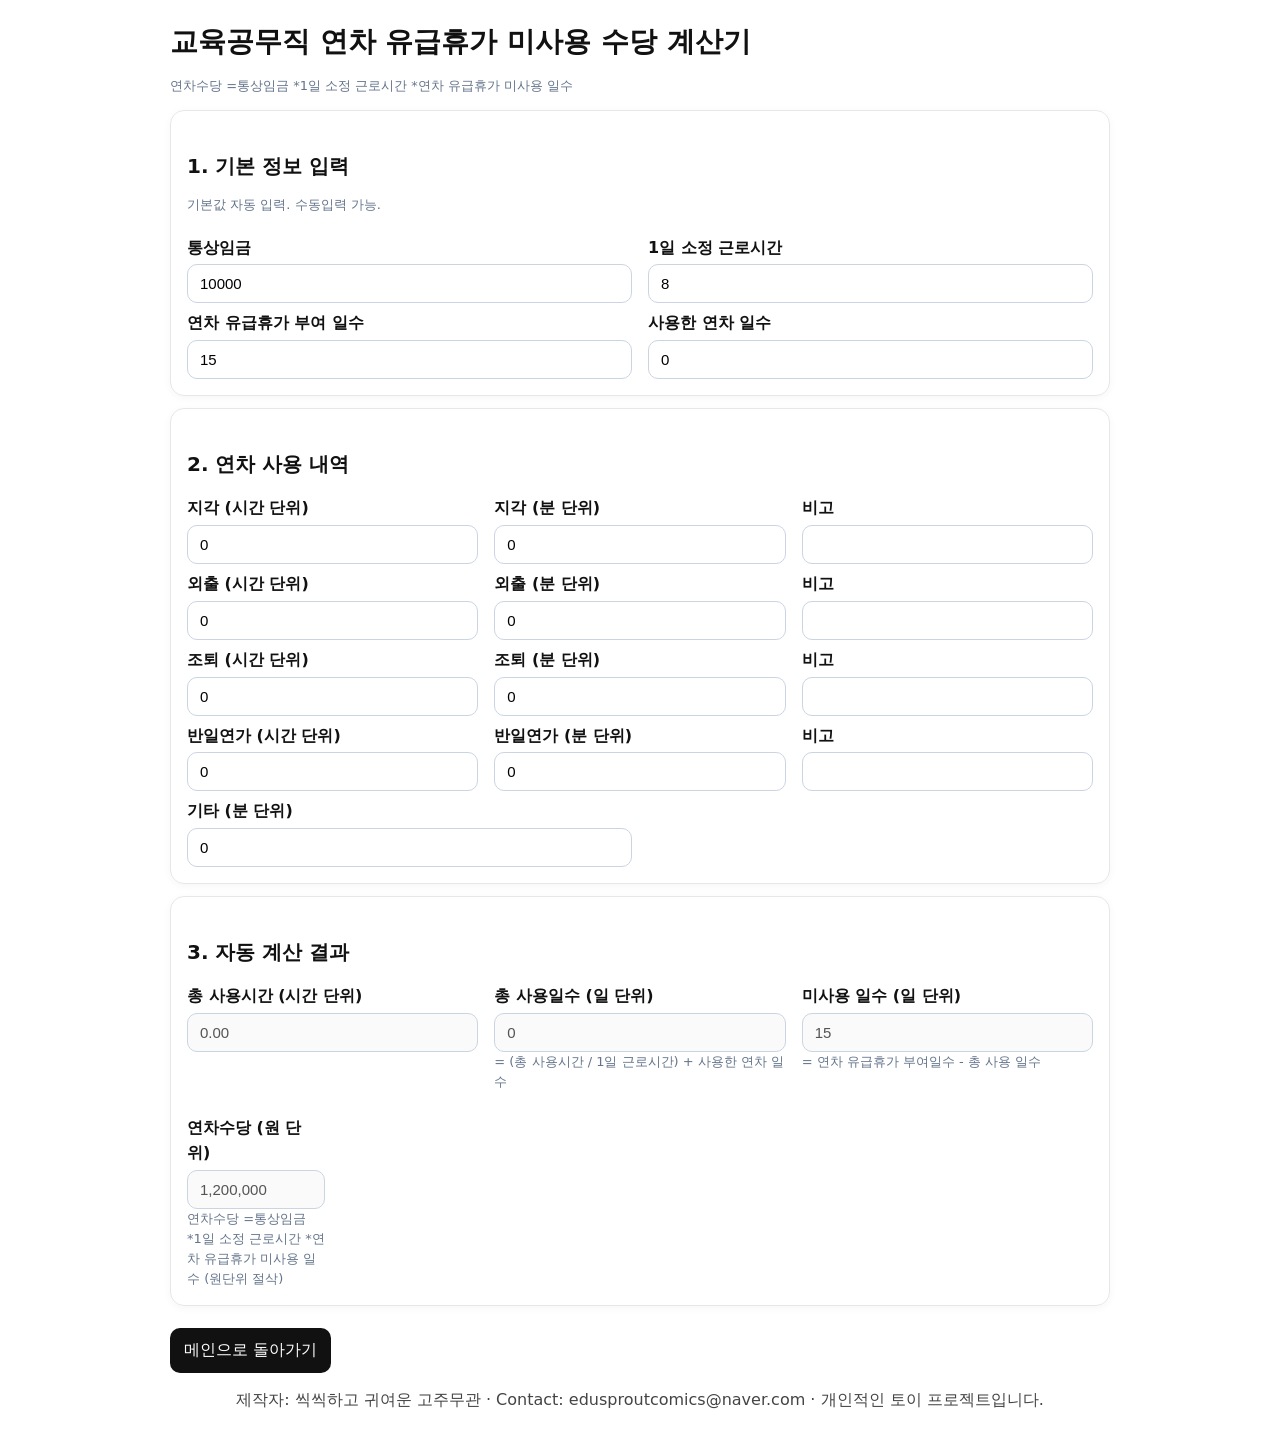
<file: annual-leave-pay/index.html>
<!DOCTYPE html>
<html lang="ko">
<head>
  <meta charset="utf-8" />
  <meta name="viewport" content="width=device-width,initial-scale=1" />
  <title>교육공무직 연차 유급휴가 미사용 수당 계산기</title>

  <script src="/static/disable-copy.js"></script>
  <style>
    :root{--gap:14px}
    body{
      font-family:system-ui,-apple-system,Segoe UI,Roboto,Arial,'Malgun Gothic',sans-serif;
      line-height:1.55;
      color:#111;
      padding:20px;
      max-width:980px;
      margin:0 auto;
    }
    h1{font-size:28px;margin:0 0 12px}
    h2{font-size:20px;margin:24px 0 8px}
    .card{
      border:1px solid #e5e7eb;
      border-radius:14px;
      padding:16px;
      margin:12px 0;
      box-shadow:0 2px 8px rgba(0,0,0,.04);
    }
    label{display:block;font-weight:600;margin:8px 0 4px}
    input,select,button{font-size:15px}
    input,select{
      width:100%;
      padding:10px 12px;
      border:1px solid #cbd5e1;
      border-radius:10px;
    }
    .row{
      display:grid;
      grid-template-columns:repeat(2,minmax(0,1fr));
      gap:var(--gap);
    }
    .row3{
      display:grid;
      grid-template-columns:repeat(3,minmax(0,1fr));
      gap:var(--gap);
    }
    .muted{color:#64748b;font-size:13px}
    .btn{
      display:inline-block;
      background:#111;
      color:#fff;
      padding:10px 14px;
      border-radius:10px;
      text-decoration:none;
      border:0;
      cursor:pointer;
    }
    table{
      width:100%;
      border-collapse:collapse;
      margin-top:8px;
    }
    th,td{
      border:1px solid #e5e7eb;
      padding:8px;
      text-align:center;
    }
    th{background:#f8fafc}
    .stack{display:flex;flex-direction:column;gap:8px}
    .exitem{
      border:1px dashed #e2e8f0;
      padding:10px;
      border-radius:10px;
      margin-top:8px;
    }
    *{box-sizing:border-box}
    .row > *,
    .row3 > *{
      min-width:0; 
    }
    :root{--gap:16px}
    @media (max-width: 900px){
      .row,
      .row3{
        grid-template-columns:1fr;
      }
    }
  </style>
</head>
<body>
<h1>교육공무직 연차 유급휴가 미사용 수당 계산기</h1>
  
<p class="muted">연차수당 =통상임금 *1일 소정 근로시간 *연차 유급휴가 미사용 일수</p>

<div class="card">
  <h2>1. 기본 정보 입력</h2>
  <p class="muted">기본값 자동 입력. 수동입력 가능.</p>
  <div class="row">
    <div>
      <label>통상임금</label>
      <input id="hourly" type="number" min="0" step="10" value="10000" />
    </div>
    <div>
      <label>1일 소정 근로시간</label>
      <input id="hoursPerDay" type="number" min="0" step="0.5" value="8" />
    </div>
  </div>
  <div class="row">
    <div>
      <label>연차 유급휴가 부여 일수</label>
      <input id="grantedDays" type="number" min="0" step="1" value="15" />
    </div>
    <div>
      <label>사용한 연차 일수</label>
      <input id="usedDays" type="number" min="0" step="1" value="0" />
    </div>
  </div>
</div>

<div class="card">
  <h2>2. 연차 사용 내역</h2>

  <div class="row3">
    <div>
      <label>지각 (시간 단위)</label>
      <input id="h1" type="number" min="0" step="1" value="0" />
    </div>
    <div>
      <label>지각 (분 단위)</label>
      <input id="m1" type="number" min="0" step="1" value="0" />
    </div>
    <div>
      <label>비고</label>
      <input placeholder=" " />
    </div>
  </div>

  <div class="row3">
    <div>
      <label>외출 (시간 단위)</label>
      <input id="h2" type="number" min="0" step="1" value="0" />
    </div>
    <div>
      <label>외출 (분 단위)</label>
      <input id="m2" type="number" min="0" step="1" value="0" />
    </div>
    <div>
      <label>비고</label>
      <input placeholder=" " />
    </div>
  </div>

  <div class="row3">
    <div>
      <label>조퇴 (시간 단위)</label>
      <input id="h3" type="number" min="0" step="1" value="0" />
    </div>
    <div>
      <label>조퇴 (분 단위)</label>
      <input id="m3" type="number" min="0" step="1" value="0" />
    </div>
    <div>
      <label>비고</label>
      <input placeholder=" " />
    </div>
  </div>

  <div class="row3">
    <div>
      <label>반일연가 (시간 단위)</label>
      <input id="h4" type="number" min="0" step="1" value="0" />
    </div>
    <div>
      <label>반일연가 (분 단위)</label>
      <input id="m4" type="number" min="0" step="1" value="0" />
    </div>
    <div>
      <label>비고</label>
      <input placeholder=" " />
    </div>
  </div>

  <div class="row">
    <div>
      <label>기타 (분 단위)</label>
      <input id="extraMin" type="number" min="0" step="1" value="0" />
    </div>
    <div></div>
  </div>
</div>

<div class="card">
  <h2>3. 자동 계산 결과</h2>
  <div class="row3">
    <div>
      <label>총 사용시간 (시간 단위)</label>
      <input id="totalHours" disabled />
    </div>
    <div>
      <label>총 사용일수 (일 단위)</label>
      <input id="totalUsedDays" disabled />
      <div class="muted">= (총 사용시간 / 1일 근로시간) + 사용한 연차 일수</div>
    </div>
    <div>
      <label>미사용 일수 (일 단위)</label>
      <input id="unusedDays" disabled />
      <div class="muted">= 연차 유급휴가 부여일수 - 총 사용 일수</div>
    </div>
    <div class="row">
      <div>
        <label>연차수당 (원 단위)</label>
        <input id="allowance" disabled />
        <div class="muted">
          연차수당 =통상임금 *1일 소정 근로시간 *연차 유급휴가 미사용 일수 (원단위 절삭)
        </div>
      </div>
    </div>
  </div>

</div>

<script>

  function val(id) {
    var el = document.getElementById(id);
    return parseFloat((el && el.value) || "0");
  }

  function calc() {
    // 기본 값
    var hourly  = val("hourly");       // 통상임금 시급
    var hpd     = val("hoursPerDay");  // 1일 근로시간
    var granted = val("grantedDays");  // 부여 연차
    var used    = val("usedDays");     // 이미 사용한 연차(일수)

    // 지각/외출/조퇴/반일연가 사용 내역역 시간/분 합산
    var h = val("h1") + val("h2") + val("h3") + val("h4");
    var m = val("m1") + val("m2") + val("m3") + val("m4") + val("extraMin");

    var totalHours = h + m / 60; // 총 사용시간 (시간 단위)

    // 1일 근로시간이 0이면 방어적으로 8시간을 기본값으로 사용
    var baseHoursPerDay = hpd > 0 ? hpd : 8;

    // 총 사용일수 = (총 사용시간 / 1일 근로시간) + 직접 입력한 사용일수
    var totalUsedDays = Math.floor(totalHours / baseHoursPerDay) + used;
    var unused        = Math.max(granted - totalUsedDays, 0);

    var raw       = (hourly * hpd) * unused; 
    var allowance = Math.floor(raw / 10) * 10; // 원 단위 절삭

    document.getElementById("totalHours").value    = totalHours.toFixed(2);
    document.getElementById("totalUsedDays").value = totalUsedDays.toFixed(0);
    document.getElementById("unusedDays").value    = unused.toFixed(0);
    document.getElementById("allowance").value     = Math.round(allowance).toLocaleString();
  }

  // 입력 바뀔 때마다 자동 계산
  document.querySelectorAll("input").forEach(function (el) {
    el.addEventListener("input", calc);
  });

  // 초기 1회 계산
  calc();
</script>

      <a class="btn" href="/" style="margin-top:10px;">메인으로 돌아가기</a>
  
<footer style="text-align:center; margin-top:15px; color:#444;">
  제작자: 씩씩하고 귀여운 고주무관 · Contact: edusproutcomics@naver.com · 개인적인 토이 프로젝트입니다.
</footer>

  <script src="/static/global-loader.js?v=1"></script>
  
</body>
</html>
</file>
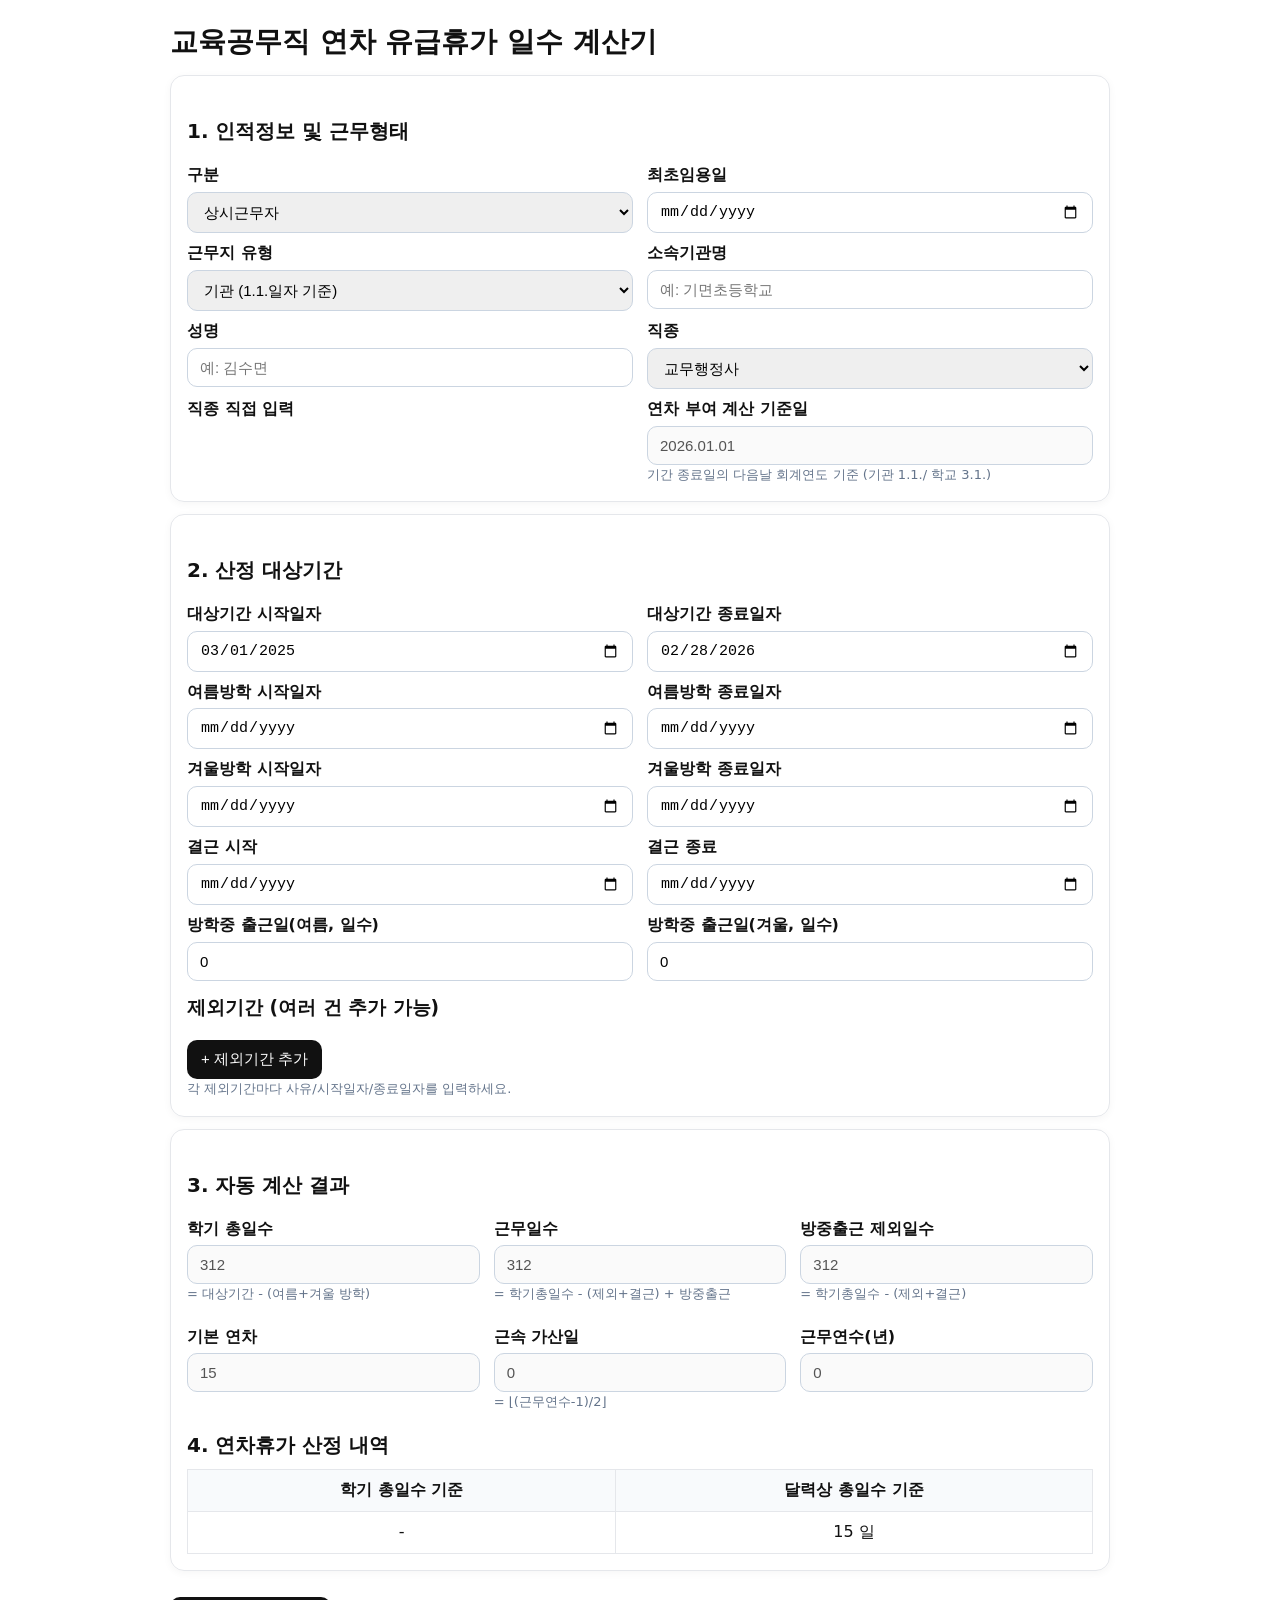
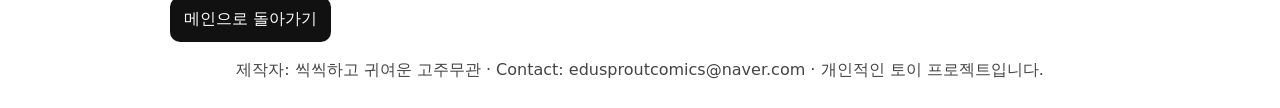
<file: annual-leave/index.html>
<!doctype html>
<html lang="ko">
<head>
  <meta charset="utf-8">
  <meta name="viewport" content="width=device-width,initial-scale=1">
  <title>교육공무직 연차 유급휴가 일수 계산기</title>
  <style>
    :root{--gap:14px}
    *{box-sizing:border-box}
    body{
      font-family:system-ui,-apple-system,Segoe UI,Roboto,Arial,'Malgun Gothic',sans-serif;
      line-height:1.55;
      color:#111;
      padding:20px;
      max-width:980px;
      margin:0 auto;
    }
    h1{font-size:28px;margin:0 0 12px}
    h2{font-size:20px;margin:24px 0 8px}
    .card{
      border:1px solid #e5e7eb;
      border-radius:14px;
      padding:16px;
      margin:12px 0;
      box-shadow:0 2px 8px rgba(0,0,0,.04);
    }
    label{display:block;font-weight:600;margin:8px 0 4px}
    input,select,button{font-size:15px}
    input,select{
      width:100%;
      padding:10px 12px;
      border:1px solid #cbd5e1;
      border-radius:10px;
    }
    .row{
      display:grid;
      grid-template-columns:repeat(2,minmax(0,1fr));
      gap:var(--gap);
    }
    .row3{
      display:grid;
      grid-template-columns:repeat(3,minmax(0,1fr));
      gap:var(--gap);
    }
    .muted{color:#64748b;font-size:13px}
    .btn{
      display:inline-block;
      background:#111;
      color:#fff;
      padding:10px 14px;
      border-radius:10px;
      text-decoration:none;
      border:0;
      cursor:pointer;
    }
    table{
      width:100%;
      border-collapse:collapse;
      margin-top:8px;
    }
    th,td{
      border:1px solid #e5e7eb;
      padding:8px;
      text-align:center;
    }
    th{background:#f8fafc}
    .stack{display:flex;flex-direction:column;gap:8px}
    .exitem{
      border:1px dashed #e2e8f0;
      padding:10px;
      border-radius:10px;
      margin-top:8px;
    }
    @media (max-width: 900px){
      .row,
      .row3{
        grid-template-columns:1fr;
      }
    }
  </style>
</head>
<body>
<h1>교육공무직 연차 유급휴가 일수 계산기</h1>

<!-- 1. 인적정보 및 근무형태 -->
<div class="card">
  <h2>1. 인적정보 및 근무형태</h2>
  <div class="row">
    <div>
      <label>구분</label>
      <select id="type">
        <option>상시근무자</option>
        <option>방학중비상시근무자</option>
      </select>
    </div>
    <div>
      <label>최초임용일</label>
      <input type="date" id="firstHire">
    </div>
  </div>
  <div class="row">
    <div>
      <label>근무지 유형</label>
      <select id="grantOrg">
        <option value="기관">기관 (1.1.일자 기준)</option>
        <option value="학교">학교 (3.1.일자 기준)</option>
      </select>
    </div>
    <div>
      <label>소속기관명</label>
      <input type="text" id="orgName" placeholder="예: 기면초등학교">
    </div>
  </div>
  <div class="row">
    <div>
      <label>성명</label>
      <input type="text" id="empName" placeholder="예: 김수면">
    </div>
    <div>
      <label>직종</label>
      <select id="jobSelect">
        <option selected>교무행정사</option>
        <option>유치원방과후교육사</option>
        <option>장애유아지도사(유)</option>
        <option>장애유아지도사(유)(단시간)</option>
        <option>영양사</option>
        <option>기숙사생활지도원</option>
        <option>학교운동부지도자</option>
        <option>교육복지사(학교)</option>
        <option>전문상담사</option>
        <option>건강실무사(유)</option>
        <option>통학차량운전원</option>
        <option>발명실무원</option>
        <option>통학지도원(특수학교)</option>
        <option>특수교육지도사</option>
        <option>조리사</option>
        <option>조리실무사</option>
        <option>장애유아지도사(특)</option>
        <option>장애유아지도사(특)(단시간)</option>
        <option>직업지도사</option>
        <option>학교치료사</option>
        <option>초등돌봄전담사</option>
        <option>학교도서관사서</option>
        <option>학교도서관실무사</option>
        <option>건강실무사</option>
        <option>방과후전담사</option>
        <option>영양사(기숙학교)</option>
        <option>늘봄학교전담사</option>
        <option>직접 입력</option>
      </select>
    </div>
  </div>
  <div class="row">
    <div>
      <label>직종 직접 입력</label>
      <input type="text" id="jobCustom" placeholder="직접 입력" style="display:none">
    </div>
    <div>
      <label>연차 부여 계산 기준일</label>
      <input id="refDate" disabled>
      <div class="muted">기간 종료일의 다음날 회계연도 기준 (기관 1.1./ 학교 3.1.)</div>
    </div>
  </div>
</div>

<!-- 2. 산정 대상기간 -->
<div class="card">
  <h2>2. 산정 대상기간</h2>
  <div class="row">
    <div><label>대상기간 시작일자</label><input type="date" id="periodStart" value="2025-03-01"></div>
    <div><label>대상기간 종료일자</label><input type="date" id="periodEnd" value="2026-02-28"></div>
  </div>
  <div class="row">
    <div><label>여름방학 시작일자</label><input type="date" id="vac1Start"></div>
    <div><label>여름방학 종료일자</label><input type="date" id="vac1End"></div>
  </div>
  <div class="row">
    <div><label>겨울방학 시작일자</label><input type="date" id="vac2Start"></div>
    <div><label>겨울방학 종료일자</label><input type="date" id="vac2End"></div>
  </div>
    <div class="row">
    <div><label>결근 시작</label><input type="date" id="absStart"></div>
    <div><label>결근 종료</label><input type="date" id="absEnd"></div>
  </div>
  <div class="row">
    <div><label>방학중 출근일(여름, 일수)</label><input type="number" id="vac1Work" value="0" min="0"></div>
    <div><label>방학중 출근일(겨울, 일수)</label><input type="number" id="vac2Work" value="0" min="0"></div>
  </div>

  <h3 style="margin-top:12px">제외기간 (여러 건 추가 가능)</h3>
  <div id="exList"></div>
  <button class="btn" id="addExBtn" type="button">+ 제외기간 추가</button>
  <div class="muted">각 제외기간마다 사유/시작일자/종료일자를 입력하세요.</div>
</div>

<!-- 3. 자동 계산 결과 -->
<div class="card">
  <h2>3. 자동 계산 결과</h2>
  <div class="row3">
    <div>
      <label>학기 총일수</label>
      <input id="daysSemester" disabled>
      <div class="muted">= 대상기간 - (여름+겨울 방학)</div>
    </div>
    <div>
      <label>근무일수</label>
      <input id="daysWorked" disabled>
      <div class="muted">= 학기총일수 - (제외+결근) + 방중출근</div>
    </div>
    <div>
      <label>방중출근 제외일수</label>
      <input id="daysNoVacWork" disabled>
      <div class="muted">= 학기총일수 - (제외+결근)</div>
    </div>
  </div>
  <div class="row3" style="margin-top:12px">
    <div>
      <label>기본 연차</label>
      <input id="baseLeave" disabled>
    </div>
    <div>
      <label>근속 가산일</label>
      <input id="extraLeave" disabled>
      <div class="muted">= ⌊(근무연수-1)/2⌋</div>
    </div>
    <div>
      <label>근무연수(년)</label>
      <input id="years" disabled>
    </div>
  </div>

  <h2 style="margin-top:18px">4. 연차휴가 산정 내역</h2>
  <table>
    <thead>
      <tr>
        <th>학기 총일수 기준</th>
        <th>달력상 총일수 기준</th>
      </tr>
    </thead>
    <tbody>
      <tr>
        <td id="ruleSemester">-</td>
        <td id="ruleCalendar">-</td>
      </tr>
    </tbody>
  </table>
</div>

<p>
    <a class="btn" href="/" style="margin-top:10px;">메인으로 돌아가기</a>
</p>

<!-- 연차 일수 계산 로직 -->
<script src="./script.js"></script>

<footer style="text-align:center; margin-top:15px; color:#444;">
  제작자: 씩씩하고 귀여운 고주무관 · Contact: edusproutcomics@naver.com · 개인적인 토이 프로젝트입니다.
</footer>

  <script src="/static/global-loader.js?v=1"></script>
  
</body>
</html>
</file>
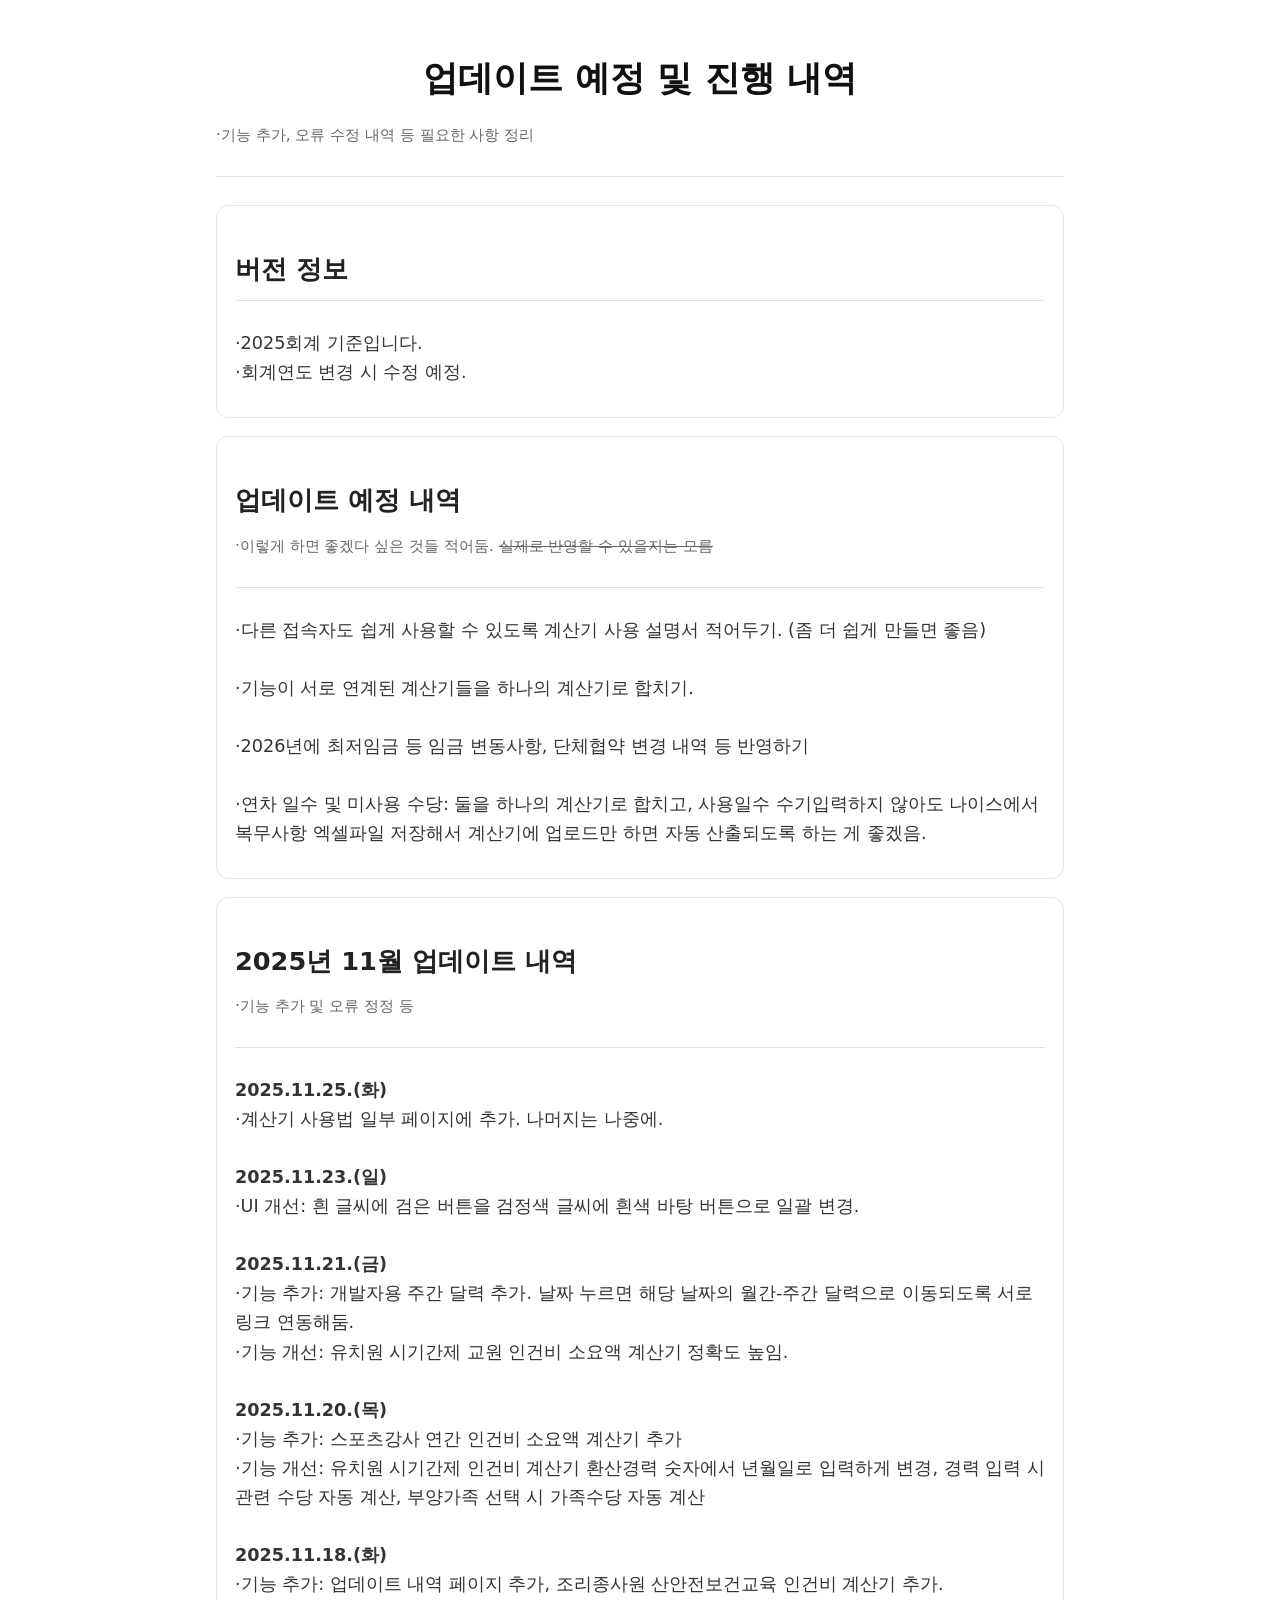
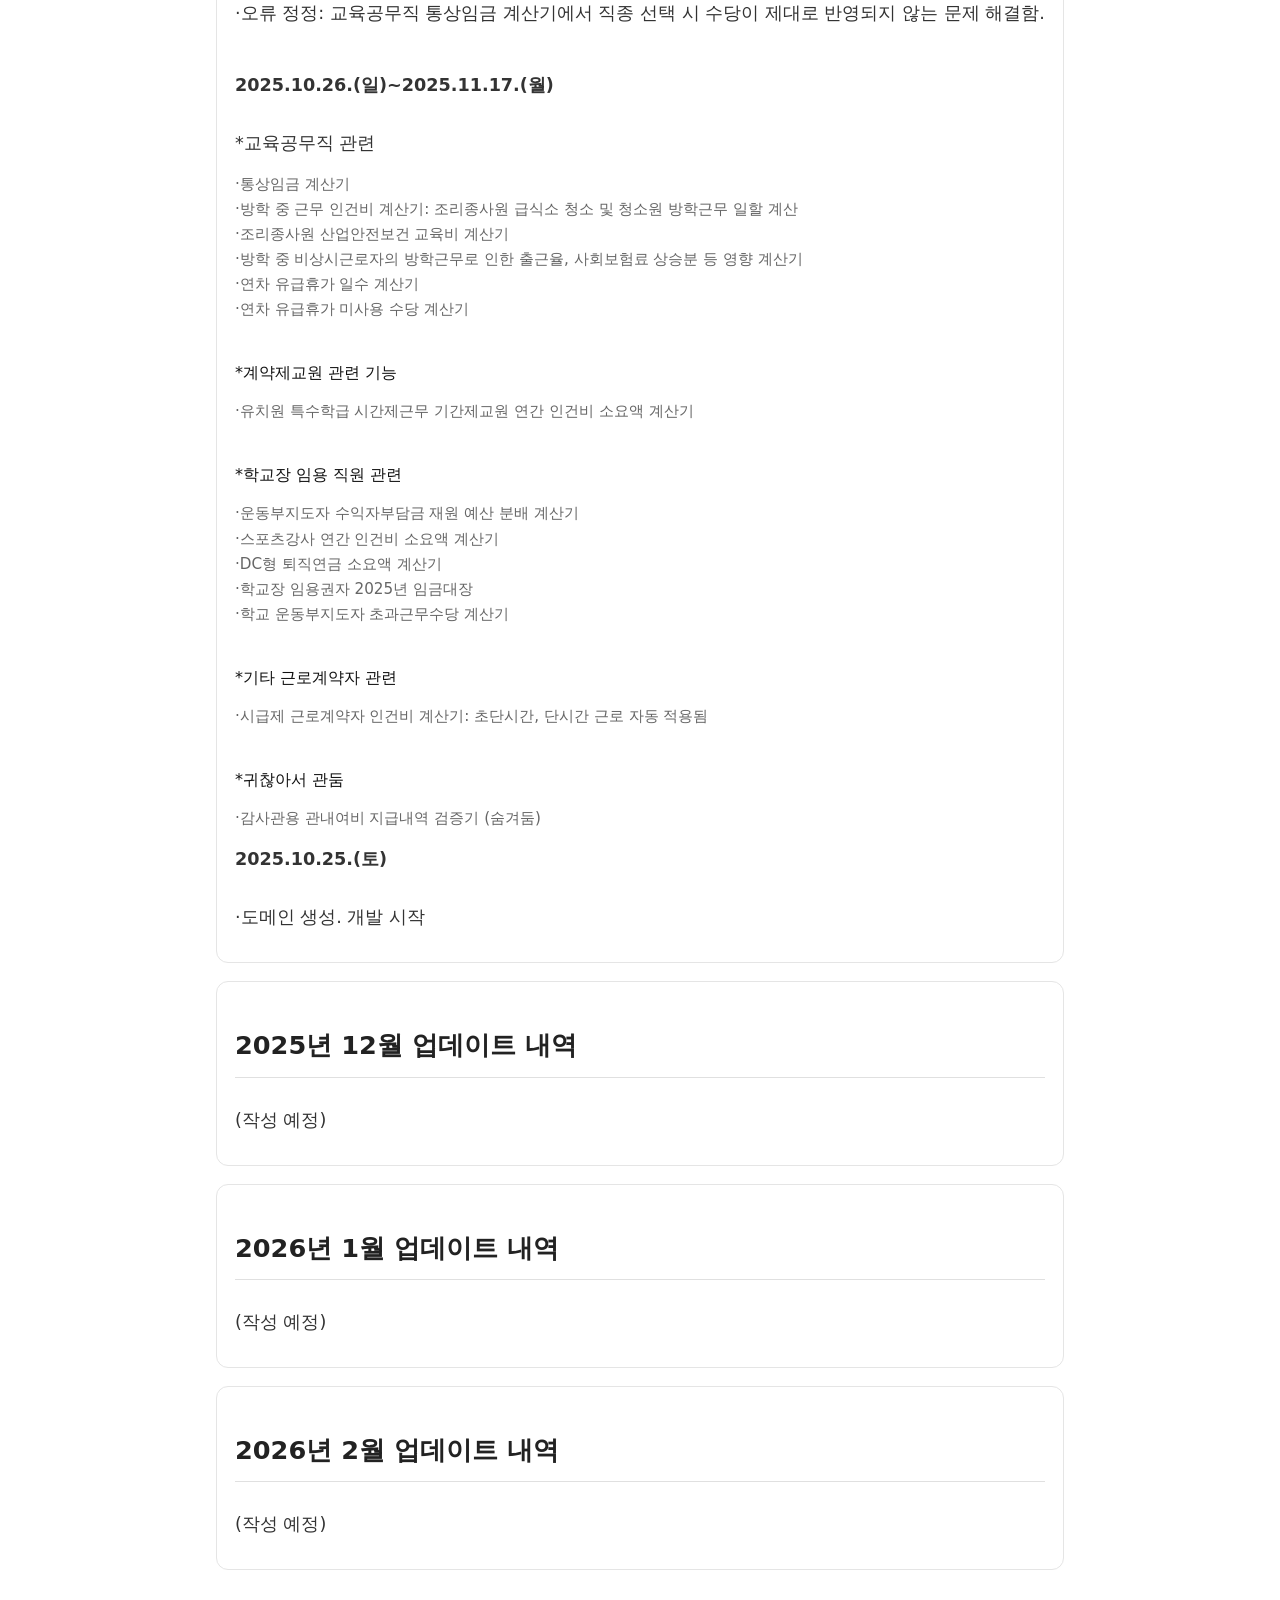
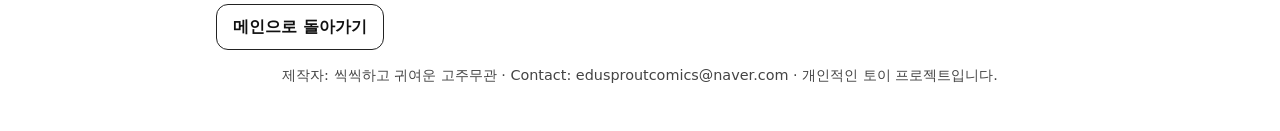
<file: change-log/index.html>
<!doctype html>
<html lang="ko">
<head>
  <meta charset="utf-8" />
  <meta name="viewport" content="width=device-width, initial-scale=1" />
  <title>업데이트 진행 내역 및 예정 내역</title>
  <link rel="icon" href="/static/favicon.ico" />
  <link rel="stylesheet" href="/static/style.css" />
  <style>
    body{
      color:#111;
      background:#fff;
      font-family:system-ui,-apple-system,"Segoe UI",Roboto,"Helvetica Neue",Arial,
      "Apple SD Gothic Neo","Noto Sans KR","맑은 고딕",sans-serif;
    }

    main{
      max-width:880px;
      margin:0 auto;
      padding:24px 16px; 
    }

    .section{
      border:1px solid #e5e5e5;
      border-radius:12px;
      padding:16px 18px;
      margin:18px 0; 
    }

    h1{
      font-size:1.75rem;
      margin:18px 0 8px;
      text-align:center; /* 중앙 정렬 */
    }

    h2{
      font-size:1.2rem;
      margin:0 0 12px;
      color:#222;
    }

    p{
      line-height:1.65;
      margin:10px 0;
      color:#333;
    }

    .muted{
      color:#666;
      font-size:0.9rem;
    }

    a.btn{
      display:inline-block;
      margin-top:16px;
      padding:10px 16px;
      border:1px solid #222;
      border-radius:12px;
      text-decoration:none;
      color:#111;
      font-weight:600;
    }

    footer{
      margin:40px 0 20px;
      color:#333;
      font-size:0.9rem;
    }

    hr{
      border:none;
      border-top:1px solid #ddd;
      margin:28px 0;
    }
  </style>
</head>

<body>
  <main>
    <h1>업데이트 예정 및 진행 내역</h1>
    <p class="muted">·기능 추가, 오류 수정 내역 등 필요한 사항 정리</p>
    <hr />


    
    <section class="section">
      <h2>버전 정보</h2>
      <hr />
      <p>
        ·2025회계 기준입니다.<br/>
        ·회계연도 변경 시 수정 예정.<br/>
      </p>
      
    </section>



      
    <section class="section">
      <h2>업데이트 예정 내역</h2>
      <p class="muted">
        ·이렇게 하면 좋겠다 싶은 것들 적어둠. <s>실제로 반영할 수 있을지는 모름</s>
      </p>
      <hr />
      <p>
        ·다른 접속자도 쉽게 사용할 수 있도록 계산기 사용 설명서 적어두기. (좀 더 쉽게 만들면 좋음)<br />
        <br />
        ·기능이 서로 연계된 계산기들을 하나의 계산기로 합치기. <br />
        <br />
        ·2026년에 최저임금 등 임금 변동사항, 단체협약 변경 내역 등 반영하기 <br/>
        <br />
        ·연차 일수 및 미사용 수당: 둘을 하나의 계산기로 합치고, 
        사용일수 수기입력하지 않아도 나이스에서 복무사항 엑셀파일 저장해서 계산기에 업로드만 하면 
        자동 산출되도록 하는 게 좋겠음. <br />
      </p>
    </section>

<!-- ================================ 구분선 ================================ -->

    
    <section class="section">
      <h2>2025년 11월 업데이트 내역</h2>
      <p class="muted">·기능 추가 및 오류 정정 등</p>
    <hr />

      
      <p>

        <b>2025.11.25.(화)</b> <br />
        ·계산기 사용법 일부 페이지에 추가. 나머지는 나중에.  <br />
        <br />
        
        <b>2025.11.23.(일)</b> <br />
        ·UI 개선: 흰 글씨에 검은 버튼을 검정색 글씨에 흰색 바탕 버튼으로 일괄 변경. <br />
        <br />

        
        <b>2025.11.21.(금)</b> <br />
        ·기능 추가: 개발자용 주간 달력 추가. 날짜 누르면 해당 날짜의 월간-주간 달력으로 이동되도록 서로 링크 연동해둠.<br />
        ·기능 개선: 유치원 시기간제 교원 인건비 소요액 계산기 정확도 높임.<br />
        <br />
        
        <b>2025.11.20.(목)</b> <br />
        ·기능 추가: 스포츠강사 연간 인건비 소요액 계산기 추가 <br />
        ·기능 개선: 유치원 시기간제 인건비 계산기 환산경력 숫자에서 년월일로 입력하게 변경, 경력 입력 시 관련 수당 자동 계산, 부양가족 선택 시 가족수당 자동 계산 <br />
        <br />
        
        <b>2025.11.18.(화)</b> <br />
        ·기능 추가: 업데이트 내역 페이지 추가, 조리종사원 산안전보건교육 인건비 계산기 추가. <br />
        ·오류 정정: 교육공무직 통상임금 계산기에서 직종 선택 시
        수당이 제대로 반영되지 않는 문제 해결함. <br/>
        <br/>
      </p>

      <p>
        <b>2025.10.26.(일)~2025.11.17.(월)</b><br/>
        <br/>
        *교육공무직 관련<br/>
        <p class="muted">
          ·통상임금 계산기<br/>
          ·방학 중 근무 인건비 계산기: 조리종사원 급식소 청소 및 청소원 방학근무 일할 계산<br/>
          ·조리종사원 산업안전보건 교육비 계산기 <br/>
          ·방학 중 비상시근로자의 방학근무로 인한 출근율, 사회보험료 상승분 등 영향 계산기<br/>
          ·연차 유급휴가 일수 계산기<br/>
          ·연차 유급휴가 미사용 수당 계산기 <br/>
          <br/>
        </p>
        
        *계약제교원 관련 기능<br/>
      <p class="muted">
        ·유치원 특수학급 시간제근무 기간제교원 연간 인건비 소요액 계산기<br/>
        <br/>
      </p>

        
        *학교장 임용 직원 관련<br/>
      <p class="muted">
        ·운동부지도자 수익자부담금 재원 예산 분배 계산기<br/>
        ·스포츠강사 연간 인건비 소요액 계산기<br/>
        ·DC형 퇴직연금 소요액 계산기<br/>
        ·학교장 임용권자 2025년 임금대장 <br/>
        ·학교 운동부지도자 초과근무수당 계산기<br/>
        <br/>
      </p>

       *기타 근로계약자 관련<br/>
       <p class="muted">
       ·시급제 근로계약자 인건비 계산기: 초단시간, 단시간 근로 자동 적용됨 <br/>
        <br/>
       </p>
      
      *귀찮아서 관둠<br/>
      <p class="muted">
      ·감사관용 관내여비 지급내역 검증기 (숨겨둠) <br/>
      </p>
    </p>

      <p><b>2025.10.25.(토)</b><br/>
      <br/>
      ·도메인 생성. 개발 시작
      </p>

      
    </section>


<!-- ================================ 구분선 ================================ -->



    
    <section class="section">
      <h2>2025년 12월 업데이트 내역</h2>
      <hr />
      <p>(작성 예정)</p>
    </section>


<!-- ================================ 구분선 ================================ -->


    
    <section class="section">
      <h2>2026년 1월 업데이트 내역</h2>
      <hr />
      <p>(작성 예정)</p>
    </section>


<!-- ================================ 구분선 ================================ -->


    

    <section class="section">
      <h2>2026년 2월 업데이트 내역</h2>
      <hr />
      <p>(작성 예정)</p>
    </section>



<!-- ================================ 구분선 ================================ -->

    <a href="/" class="btn">메인으로 돌아가기</a>

    <footer style="text-align:center; margin-top:15px; color:#444;">
      제작자: 씩씩하고 귀여운 고주무관 · Contact: edusproutcomics@naver.com · 개인적인 토이 프로젝트입니다.
    </footer>
  </main>
  <script src="/static/global-loader.js?v=1"></script>
</body>
</html>
</file>
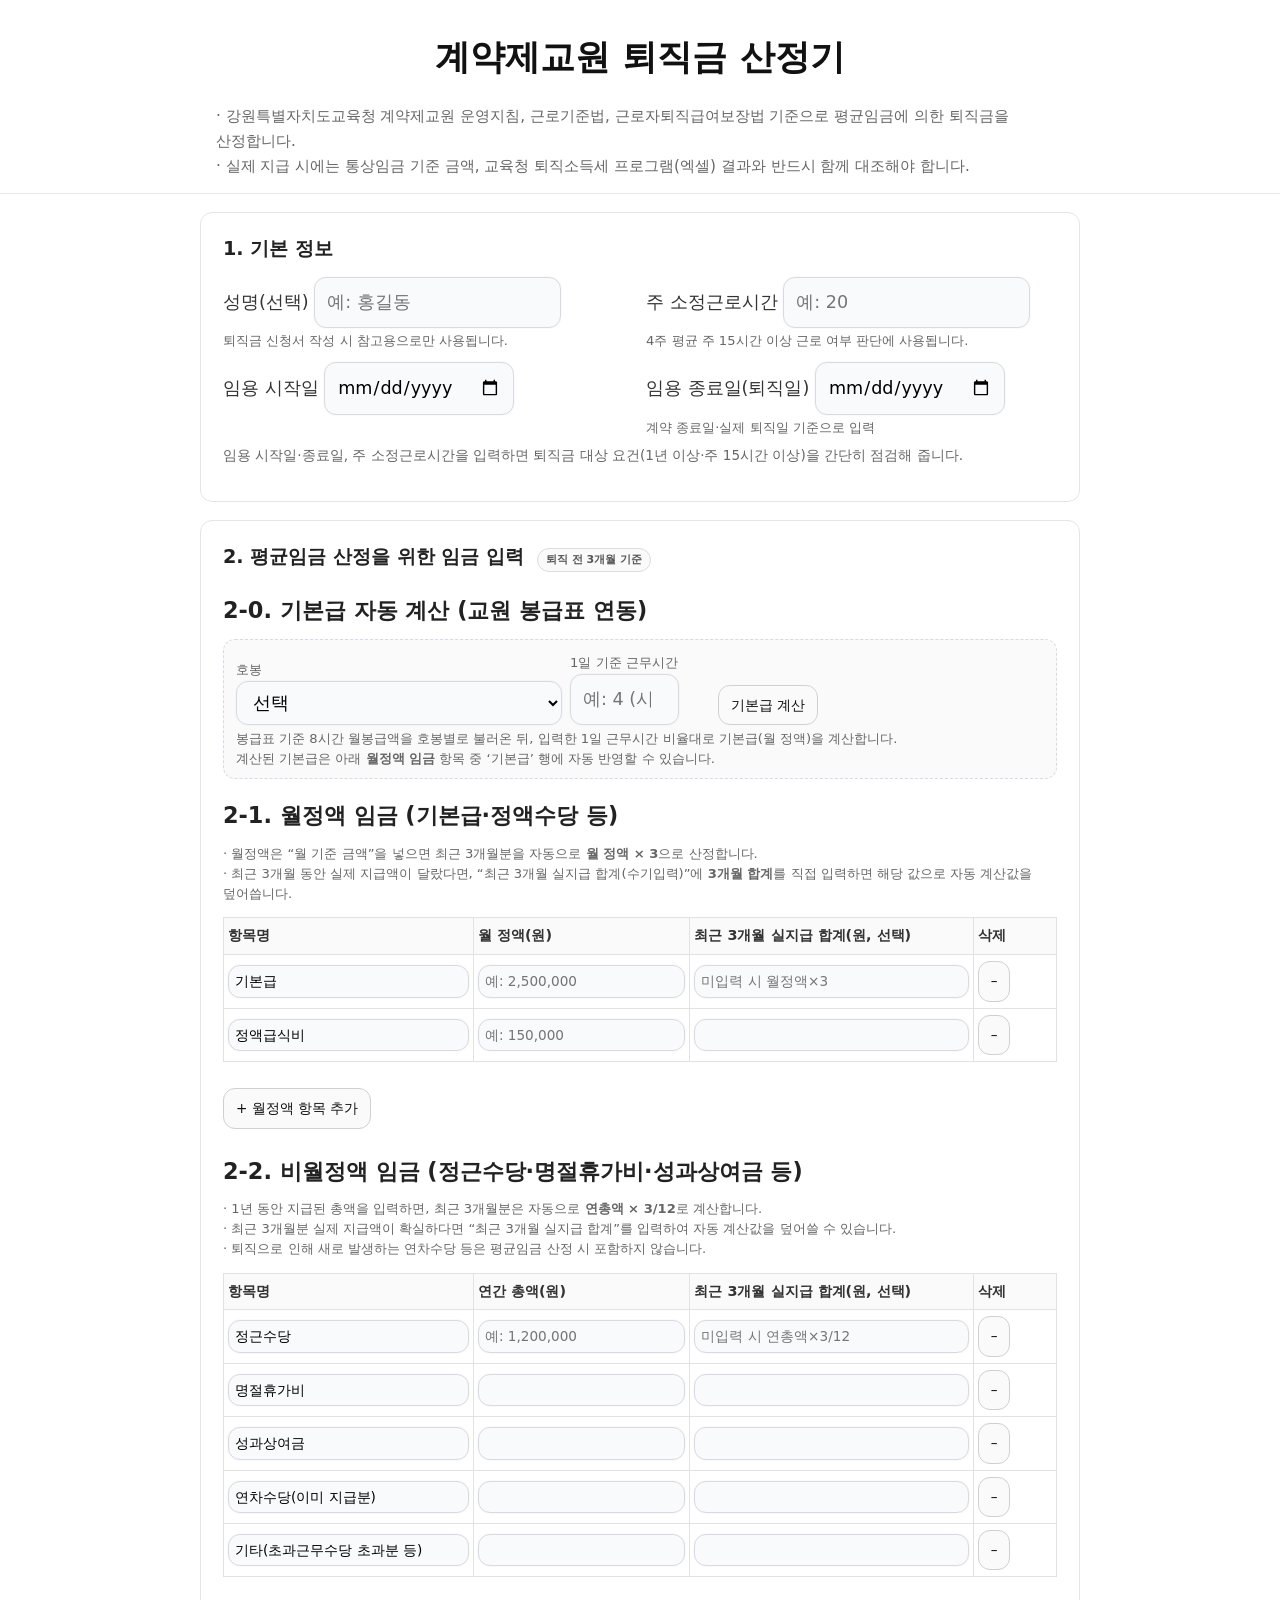
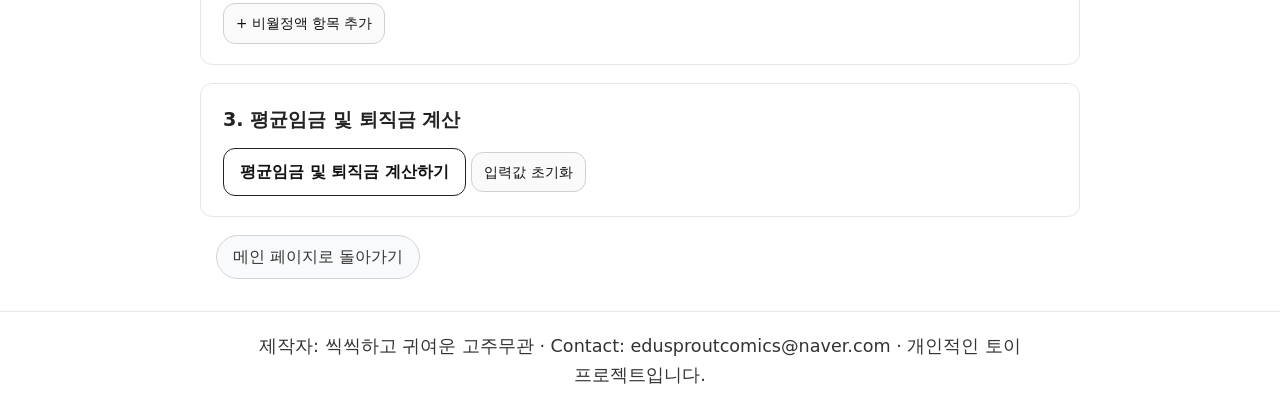
<file: contract-teacher-retirement-benefit-calculator/index.html>
<!doctype html>
<html lang="ko">
<head>
  <meta charset="utf-8" />
  <meta name="viewport" content="width=device-width, initial-scale=1" />
  <meta name="color-scheme" content="light" />
  <title>계약제교원 퇴직금 산정기</title>

  <link rel="icon" href="/static/favicon.ico" />
  <link rel="stylesheet" href="/static/style.css" />

  <script src="/static/disable-copy.js"></script>
  <script src="/static/global-loader.js"></script>

  <style>
    /* 이 페이지 전용 보조 스타일만 유지 */

    .status-text {
      margin-top: 6px;
      font-size: 0.85rem;
    }
    .status-text.ok {
      color: #25652c;
    }
    .status-text.warn {
      color: #b14545;
    }
    .status-text.hint {
      color: #666;
    }

    .small-label {
      font-size: 0.82rem;
      color: #666;
      margin-top: 2px;
      display: block;
    }

    .inline-note {
      font-size: 0.82rem;
      color: #666;
      margin-top: 4px;
      line-height: 1.5;
    }

    .badge-small {
      display: inline-block;
      padding: 2px 8px;
      border-radius: 999px;
      border: 1px solid #ddd;
      font-size: 11px;
      color: #555;
      background: #fafafa;
      margin-left: 6px;
    }

    .auto-base-box {
      border-radius: 12px;
      border: 1px dashed #d9d9e3;
      padding: 10px 12px;
      background: #fafafa;
      margin-top: 8px;
      font-size: 0.87rem;
    }

    .auto-base-row {
      display: flex;
      flex-wrap: wrap;
      gap: 8px;
      align-items: flex-end;
    }

    .auto-base-row > div {
      min-width: 140px;
    }

    .table-wrap {
      width: 100%;
      overflow-x: auto;
    }

    .table-wrap table {
      width: 100%;
      border-collapse: collapse;
      font-size: 0.9rem;
    }

    .table-wrap th,
    .table-wrap td {
      border: 1px solid #e2e2e2;
      padding: 6px 4px;
      text-align: left;
    }

    .table-wrap th {
      background: #fafafa;
      font-weight: 600;
    }

    .table-wrap input {
      width: 100%;
      box-sizing: border-box;
      padding: 4px 6px;
      font-size: 0.85rem;
    }

    .center {
      text-align: center;
    }

    .btn-lightgrey {
      display: inline-block;
      padding: 8px 12px;
      border-radius: 12px;
      border: 1px solid #d0d0d0;
      background: #fafafa;
      font-size: 0.85rem;
      cursor: pointer;
      text-decoration: none;
      color: #111;
    }

    .result-grid {
      display: grid;
      grid-template-columns: repeat(auto-fit, minmax(180px, 1fr));
      gap: 10px;
      margin-top: 10px;
      font-size: 0.9rem;
    }

    .result-item {
      border: 1px dashed #ddd;
      border-radius: 10px;
      padding: 8px 10px;
      background: #fcfcfc;
    }

    .result-item-wide {
      grid-column: 1 / -1;
    }

    .result-value {
      margin-top: 4px;
      font-weight: 600;
    }

    .result-total {
      margin-top: 4px;
      font-size: 1.05rem;
      font-weight: 700;
    }

    @media (max-width: 600px) {
      .auto-base-row {
        flex-direction: column;
        align-items: flex-start;
      }
    }
  </style>
</head>
<body>
  <!-- 상단 레이아웃: 메인 index와 동일 구조 -->
  <header class="site-header">
    <div class="shell">
      <h1>계약제교원 퇴직금 산정기</h1>
      <p class="muted">
        · 강원특별자치도교육청 계약제교원 운영지침, 근로기준법, 근로자퇴직급여보장법 기준으로 평균임금에 의한 퇴직금을 산정합니다. <br/>
        · 실제 지급 시에는 통상임금 기준 금액, 교육청 퇴직소득세 프로그램(엑셀) 결과와 반드시 함께 대조해야 합니다. <br/>
      </p>
    </div>
  </header>

  <main>
    <div class="shell">

      <!-- 1. 기본 정보 -->
      <section class="section">
        <h2 style="font-size:1.2rem; margin:0 0 12px">1. 기본 정보</h2>

        <div style="display:grid; grid-template-columns:repeat(auto-fit,minmax(220px,1fr)); gap:12px;">
          <label>
            성명(선택)
            <input id="teacherName" type="text" placeholder="예: 홍길동">
            <span class="small-label">퇴직금 신청서 작성 시 참고용으로만 사용됩니다.</span>
          </label>

          <label>
            주 소정근로시간
            <input id="weeklyHours" type="number" min="0" step="0.1" placeholder="예: 20">
            <span class="small-label">4주 평균 주 15시간 이상 근로 여부 판단에 사용됩니다.</span>
          </label>
        </div>

        <div style="display:grid; grid-template-columns:repeat(auto-fit,minmax(220px,1fr)); gap:12px; margin-top:10px;">
          <label>
            임용 시작일
            <input id="startDate" type="date">
          </label>
          <label>
            임용 종료일(퇴직일)
            <input id="endDate" type="date">
            <span class="small-label">계약 종료일·실제 퇴직일 기준으로 입력</span>
          </label>
        </div>

        <p id="eligibilityMsg" class="status-text hint">
          임용 시작일·종료일, 주 소정근로시간을 입력하면 퇴직금 대상 요건(1년 이상·주 15시간 이상)을 간단히 점검해 줍니다.
        </p>
      </section>

      <!-- 2. 임금 입력 -->
      <section class="section">
        <h2 style="font-size:1.2rem; margin:0 0 12px">
          2. 평균임금 산정을 위한 임금 입력
          <span class="badge-small">퇴직 전 3개월 기준</span>
        </h2>

        <!-- 2-0. 기본급 자동 계산 (호봉표 연동) -->
        <h3>2-0. 기본급 자동 계산 (교원 봉급표 연동)</h3>
        <div class="auto-base-box">
          <div class="auto-base-row">
            <div>
              <span class="small-label">호봉</span>
              <select id="stepSelect">
                <option value="">선택</option>
              </select>
            </div>
            <div>
              <span class="small-label">1일 기준 근무시간</span>
              <input id="hoursPerDay" type="number" min="1" max="8" step="0.5" placeholder="예: 4 (시간제)">
            </div>
            <div>
              <button type="button" id="btnCalcBasePay" class="btn-lightgrey">기본급 계산</button>
            </div>
          </div>
          <div id="autoBaseInfo" class="inline-note">
            봉급표 기준 8시간 월봉급액을 호봉별로 불러온 뒤, 입력한 1일 근무시간 비율대로 기본급(월 정액)을 계산합니다.<br>
            계산된 기본급은 아래 <strong>월정액 임금</strong> 항목 중 ‘기본급’ 행에 자동 반영할 수 있습니다.
          </div>
        </div>

        <!-- 2-1. 월정액 임금 -->
        <h3 style="margin-top:18px">2-1. 월정액 임금 (기본급·정액수당 등)</h3>
        <p class="inline-note">
          · 월정액은 “월 기준 금액”을 넣으면 최근 3개월분을 자동으로 <strong>월 정액 × 3</strong>으로 산정합니다.<br>
          · 최근 3개월 동안 실제 지급액이 달랐다면, “최근 3개월 실지급 합계(수기입력)”에 <strong>3개월 합계</strong>를 직접 입력하면 해당 값으로 자동 계산값을 덮어씁니다.
        </p>

        <div class="table-wrap">
          <table aria-label="월정액 임금 입력">
            <thead>
              <tr>
                <th style="width:30%">항목명</th>
                <th style="width:26%">월 정액(원)</th>
                <th style="width:34%">최근 3개월 실지급 합계(원, 선택)</th>
                <th style="width:10%">삭제</th>
              </tr>
            </thead>
            <tbody id="monthlyRows">
              <tr>
                <td><input type="text" name="monthlyName" value="기본급"></td>
                <td><input type="text" name="monthlyBase" placeholder="예: 2,500,000"></td>
                <td><input type="text" name="monthlyOverride" placeholder="미입력 시 월정액×3"></td>
                <td class="center">
                  <button type="button" class="btn-lightgrey btn-remove-row">–</button>
                </td>
              </tr>
              <tr>
                <td><input type="text" name="monthlyName" value="정액급식비"></td>
                <td><input type="text" name="monthlyBase" placeholder="예: 150,000"></td>
                <td><input type="text" name="monthlyOverride" placeholder=""></td>
                <td class="center">
                  <button type="button" class="btn-lightgrey btn-remove-row">–</button>
                </td>
              </tr>
            </tbody>
          </table>
        </div>

        <button type="button" id="addMonthlyRow" class="btn-lightgrey" style="margin-top:8px">
          + 월정액 항목 추가
        </button>

        <!-- 2-2. 비월정액 임금 -->
        <h3 style="margin-top:24px">2-2. 비월정액 임금 (정근수당·명절휴가비·성과상여금 등)</h3>
        <p class="inline-note">
          · 1년 동안 지급된 총액을 입력하면, 최근 3개월분은 자동으로 <strong>연총액 × 3/12</strong>로 계산합니다. <br>
          · 최근 3개월분 실제 지급액이 확실하다면 “최근 3개월 실지급 합계”를 입력하여 자동 계산값을 덮어쓸 수 있습니다.<br>
          · 퇴직으로 인해 새로 발생하는 연차수당 등은 평균임금 산정 시 포함하지 않습니다. 
        </p>

        <div class="table-wrap">
          <table aria-label="비월정액 임금 입력">
            <thead>
              <tr>
                <th style="width:30%">항목명</th>
                <th style="width:26%">연간 총액(원)</th>
                <th style="width:34%">최근 3개월 실지급 합계(원, 선택)</th>
                <th style="width:10%">삭제</th>
              </tr>
            </thead>
            <tbody id="yearlyRows">
              <tr>
                <td><input type="text" name="yearlyName" value="정근수당"></td>
                <td><input type="text" name="yearlyAnnual" placeholder="예: 1,200,000"></td>
                <td><input type="text" name="yearlyOverride" placeholder="미입력 시 연총액×3/12"></td>
                <td class="center">
                  <button type="button" class="btn-lightgrey btn-remove-row">–</button>
                </td>
              </tr>
              <tr>
                <td><input type="text" name="yearlyName" value="명절휴가비"></td>
                <td><input type="text" name="yearlyAnnual" placeholder=""></td>
                <td><input type="text" name="yearlyOverride" placeholder=""></td>
                <td class="center">
                  <button type="button" class="btn-lightgrey btn-remove-row">–</button>
                </td>
              </tr>
              <tr>
                <td><input type="text" name="yearlyName" value="성과상여금"></td>
                <td><input type="text" name="yearlyAnnual" placeholder=""></td>
                <td><input type="text" name="yearlyOverride" placeholder=""></td>
                <td class="center">
                  <button type="button" class="btn-lightgrey btn-remove-row">–</button>
                </td>
              </tr>
              <tr>
                <td><input type="text" name="yearlyName" value="연차수당(이미 지급분)"></td>
                <td><input type="text" name="yearlyAnnual" placeholder=""></td>
                <td><input type="text" name="yearlyOverride" placeholder=""></td>
                <td class="center">
                  <button type="button" class="btn-lightgrey btn-remove-row">–</button>
                </td>
              </tr>
              <tr>
                <td><input type="text" name="yearlyName" value="기타(초과근무수당 초과분 등)"></td>
                <td><input type="text" name="yearlyAnnual" placeholder=""></td>
                <td><input type="text" name="yearlyOverride" placeholder=""></td>
                <td class="center">
                  <button type="button" class="btn-lightgrey btn-remove-row">–</button>
                </td>
              </tr>
            </tbody>
          </table>
        </div>

        <button type="button" id="addYearlyRow" class="btn-lightgrey" style="margin-top:8px">
          + 비월정액 항목 추가
        </button>
      </section>

      <!-- 3. 계산 및 결과 -->
      <section class="section">
        <h2 style="font-size:1.2rem; margin:0 0 12px">3. 평균임금 및 퇴직금 계산</h2>

        <div style="margin-top:6px">
          <button type="button" id="btnCalc" class="btn">평균임금 및 퇴직금 계산하기</button>
          <button type="button" id="btnReset" class="btn-lightgrey">입력값 초기화</button>
        </div>

        <div id="resultArea" style="margin-top:16px; display:none">
          <h3>3-1. 평균임금 산정 결과</h3>
          <div class="result-grid">
            <div class="result-item">
              <div>3개월 임금총액(A)</div>
              <div id="resTotal3m" class="result-value">-</div>
            </div>
            <div class="result-item">
              <div>3개월 총일수</div>
              <div id="resDays3m" class="result-value">-</div>
            </div>
            <div class="result-item">
              <div>1일 평균임금</div>
              <div id="resAvgDaily" class="result-value">-</div>
            </div>
            <div class="result-item">
              <div>월 평균임금 (참고)</div>
              <div id="resAvgMonthly" class="result-value">-</div>
            </div>
          </div>

          <h3 style="margin-top:18px">3-2. 근속기간 및 퇴직금(평균임금 기준)</h3>
          <div class="result-grid">
            <div class="result-item">
              <div>근속기간(달력일수 기준)</div>
              <div id="resServiceDays" class="result-value">-</div>
            </div>
            <div class="result-item">
              <div>근속연수(년 환산, 참고)</div>
              <div id="resServiceYears" class="result-value">-</div>
            </div>
            <div class="result-item result-item-wide">
              <div>퇴직금(평균임금 기준 추정)</div>
              <div id="resSeverance" class="result-total">-</div>
            </div>
          </div>

          <p class="muted" style="margin-top:12px; font-size:0.85rem;">
            · 실제 퇴직금은 <strong>평균임금</strong>과 <strong>통상임금</strong>으로 각각 산정한 금액 중 더 큰 금액을 기준으로 산정합니다. <br>
            · 본 도구는 평균임금 기준 금액만 계산하므로, 통상임금 계산기 및 교육청 퇴직소득세 프로그램(붙임 엑셀)과 반드시 함께 확인해 주세요. 
          </p>
        </div>
      </section>

      <!-- 메인으로 돌아가기 버튼 (공통 레이아웃) -->
      <div class="home-link-wrap">
        <a href="/" class="btn-home">메인 페이지로 돌아가기</a>
      </div>

    </div>
  </main>

  <footer class="site-footer">
    <div class="shell" style="text-align:center;">
      <p>
        제작자: 씩씩하고 귀여운 고주무관 · Contact: edusproutcomics@naver.com · 개인적인 토이 프로젝트입니다.
      </p>
    </div>
  </footer>

  <script src="/static/teacher-step-core.js"></script>
  <script src="app.js"></script>
   <script src="/static/global-loader.js?v=1"></script>
</body>
</html>
</file>
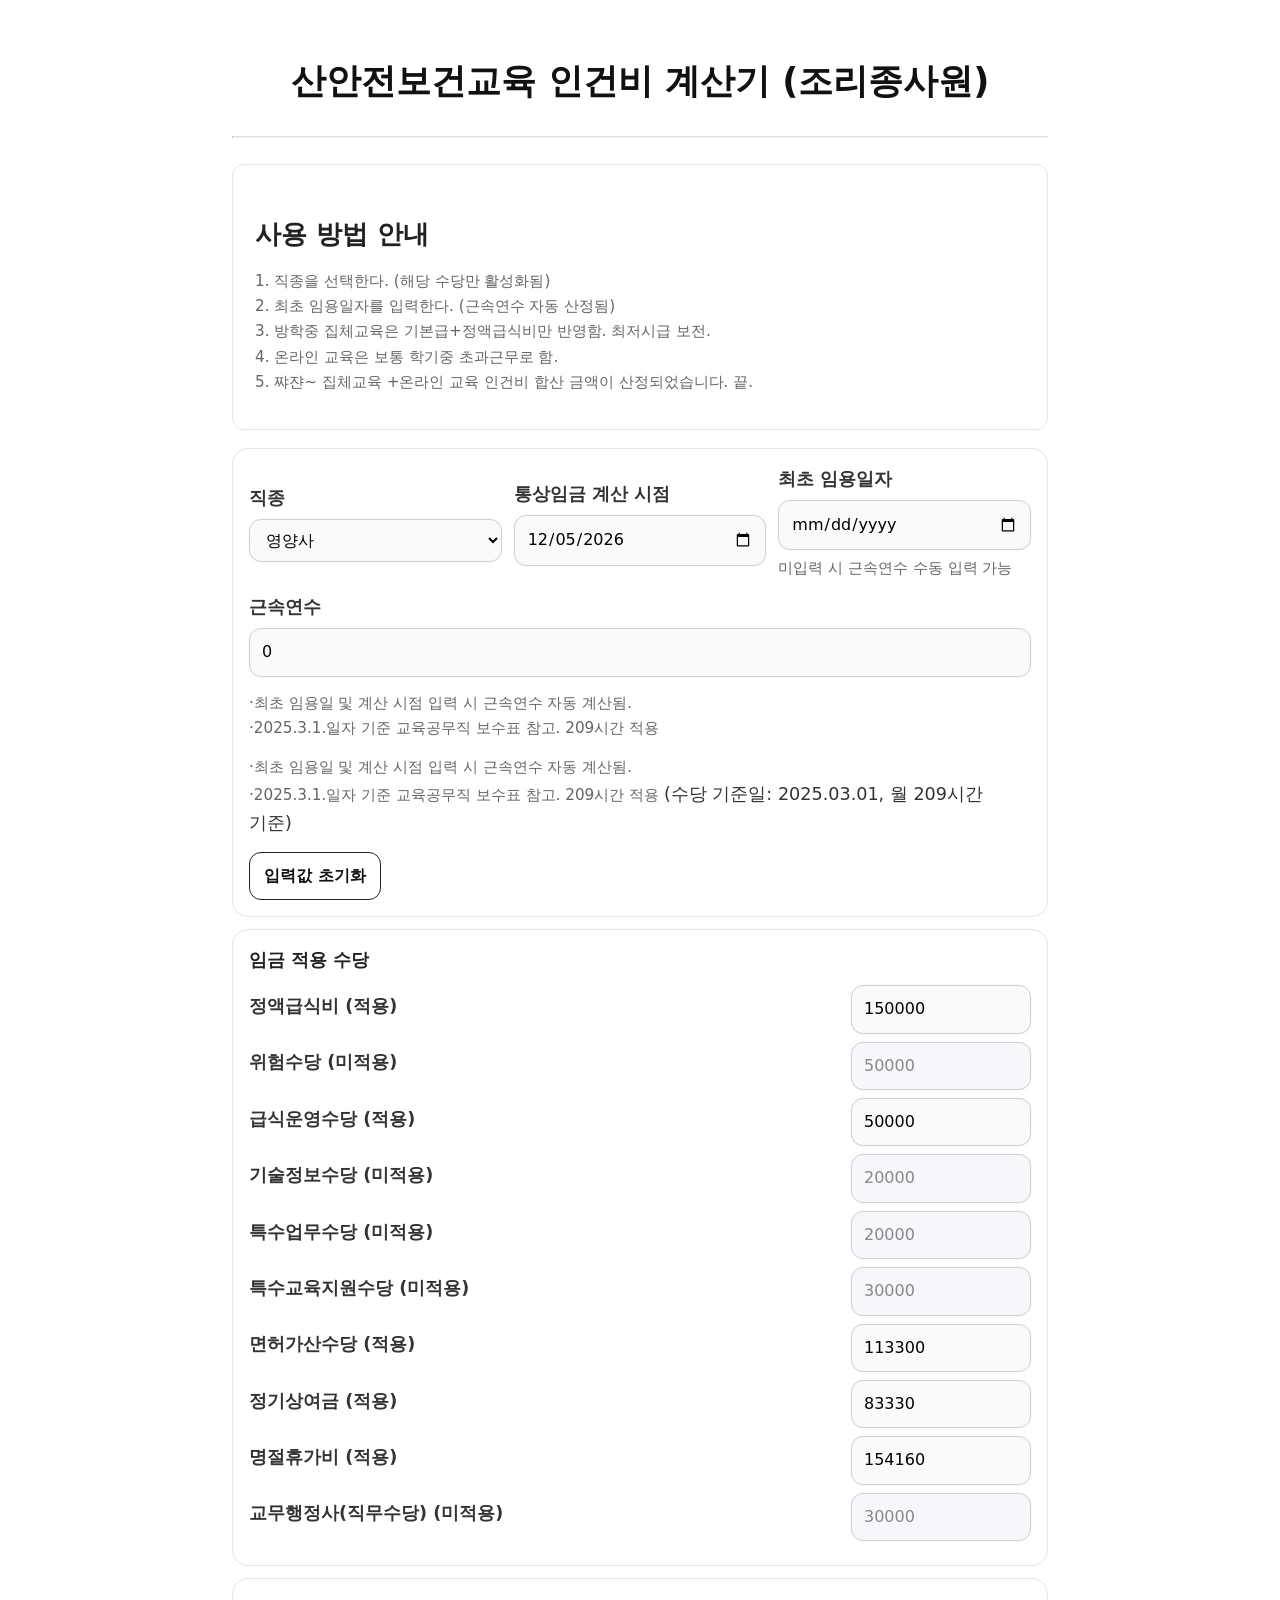
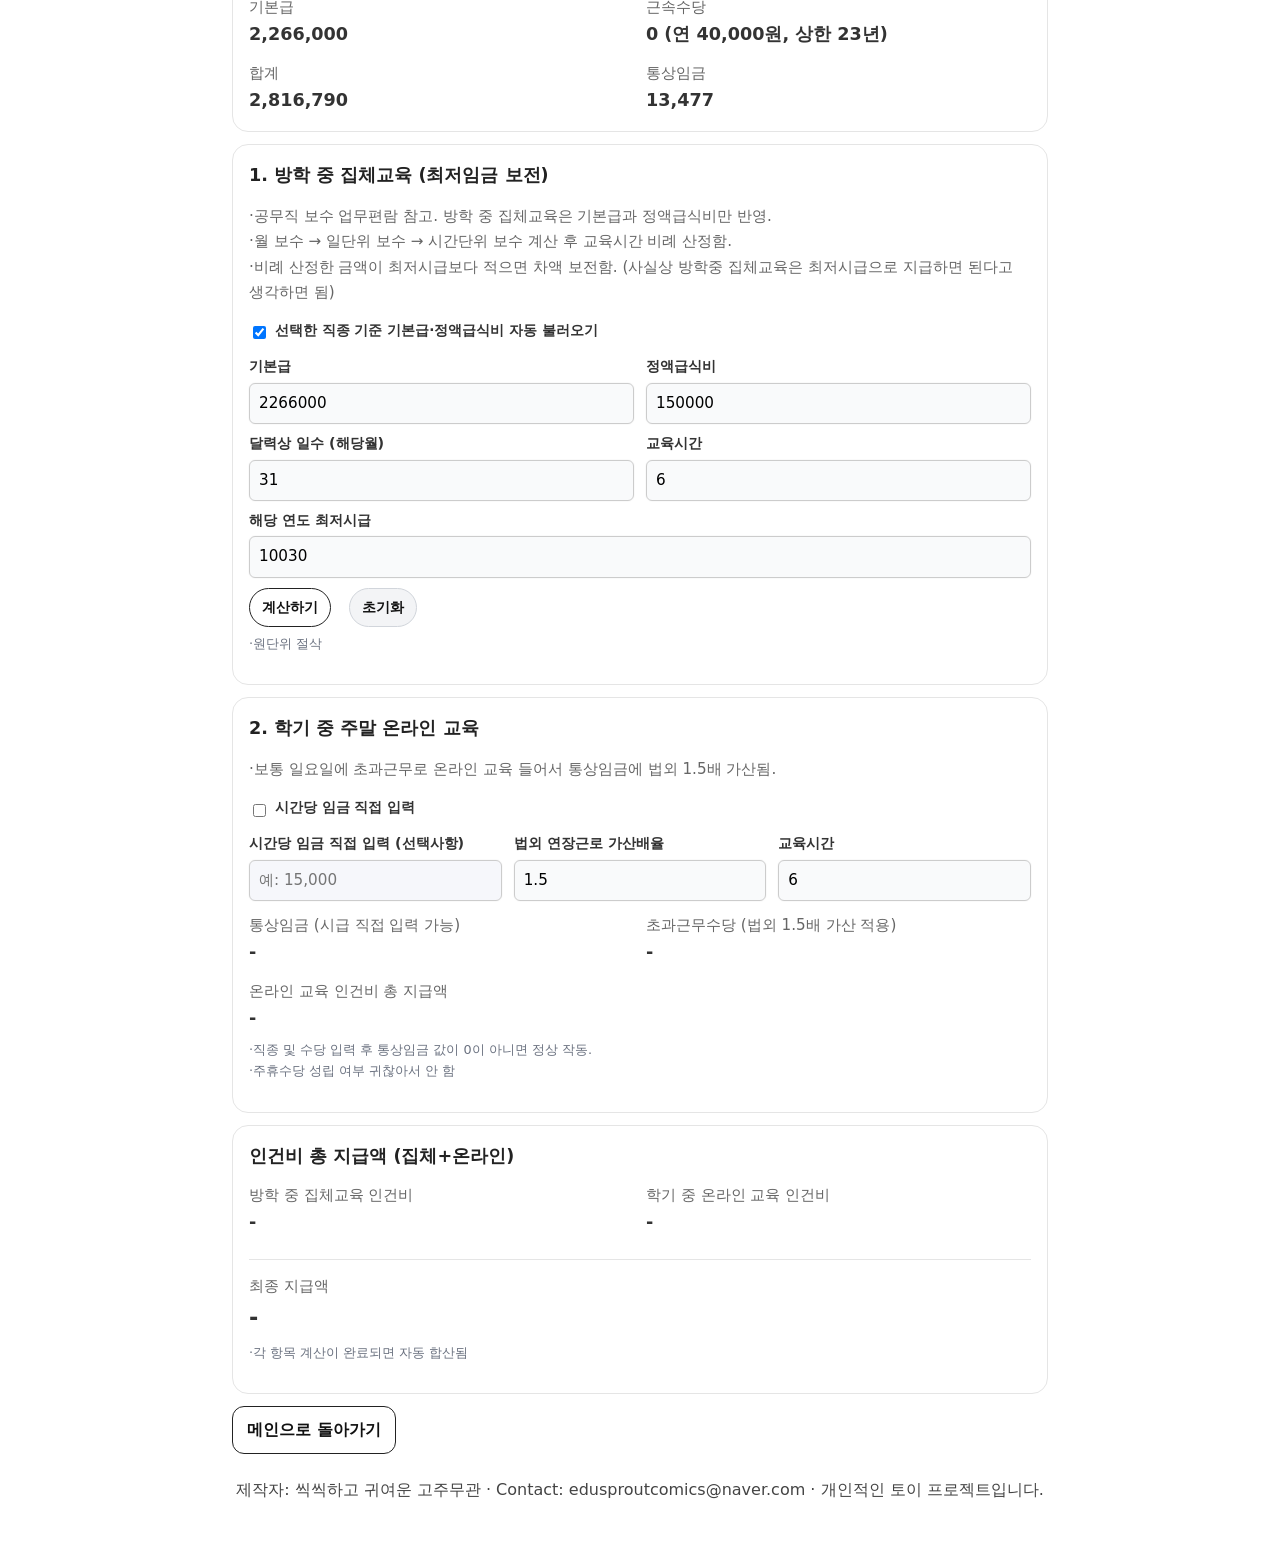
<file: cook-industrial-safety-education-pay/index.html>
<!doctype html>

<html lang="ko">

<head>

  <meta charset="utf-8" />

  <meta name="viewport" content="width=device-width, initial-scale=1" />

  <title>조리종사원 산안전보건교육 인건비 계산기</title>

  <link rel="stylesheet" href="/static/style.css">







<style>

    body{

      font-family:system-ui,-apple-system,Segoe UI,Roboto,'Noto Sans KR',sans-serif;

      color:#111;

      background:#fff;

      margin:0;

    }

    .wrap{max-width:960px;margin:24px auto;padding:0 16px}

    h1{font-size:1.4rem;margin:8px 0 14px}

    .card{

      border:1px solid #e5e5e5;

      border-radius:16px;

      padding:16px;

      margin:12px 0;

      background:#fff;

    }



    /* 결과 표 */

    .result{

      margin-top:12px;

      padding:10px 16px;

      background:#f9fafb;

      border-radius:8px;

      font-size:0.9rem;

      overflow-x:auto; /* 스크롤 제거 */

    }

    .result table{

      width:100%;

      box-sizing:border-box;

      border-collapse:separate;

      border-spacing:0;

      font-size:0.9rem;



      table-layout:fixed; /* 가로폭 고정 */

      word-break:keep-all; /* 줄바꿈 */

    }

    .result th,

    .result td{

      padding:4px 6px;

      text-align:right;

      white-space:normal;  /* 자동 줄바꿈 */

    }

    .result th:first-child,

    .result td:first-child{

      text-align:left;

      padding-left:0;

    }

    .result tr:nth-child(even){background:#f3f4f6}

    .result-strong{font-weight:700;font-size:1rem}

    .note{margin-top:6px;font-size:0.8rem;color:#6b7280}



    .row{display:flex;gap:12px;flex-wrap:wrap}

    .col{flex:1 1 240px;min-width:240px}

    label{display:block;font-weight:600;margin-bottom:6px}

    select,input[type=number],input[type=date]{

      width:100%;

      padding:10px 12px;

      border:1px solid #d0d0d0;

      border-radius:12px;

      font-size:1rem;

      box-sizing:border-box;

    }

    .allow-row{

      display:grid;

      grid-template-columns:1fr 180px;

      align-items:center;

      gap:10px;

      margin:8px 0;

    }

    .allow-row input{max-width:180px}

    .muted{color:#444;font-size:.92rem}

    .grid2{display:grid;grid-template-columns:1fr 1fr;gap:12px}

    .out{font-size:1.1rem;font-weight:700}

    .btns{display:flex;gap:8px;flex-wrap:wrap;margin-top:8px}

    a.btn,button.btn{

      display:inline-block;

      padding:10px 14px;

      border:1px solid #222;

      border-radius:12px;

      color:#111;

      text-decoration:none;

      font-weight:700;

      background:#fff;

      cursor:pointer;

    }

    footer{text-align:center;margin:24px 0;color:#444}

    .disabled{background:#fafafa;color:#777}



    /* 산안전보건교육 카드 전용 */

    .sub-title{font-size:1.1rem;margin:0 0 8px}

    .field-row{display:flex;flex-wrap:wrap;gap:12px;margin-top:8px}

    .field{flex:1 1 200px;min-width:200px}

    .field label{font-size:0.9rem;margin-bottom:4px}

    .field input{

      width:100%;

      padding:7px 9px;

      font-size:0.95rem;

      border:1px solid #ccc;

      border-radius:6px;

      box-sizing:border-box;

    }

    .btn-row{

      margin-top:10px;

      display:flex;

      flex-wrap:wrap;

      gap:8px;

    }

    .btn.small{padding:7px 12px;font-size:0.88rem;border-radius:999px}

    .btn.secondary{background:#f3f4f6;color:#111;border-color:#d1d5db}



    .inline-toggle{

      display:flex;

      align-items:center;

      gap:6px;

      font-size:0.85rem;

      margin-top:6px;

    }



    @media (max-width:600px){

      .card{border-radius:12px;padding:14px 12px}

    }

</style>







  

</head>

<body>



<main class="container" style="max-width:880px; margin:0 auto; padding:24px 16px;">

  <div class="wrap">

    <h1> 산안전보건교육 인건비 계산기 (조리종사원) </h1>

<hr/>



<!-- ================================ 구분선 ================================ -->



    <section class="section">

      <h2>사용 방법 안내</h2>

      <p class="muted">

        1. 직종을 선택한다. (해당 수당만 활성화됨) <br/>

        2. 최초 임용일자를 입력한다. (근속연수 자동 산정됨) <br/>

        3. 방학중 집체교육은 기본급+정액급식비만 반영함. 최저시급 보전. <br/>

        4. 온라인 교육은 보통 학기중 초과근무로 함.<br/>

        5. 쨔쟌~ 집체교육 +온라인 교육 인건비 합산 금액이 산정되었습니다. 끝.<br/>

      </p>

    </section>



<!-- ================================ 구분선 ================================ -->



    

    <!-- 통상임금 계산 블록 -->

    <div class="card">

      <div class="row">

        <div class="col">

          <label>직종</label>

          <select id="job"></select>

        </div>

        <div class="col">

          <label>통상임금 계산 시점</label>

          <input id="calcDate" type="date" />

        </div>

        <div class="col">

          <label>최초 임용일자</label>

          <input id="startDate" type="date" />

          <div class="muted" id="yearsMode" style="margin-top:6px;"></div>

        </div>

        <div class="col">

          <label>근속연수</label>

          <input id="years" type="number" min="0" step="1" value="0" />

        </div>

      </div>

      <p class="muted">

        ·최초 임용일 및 계산 시점 입력 시 근속연수 자동 계산됨.<br/>

        ·2025.3.1.일자 기준 교육공무직 보수표 참고. 209시간 적용 

      </p>

      <p class="muted">

  ·최초 임용일 및 계산 시점 입력 시 근속연수 자동 계산됨.<br/>

  ·2025.3.1.일자 기준 교육공무직 보수표 참고. 209시간 적용 

  <span id="note"></span>

      </p>

      <div class="btns">

        <button class="btn" id="resetBtn" type="button">입력값 초기화</button>

      </div>

    </div>



    <div class="card">

      <h2 style="font-size:1.1rem;margin:0 0 10px">임금 적용 수당</h2>

      <div id="allowBox"></div>

    </div>



    <div class="card grid2">

      <div>

        <div class="muted">기본급</div>

        <div class="out" id="outBase">-</div>

      </div>

      <div>

        <div class="muted">근속수당</div>

        <div class="out" id="outTenure">-</div>

      </div>

      <div>

        <div class="muted">합계</div>

        <div class="out" id="outSum">-</div>

      </div>

      <div>

        <div class="muted">통상임금</div>

        <div class="out" id="outHourly">-</div>

      </div>

    </div>



    <!-- 1. 방학 중 집체교육 -->

    <div class="card">

      <h2 class="sub-title">1. 방학 중 집체교육 (최저임금 보전)</h2>

      <p class="muted">

        ·공무직 보수 업무편람 참고. 방학 중 집체교육은 기본급과 정액급식비만 반영.<br/>

        ·월 보수 → 일단위 보수 → 시간단위 보수 계산 후 교육시간 비례 산정함.<br/>

        ·비례 산정한 금액이 최저시급보다 적으면 차액 보전함. (사실상 방학중 집체교육은 최저시급으로 지급하면 된다고 생각하면 됨)

      </p>



      <div class="inline-toggle">

        <input type="checkbox" id="vacAuto" checked />

        <label for="vacAuto">선택한 직종 기준 기본급·정액급식비 자동 불러오기</label>

      </div>



      <div class="field-row">

        <div class="field">

          <label for="vacBasic">기본급</label>

          <input id="vacBasic" type="number" placeholder="예: 2,069,600" />

        </div>

        <div class="field">

          <label for="vacMeal">정액급식비</label>

          <input id="vacMeal" type="number" value="150000" />

        </div>

      </div>



      <div class="field-row">

        <div class="field">

          <label for="vacDays">달력상 일수 (해당월)</label>

          <input id="vacDays" type="number" value="31" />

        </div>

        <div class="field">

          <label for="vacEduHours">교육시간</label>

          <input id="vacEduHours" type="number" step="0.5" value="6" />

        </div>

      </div>



      <div class="field-row">

        <div class="field">

          <label for="vacMinWage">해당 연도 최저시급</label>

          <input id="vacMinWage" type="number" value="10030" />

        </div>

      </div>



      <div class="btn-row">

        <button type="button" class="btn small" id="vacCalcBtn">계산하기</button>

        <button type="button" class="btn small secondary" id="vacResetBtn">초기화</button>

      </div>



      <div id="vacResult" class="result" style="display:none;"></div>



      <p class="note">

        ·원단위 절삭

      </p>

    </div>



    <!-- 2. 학기 중 주말 온라인 교육 -->

    <div class="card">

      <h2 class="sub-title">2. 학기 중 주말 온라인 교육</h2>

      <p class="muted">

        ·보통 일요일에 초과근무로 온라인 교육 들어서 통상임금에 법외 1.5배 가산됨.<br/>

      </p>



      <div class="inline-toggle">

        <input type="checkbox" id="eduUseManual" />

        <label for="eduUseManual">시간당 임금 직접 입력</label>

      </div>



      <div class="field-row">

        <div class="field">

          <label for="eduManualHourly">시간당 임금 직접 입력 (선택사항)</label>

          <input id="eduManualHourly" type="number" placeholder="예: 15,000" disabled />

        </div>

        <div class="field">

          <label for="eduMultiplier">법외 연장근로 가산배율</label>

          <input id="eduMultiplier" type="number" step="0.1" value="1.5" />

        </div>

        <div class="field">

          <label for="eduHours">교육시간</label>

          <input id="eduHours" type="number" step="0.5" value="6" />

        </div>

      </div>



      <div class="grid2" style="margin-top:12px">

        <div>

          <div class="muted">통상임금 (시급 직접 입력 가능)</div>

          <div class="out" id="outEduBaseHourly">-</div>

        </div>

        <div>

          <div class="muted">초과근무수당 (법외 1.5배 가산 적용)</div>

          <div class="out" id="outEduOverHourly">-</div>

        </div>

        <div>

          <div class="muted">온라인 교육 인건비 총 지급액</div>

          <div class="out" id="outEduAmount">-</div>

        </div>

      </div>



      <p class="note">

        ·직종 및 수당 입력 후 통상임금 값이 0이 아니면 정상 작동.<br/>

        ·주휴수당 성립 여부 귀찮아서 안 함

      </p>

    </div>





    <!-- 3. 최종 합계 -->
    
<div class="card" id="finalCard">
  <h2 class="sub-title">인건비 총 지급액 (집체+온라인)</h2>

  <div class="grid2" style="margin-top:12px">
    <div>
      <div class="muted">방학 중 집체교육 인건비</div>
      <div class="out" id="outVacFinal">-</div>
    </div>
    
    <div>
      <div class="muted">학기 중 온라인 교육 인건비</div>
      <div class="out" id="outOnlineFinal">-</div>
    </div>

    <div style="grid-column:1/3; margin-top:10px; padding-top:14px; border-top:1px solid #e5e5e5;">
      <div class="muted">최종 지급액</div>
      <div class="out" id="outTotalFinal" style="font-size:1.4rem; font-weight:800">-</div>
    </div>
  </div>

  <p class="note">·각 항목 계산이 완료되면 자동 합산됨</p>
</div>


    <div class="btns">
      <a class="btn" href="/">메인으로 돌아가기</a>
    </div>
  </div>


  <footer style="text-align:center; margin-top:15px; color:#444;">
  제작자: 씩씩하고 귀여운 고주무관 · Contact: edusproutcomics@naver.com · 개인적인 토이 프로젝트입니다.
  </footer>


  

  <script src="app.js"></script>
 <script src="/static/global-loader.js?v=1"></script>
</body>

</html>
</file>
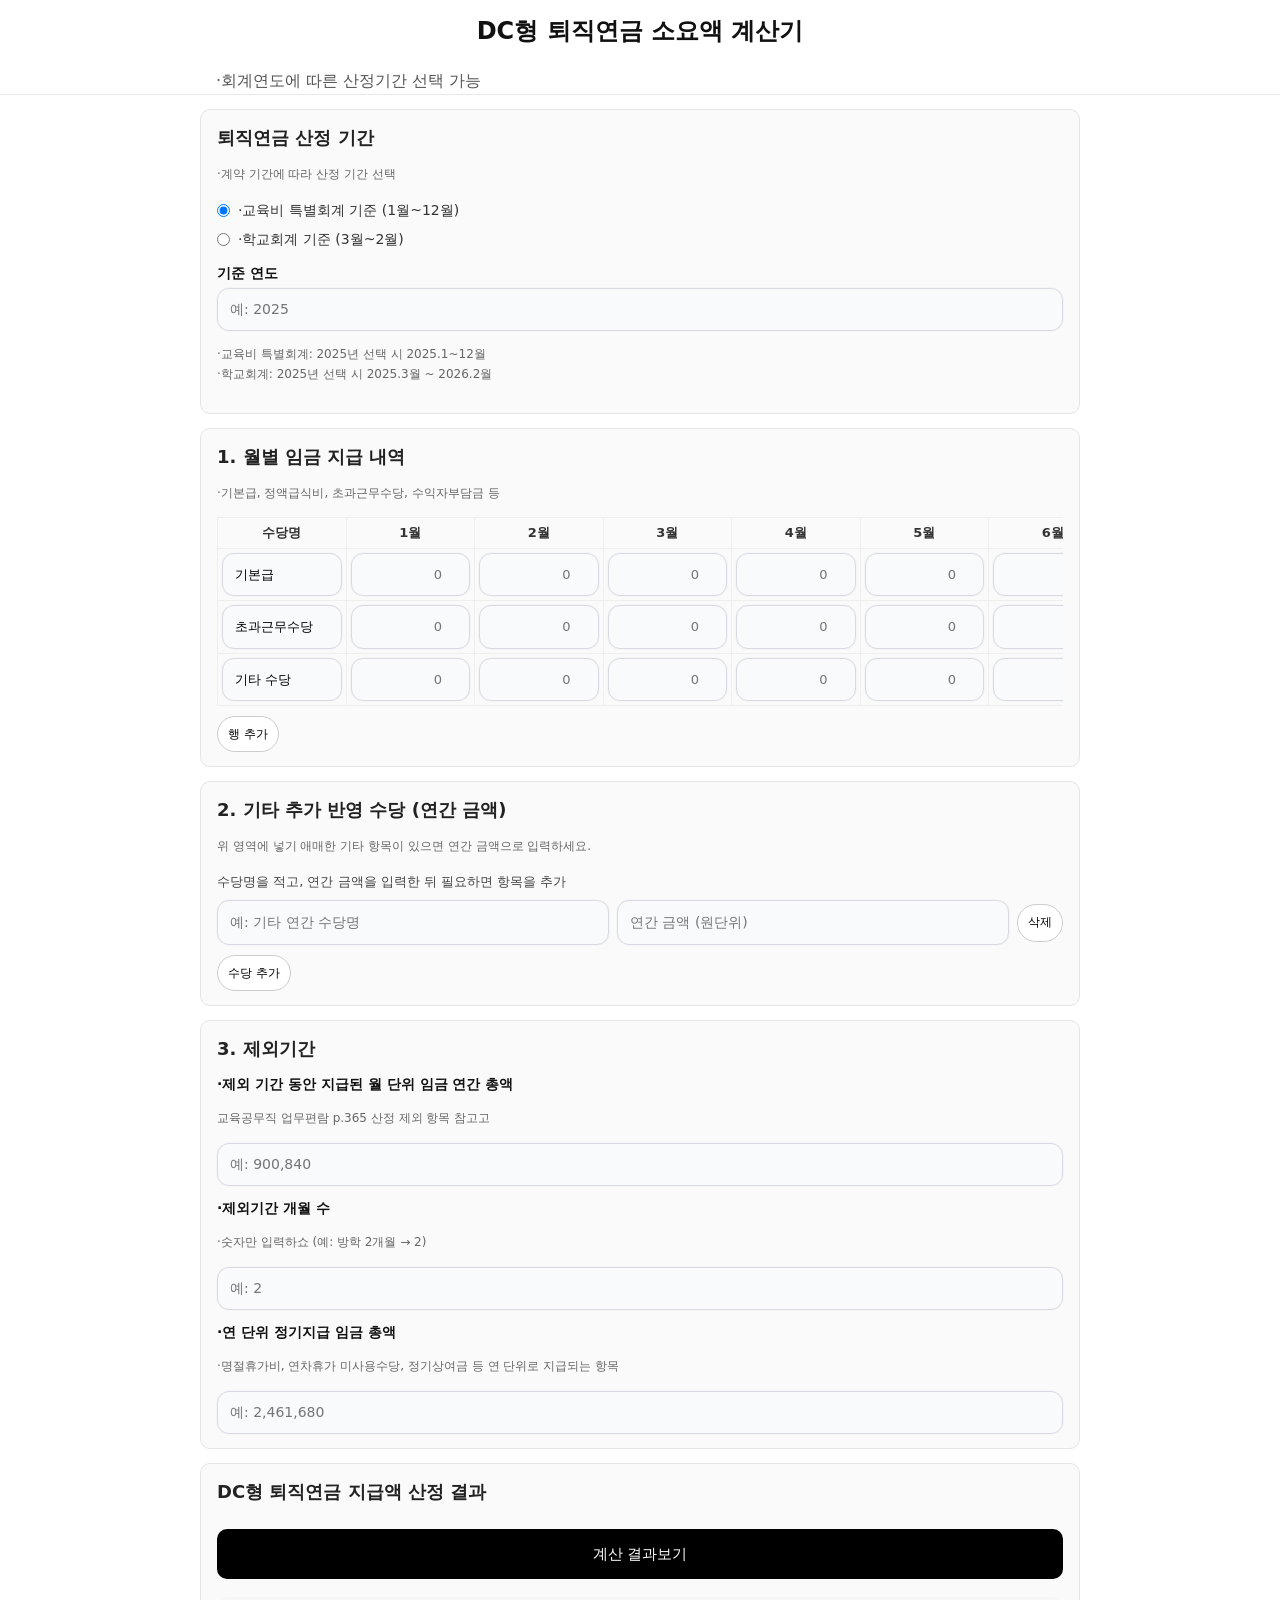
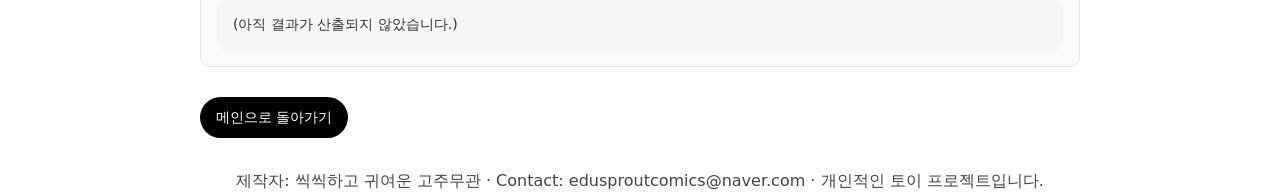
<file: dc-retirement/index.html>
<!doctype html>
<html lang="ko">
<head>
  <meta charset="utf-8" />
  <meta name="viewport" content="width=device-width, initial-scale=1" />
  <title>DC형 퇴직연금 소요액 계산기</title>
  <link rel="stylesheet" href="/static/style.css" />

  <style>
    .page-title {
      margin: 12px 0 16px;
      font-size: 24px;
      font-weight: 700;
    }

    .btn-main {
      display:inline-block;
      padding:10px 16px;
      border-radius:999px;
      border:none;
      background:#000;
      color:#fff;
      font-size:14px;
      text-decoration:none;
      margin-bottom:16px;
    }

    .btn-main.bottom {
      margin-top:16px;
    }

    .field-label {
      display:block;
      margin-top:12px;
      margin-bottom:4px;
      font-weight:600;
      font-size:14px;
    }

    .field-hint {
      font-size:12px;
      color:#666;
    }

    .text-input,
    .number-input {
      width:100%;
      padding:10px;
      border-radius:8px;
      border:1px solid #ddd;
      font-size:14px;
      box-sizing:border-box;
    }

    .btn-primary {
      width:100%;
      padding:14px;
      margin-top:16px;
      border:none;
      border-radius:10px;
      background:#000;
      color:#fff;
      font-size:15px;
      cursor:pointer;
    }

    .result-box {
      margin-top:18px;
      padding:16px;
      border-radius:12px;
      background:#f6f6f6;
      font-size:14px;
    }

    .card h2{
      margin:0 0 8px;
      font-size:18px;
    }

    /* 산정기간 라디오 */

    .period-options {
      display:flex;
      flex-direction:column;
      gap:6px;
      margin-top:8px;
      font-size:14px;
    }

    .period-options label{
      display:flex;
      align-items:center;
      gap:8px;
    }

    .period-options input[type="radio"]{
      margin:0;
    }

    /* 월단위 임금 매트릭스 */

    .matrix-wrapper {
      overflow-x:auto; /* 가로 스크롤 */
      margin-top:8px;
    }

    .matrix-table {
      min-width:1800px; 
      border-collapse:collapse;
      border-spacing:0;
      width:100%;
      font-size:13px;
      table-layout:fixed; 
    }

    .matrix-table th,
    .matrix-table td {
      border:1px solid #eee;
      padding:4px;
      text-align:center;
      vertical-align:middle;
      min-width:100px;
    }

    .matrix-table thead th {
      background:#fafafa;
      font-weight:600;
    }

    .matrix-name-input {
      width:100%;
      padding:6px;
      border-radius:6px;
      border:1px solid #ddd;
      box-sizing:border-box;
      font-size:13px;
    }

    .matrix-amount-input {
      width:100%;
      padding:6px 8px;
      border-radius:6px;
      border:1px solid #ddd;
      box-sizing:border-box;
      font-size:13px;
      text-align:right; 
    }

    .matrix-delete-btn {
      padding:4px 8px;
      border-radius:999px;
      border:1px solid #ccc;
      background:#fff;
      font-size:11px;
      cursor:pointer;
      white-space:nowrap;
    }

    .btn-small {
      padding:8px 10px;
      border-radius:999px;
      border:1px solid #ccc;
      background:#fff;
      font-size:12px;
      cursor:pointer;
      white-space:nowrap;
    }

    /* 연단위 수당 리스트 */

    .extra-list-header {
      margin-top:10px;
      font-size:13px;
      color:#444;
    }

    .extra-row {
      display:grid;
      grid-template-columns:2fr 2fr auto;
      gap:8px;
      margin-top:8px;
      align-items:center;
    }

    @media (max-width:600px){
      .extra-row {
        grid-template-columns:1fr;
      }
      .matrix-wrapper {
        margin-top:4px;
      }
    }

  </style>
</head>

<body>
  <header class="site-header">
    <div class="shell">
      <h1 class="page-title">DC형 퇴직연금 소요액 계산기</h1>
      <p class="sub">
        ·회계연도에 따른 산정기간 선택 가능
      </p>
    </div>
  </header>

  <main class="shell">

    <!-- 산정 기간 선택 -->
    <section class="card">
      <h2>퇴직연금 산정 기간</h2>
      <p class="field-hint">
        ·계약 기간에 따라 산정 기간 선택
      </p>

      <div class="period-options">
        <label>
          <input type="radio" name="periodType" value="calendar" checked />
          ·교육비 특별회계 기준 (1월~12월)
        </label>
        <label>
          <input type="radio" name="periodType" value="school" />
          ·학교회계 기준 (3월~2월)
        </label>
      </div>

      <label class="field-label" for="baseYear">
         기준 연도
      </label>
      <input
        type="number"
        id="baseYear"
        class="number-input"
        placeholder="예: 2025"
      />
      <p class="field-hint">
        ·교육비 특별회계: 2025년 선택 시 2025.1~12월<br />
        ·학교회계: 2025년 선택 시 2025.3월 ~ 2026.2월
      </p>
    </section>

    <!-- 월단위 임금 매트릭스 -->
    <section class="card">
      <h2>1. 월별 임금 지급 내역</h2>
      <p class="field-hint">
        ·기본급, 정액급식비, 초과근무수당, 수익자부담금 등<br />
      </p>

      <div class="matrix-wrapper">
        <table class="matrix-table">
          <thead>
            <tr>
              <th style="min-width:130px;">수당명</th>
              <th class="month-header" data-index="0">1월</th>
              <th class="month-header" data-index="1">2월</th>
              <th class="month-header" data-index="2">3월</th>
              <th class="month-header" data-index="3">4월</th>
              <th class="month-header" data-index="4">5월</th>
              <th class="month-header" data-index="5">6월</th>
              <th class="month-header" data-index="6">7월</th>
              <th class="month-header" data-index="7">8월</th>
              <th class="month-header" data-index="8">9월</th>
              <th class="month-header" data-index="9">10월</th>
              <th class="month-header" data-index="10">11월</th>
              <th class="month-header" data-index="11">12월</th>
              <th style="min-width:100px;">삭제</th>
            </tr>
          </thead>
          <tbody id="matrixBody">
          </tbody>
        </table>
      </div>

      <button type="button" id="addMatrixRowBtn" class="btn-small" style="margin-top:10px;">
        행 추가
      </button>
    </section>


    <!-- 기타 추가 수당 (연간 금액) -->
    <section class="card">
      <h2>2. 기타 추가 반영 수당 (연간 금액)</h2>
      <p class="field-hint">
        위 영역에 넣기 애매한 기타 항목이 있으면 연간 금액으로 입력하세요.
      </p>

      <div class="extra-list-header">
        수당명을 적고, 연간 금액을 입력한 뒤 필요하면 항목을 추가
      </div>

      <div id="extraAllowanceList"></div>

      <button type="button" id="addExtraBtn" class="btn-small" style="margin-top:10px;">
        수당 추가
      </button>
    </section>

    
    <!-- 제외기간 및 연 단위 임금 -->
    <section class="card">
      <h2>3. 제외기간</h2>

      <label class="field-label" for="excludedMonthly">
        ·제외 기간 동안 지급된 월 단위 임금 연간 총액
      </label>
      <p class="field-hint">
        교육공무직 업무편람 p.365 산정 제외 항목 참고고
      </p>
      <input
        type="number"
        id="excludedMonthly"
        class="number-input"
        placeholder="예: 900,840"
      />

      <label class="field-label" for="excludedMonths">
        ·제외기간 개월 수
      </label>
      <p class="field-hint">
        ·숫자만 입력하쇼 (예: 방학 2개월 → 2)
      </p>
      <input
        type="number"
        id="excludedMonths"
        class="number-input"
        placeholder="예: 2"
      />

      <label class="field-label" for="yearlyTotal">
        ·연 단위 정기지급 임금 총액
      </label>
      <p class="field-hint">
        ·명절휴가비, 연차휴가 미사용수당, 정기상여금 등 연 단위로 지급되는 항목
      </p>
      <input
        type="number"
        id="yearlyTotal"
        class="number-input"
        placeholder="예: 2,461,680"
      />
    </section>

    
    <!-- 계산 버튼 및 결과 -->
    <section class="card">
      <h2>DC형 퇴직연금 지급액 산정 결과</h2>
      <button type="button" id="calcBtn" class="btn-primary">
        계산 결과보기
      </button>

      <div id="result" class="result-box">
        (아직 결과가 산출되지 않았습니다.)
      </div>
    </section>

    <!-- 메인으로 돌아가기 -->
    <a href="../index.html" class="btn-main bottom">메인으로 돌아가기</a>

  </main>

  <footer style="text-align:center; margin-top:15px; color:#444;">
    제작자: 씩씩하고 귀여운 고주무관 · Contact: edusproutcomics@naver.com · 개인적인 토이 프로젝트입니다.
  </footer>

  <script src="./script.js"></script>
   <script src="/static/global-loader.js?v=1"></script>
</body>
</html>
</file>
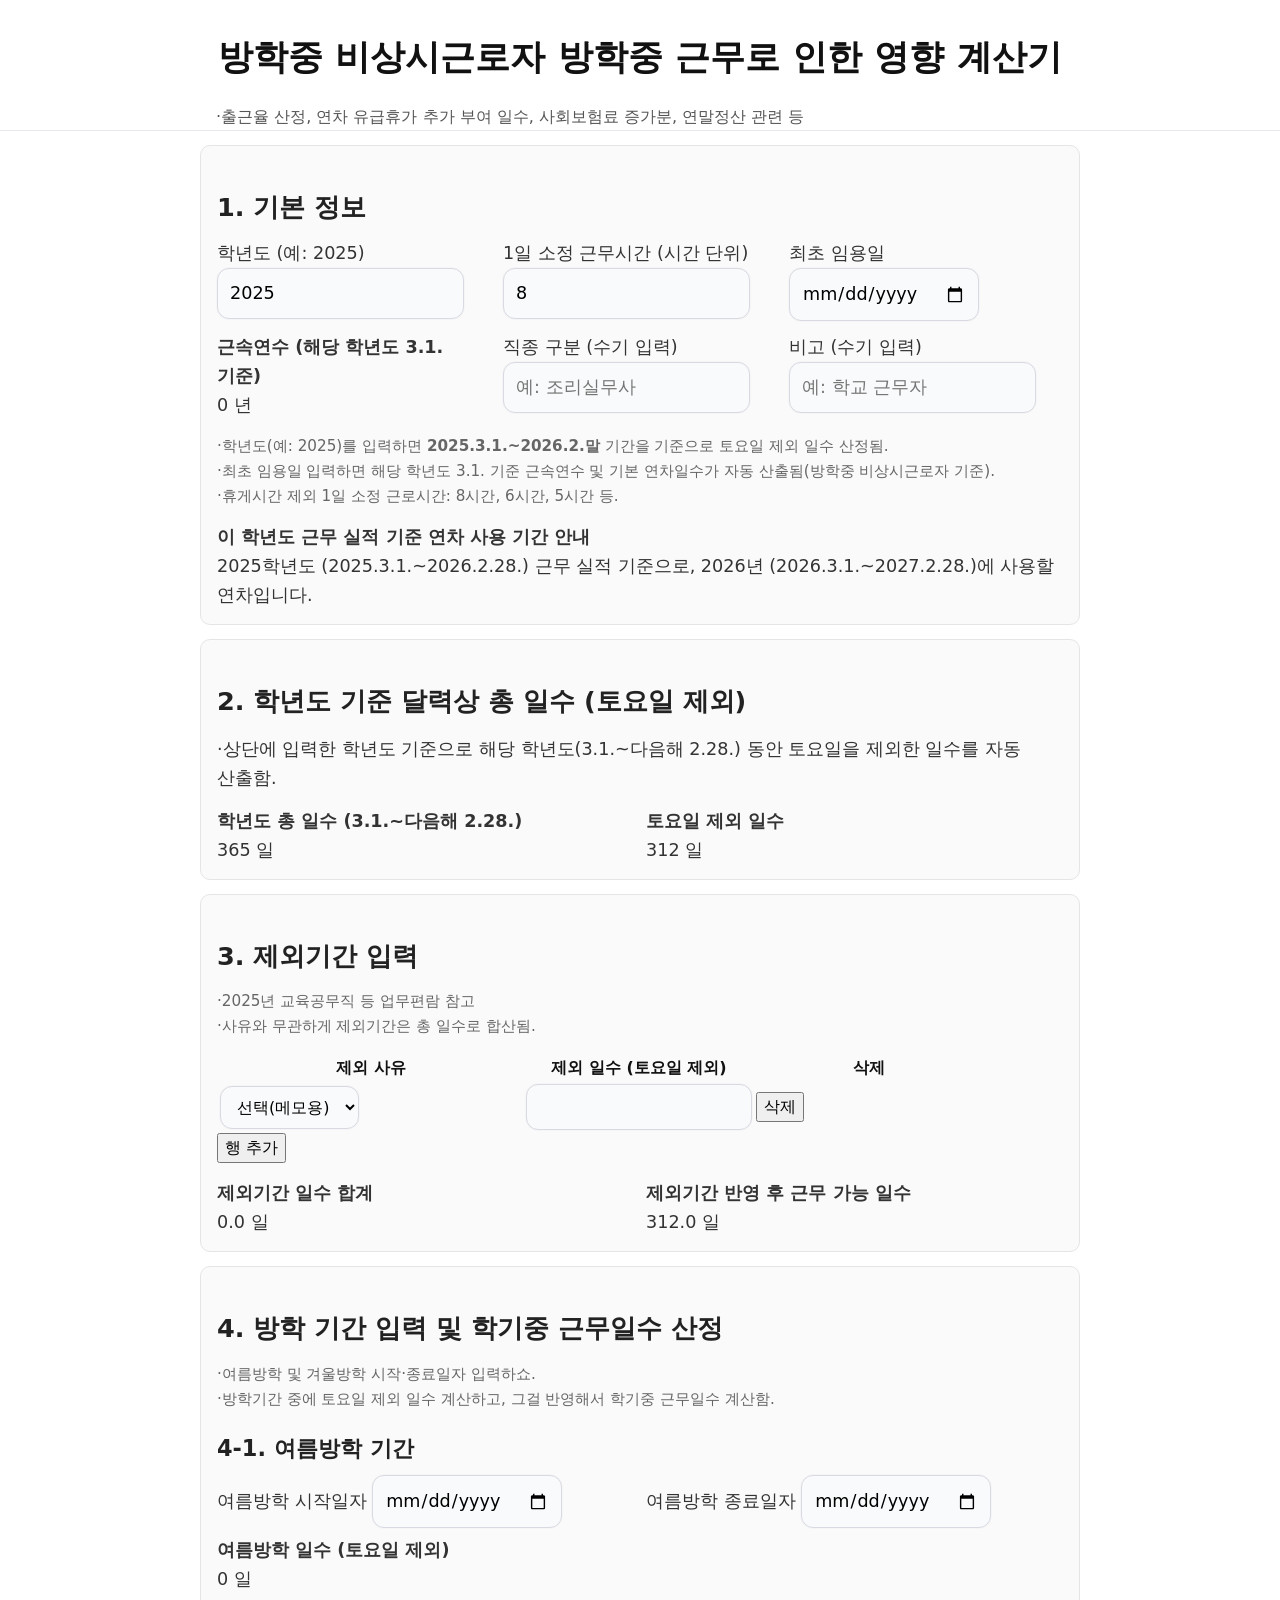
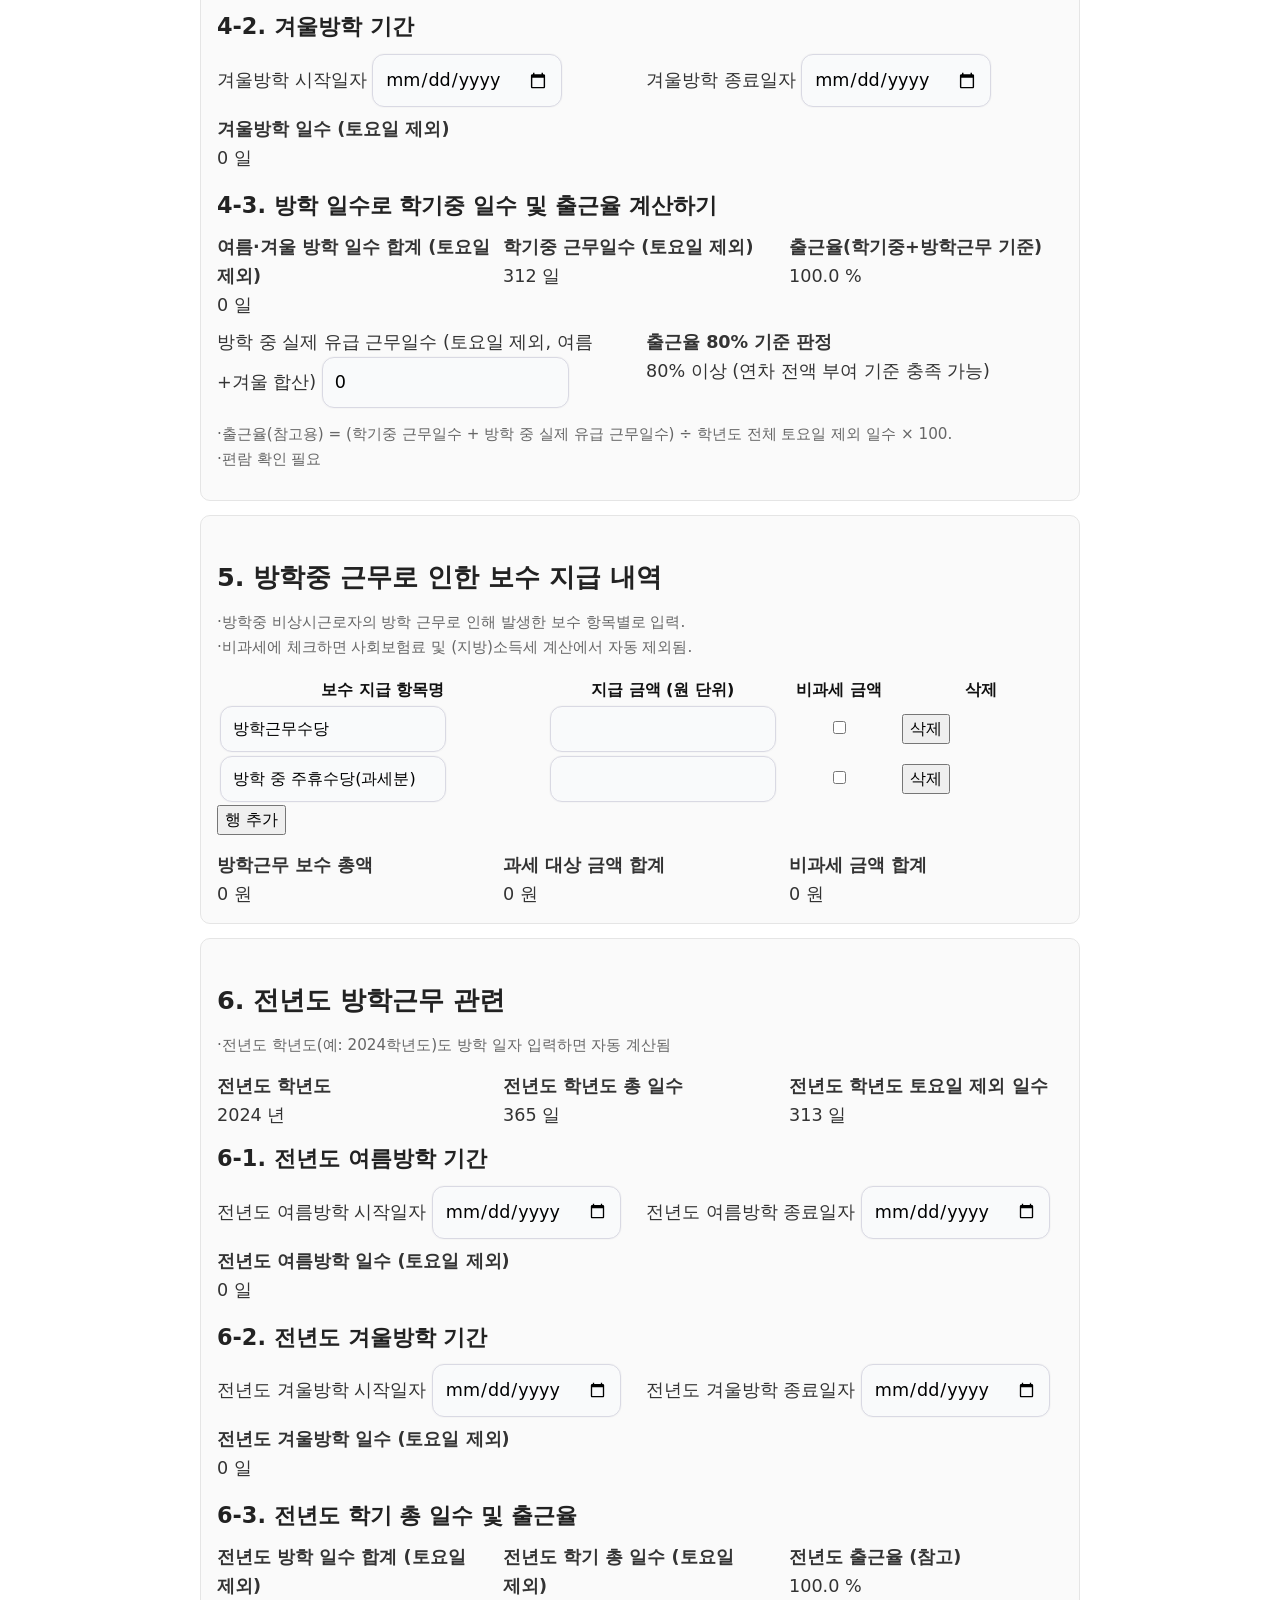
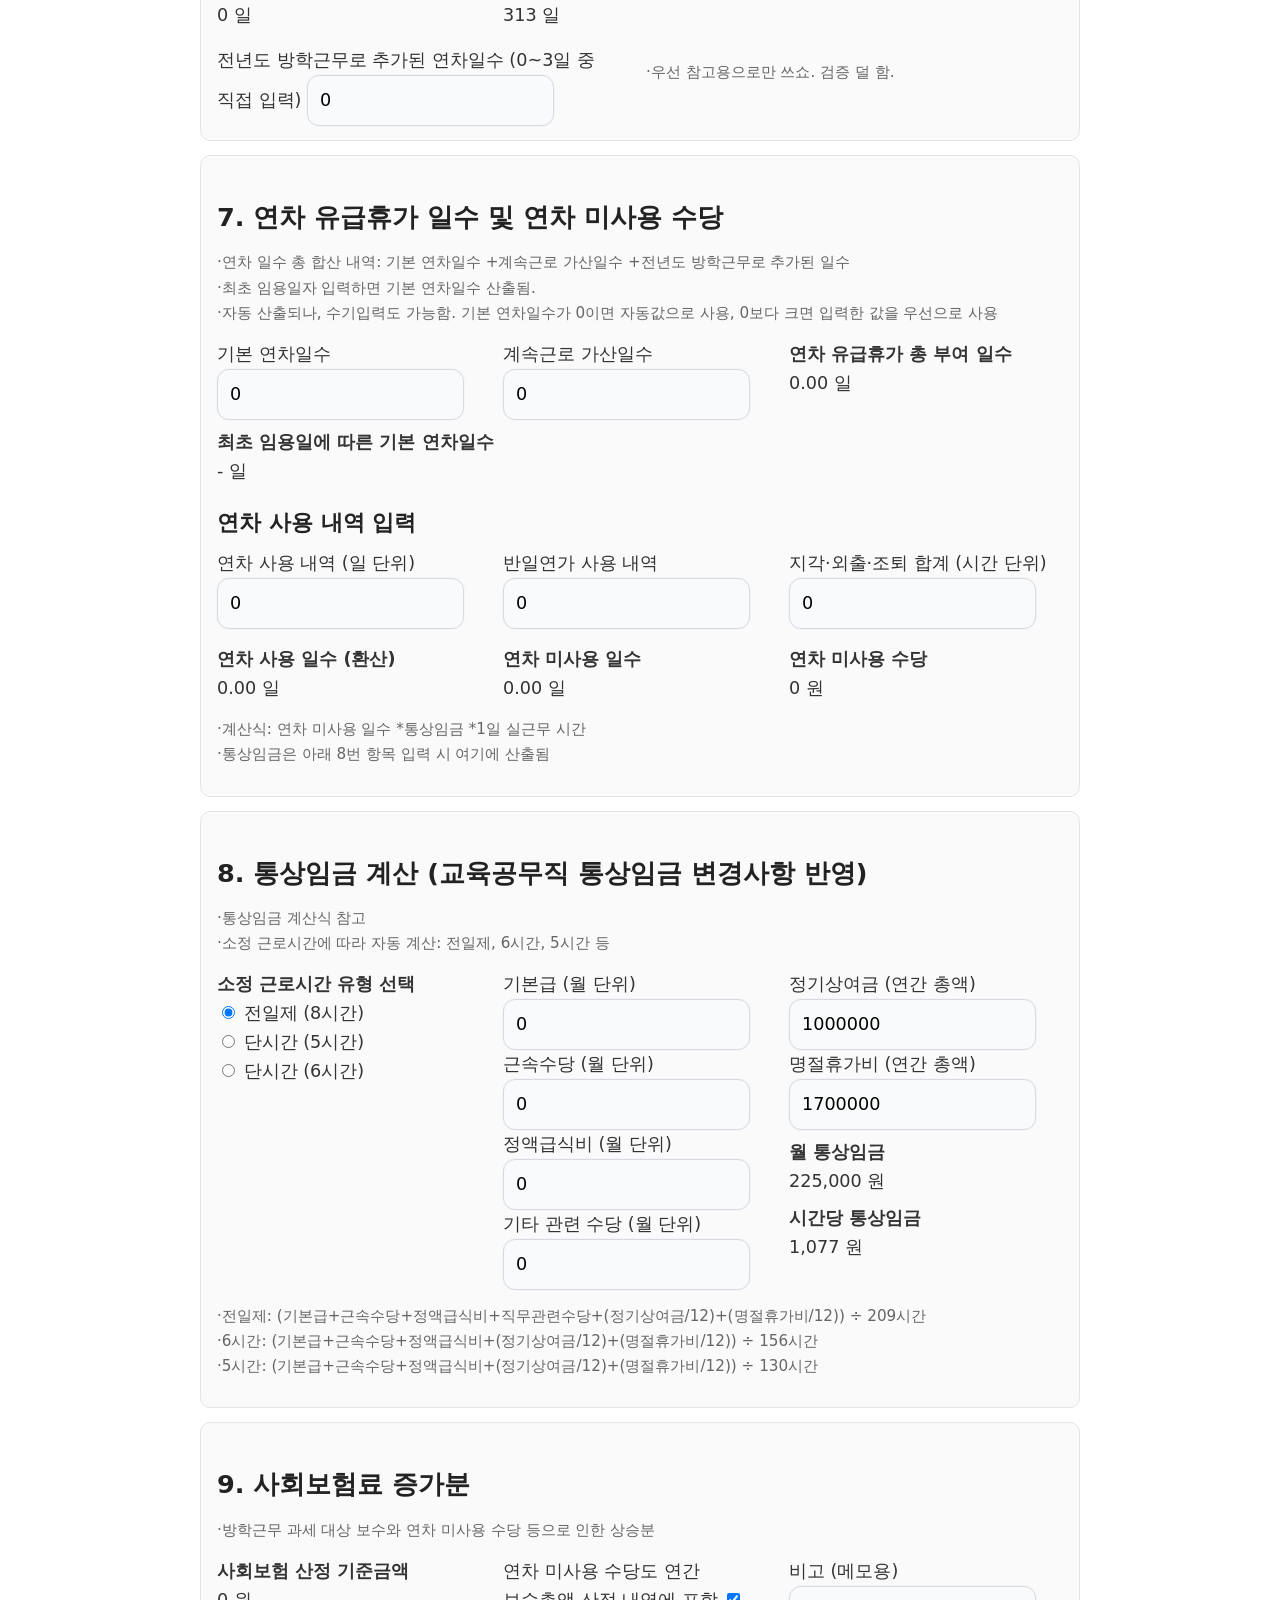
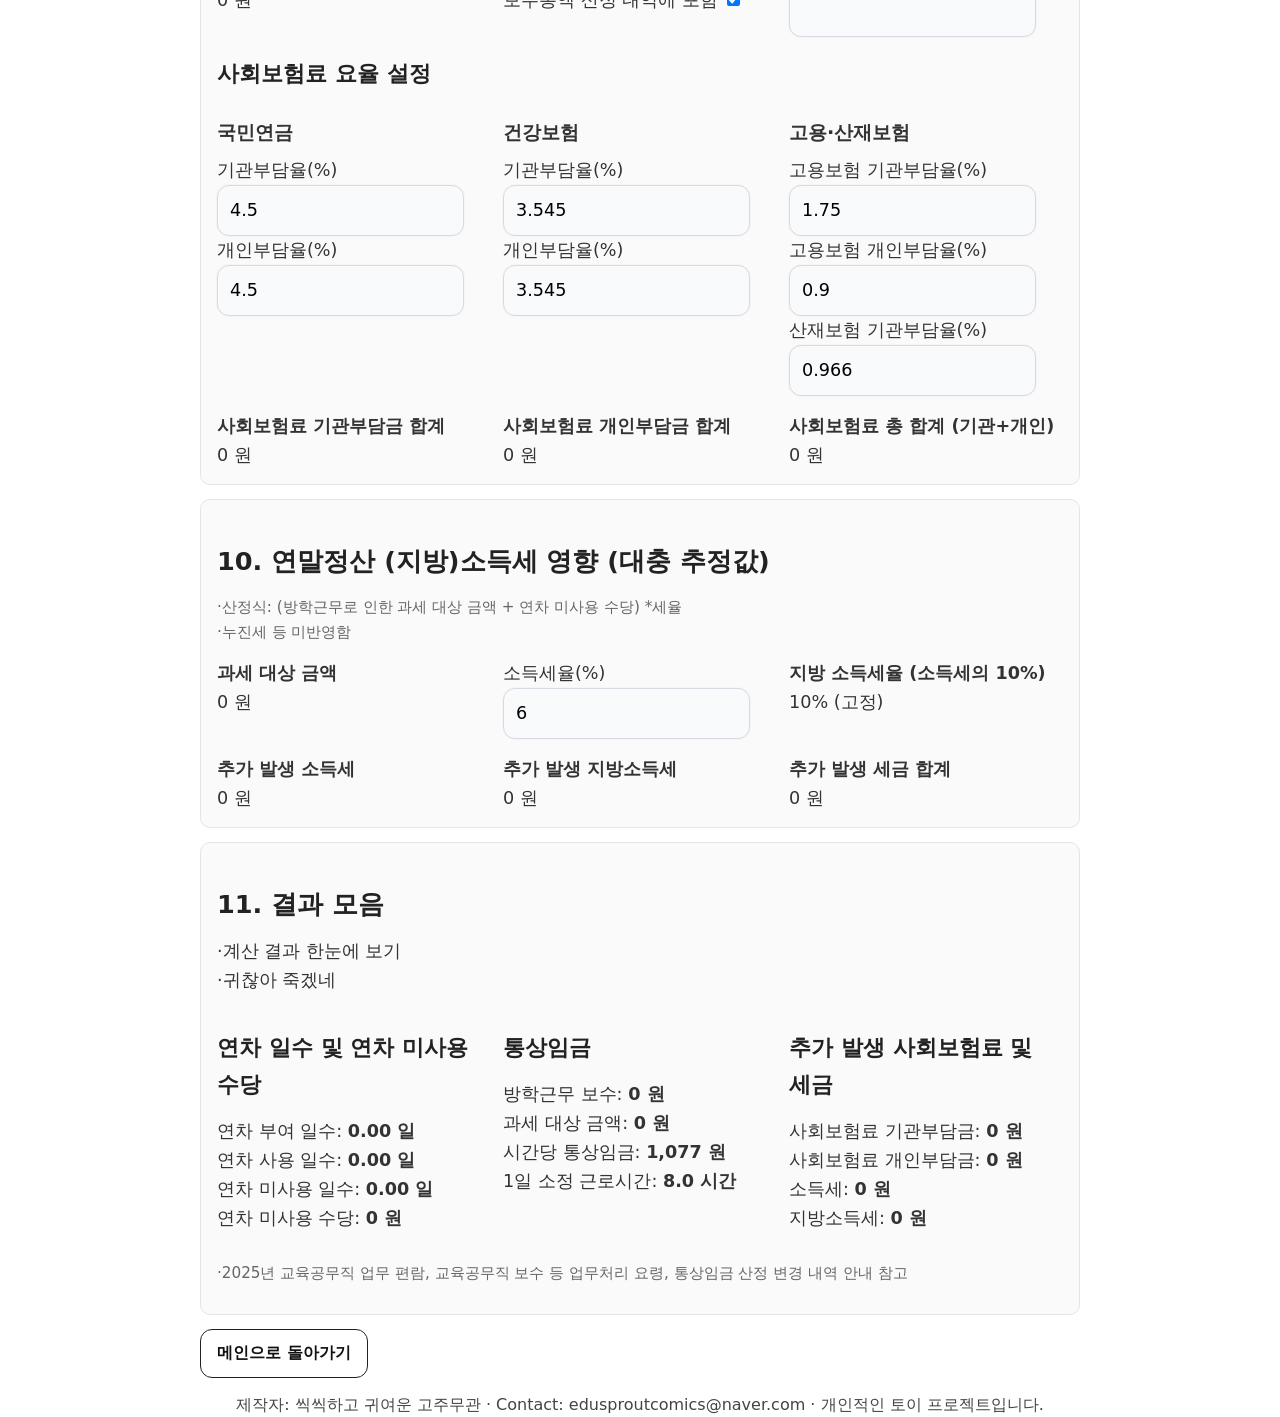
<file: effect-of-working-during-vacation/index.html>
<!doctype html>
<html lang="ko">
<head>
  <meta charset="utf-8" />
  <meta name="viewport" content="width=device-width, initial-scale=1" />
  <title>방학중 비상시근로자 방학중 근무로 인한 영향 계산기</title>
  <link rel="stylesheet" href="/static/style.css" />
</head>
<body>
  <header class="site-header">
    <div class="shell">
      <h1>방학중 비상시근로자 방학중 근무로 인한 영향 계산기</h1>
      <p class="sub">
        ·출근율 산정, 연차 유급휴가 추가 부여 일수, 사회보험료 증가분, 연말정산 관련 등 
      </p>
    </div>
  </header>

  <main class="shell">
    <!-- 1. 기본 정보 -->
    <section class="card">
      <h2>1. 기본 정보</h2>
      <div class="grid two">
        <label>
          학년도 (예: 2025)
          <input type="number" id="year" value="2025" />
        </label>
        <label>
          1일 소정 근무시간 (시간 단위)
          <input type="number" id="paidHoursPerDay" value="8" step="0.1" />
        </label>

        <label>
          최초 임용일
          <input type="date" id="startDate" />
        </label>
        <div>
          <strong>근속연수 (해당 학년도 3.1. 기준)</strong><br />
          <span id="serviceYears">0</span> 년
        </div>

        <label>
          직종 구분 (수기 입력)
          <input type="text" id="jobMemo" placeholder="예: 조리실무사" />
        </label>
        <label>
          비고 (수기 입력)
          <input type="text" id="noteMemo" placeholder="예: 학교 근무자" />
        </label>
      </div>
      <p class="muted">
        ·학년도(예: 2025)를 입력하면 <strong>2025.3.1.~2026.2.말</strong> 기간을 기준으로 토요일 제외 일수 산정됨.<br />
        ·최초 임용일 입력하면 해당 학년도 3.1. 기준 근속연수 및 기본 연차일수가 자동 산출됨(방학중 비상시근로자 기준).<br />
        ·휴게시간 제외 1일 소정 근로시간: 8시간, 6시간, 5시간 등.
      </p>
      <div style="margin-top: 12px;">
        <strong>이 학년도 근무 실적 기준 연차 사용 기간 안내</strong><br />
        <span id="academicExplain">-</span>
      </div>
    </section>

    <!-- 2. 달력 기준 근무일수 (토요일 제외) -->
    <section class="card">
      <h2>2. 학년도 기준 달력상 총 일수 (토요일 제외)</h2>
      <p>
        ·상단에 입력한 학년도 기준으로 해당 학년도(3.1.~다음해 2.28.) 동안 토요일을 제외한 일수를 자동 산출함.
      </p>
      <div class="grid two">
        <div>
          <strong>학년도 총 일수 (3.1.~다음해 2.28.)</strong><br />
          <span id="calendarTotalDays">-</span> 일
        </div>
        <div>
          <strong>토요일 제외 일수</strong><br />
          <span id="calendarDaysNoSat">-</span> 일
        </div>
      </div>
    </section>

    <!-- 3. 제외기간 입력  -->
    <section class="card">
      <h2>3. 제외기간 입력</h2>
      <p class="muted">
        ·2025년 교육공무직 등 업무편람 참고 <br />
        ·사유와 무관하게 제외기간은 총 일수로 합산됨. 
      </p>

      <table class="grid-table">
        <thead>
          <tr>
            <th style="width: 40%;">제외 사유</th>
            <th style="width: 30%;">제외 일수 (토요일 제외)</th>
            <th style="width: 30%;">삭제</th>
          </tr>
        </thead>
        <tbody id="excludeBody"></tbody>
      </table>
      <button type="button" id="addExcludeBtn">행 추가</button>

      <div class="grid two" style="margin-top: 16px;">
        <div>
          <strong>제외기간 일수 합계</strong><br />
          <span id="excludeTotalDays">0</span> 일
        </div>
        <div>
          <strong>제외기간 반영 후 근무 가능 일수</strong><br />
          <span id="workableDays">-</span> 일
        </div>
      </div>
    </section>

    <!-- 4. 방학 기간(여름·겨울) 및 학기중 근무일수 -->
    <section class="card">
      <h2>4. 방학 기간 입력 및 학기중 근무일수 산정</h2>
      <p class="muted">
        ·여름방학 및 겨울방학 시작·종료일자 입력하쇼. <br />
        ·방학기간 중에 토요일 제외 일수 계산하고, 그걸 반영해서 학기중 근무일수 계산함.
      </p>

      <h3>4-1. 여름방학 기간</h3>
      <div class="grid two">
        <label>
          여름방학 시작일자
          <input type="date" id="vac1Start" />
        </label>
        <label>
          여름방학 종료일자
          <input type="date" id="vac1End" />
        </label>
      </div>

      <div class="grid two" style="margin-top: 8px;">
        <div>
          <strong>여름방학 일수 (토요일 제외)</strong><br />
          <span id="vac1DaysNoSat">0</span> 일
        </div>
      </div>

      <h3 style="margin-top: 16px;">4-2. 겨울방학 기간</h3>
      <div class="grid two">
        <label>
          겨울방학 시작일자
          <input type="date" id="vac2Start" />
        </label>
        <label>
          겨울방학 종료일자
          <input type="date" id="vac2End" />
        </label>
      </div>

      <div class="grid two" style="margin-top: 8px;">
        <div>
          <strong>겨울방학 일수 (토요일 제외)</strong><br />
          <span id="vac2DaysNoSat">0</span> 일
        </div>
      </div>

      <h3 style="margin-top: 16px;">4-3. 방학 일수로 학기중 일수 및 출근율 계산하기</h3>
      <div class="grid three" style="margin-top: 8px;">
        <div>
          <strong>여름·겨울 방학 일수 합계 (토요일 제외)</strong><br />
          <span id="vacDaysNoSat">0</span> 일
        </div>
        <div>
          <strong>학기중 근무일수 (토요일 제외)</strong><br />
          <span id="termDaysNoSat">-</span> 일
        </div>
        <div>
          <strong>출근율(학기중+방학근무 기준)</strong><br />
          <span id="termAttendanceRate">-</span> %
        </div>
      </div>

      <div class="grid two" style="margin-top: 8px;">
        <label>
          방학 중 실제 유급 근무일수 (토요일 제외, 여름+겨울 합산)
          <input type="number" id="vacWorkDays" value="0" step="0.1" />
        </label>
        <div>
          <strong>출근율 80% 기준 판정</strong><br />
          <span id="attendance80Judge">-</span>
        </div>
      </div>
      <p class="muted">
        ·출근율(참고용) = (학기중 근무일수 + 방학 중 실제 유급 근무일수) ÷ 학년도 전체 토요일 제외 일수 × 100.<br />
        ·편람 확인 필요
      </p>
    </section>

    <!-- 5. 방학 중 근무 보수 입력 (항목별, 비과세 체크) -->
    <section class="card">
      <h2>5. 방학중 근무로 인한 보수 지급 내역</h2>
      <p class="muted">
        ·방학중 비상시근로자의 방학 근무로 인해 발생한 보수 항목별로 입력.<br />
        ·비과세에 체크하면 사회보험료 및 (지방)소득세 계산에서 자동 제외됨.
      </p>

      <table class="grid-table">
        <thead>
          <tr>
            <th style="width: 40%;">보수 지급 항목명</th>
            <th style="width: 25%;">지급 금액 (원 단위)</th>
            <th style="width: 15%;">비과세 금액</th>
            <th style="width: 20%;">삭제</th>
          </tr>
        </thead>
        <tbody id="wageBody"></tbody>
      </table>
      <button type="button" id="addWageBtn">행 추가</button>

      <div class="grid three" style="margin-top: 16px;">
        <div>
          <strong>방학근무 보수 총액</strong><br />
          <span id="wageTotal">0</span> 원
        </div>
        <div>
          <strong>과세 대상 금액 합계</strong><br />
          <span id="wageTaxable">0</span> 원
        </div>
        <div>
          <strong>비과세 금액 합계</strong><br />
          <span id="wageNonTaxable">0</span> 원
        </div>
      </div>
    </section>

    <!-- 6. 전년도 방학 근무 관련(자동 계산 + 연차 추가 입력) -->
    <section class="card">
      <h2>6. 전년도 방학근무 관련</h2>
      <p class="muted">
        ·전년도 학년도(예: 2024학년도)도 방학 일자 입력하면 자동 계산됨
      </p>

      <div class="grid three">
        <div>
          <strong>전년도 학년도</strong><br />
          <span id="prevYearLabel">-</span> 년
        </div>
        <div>
          <strong>전년도 학년도 총 일수</strong><br />
          <span id="prevYearTotalDays">-</span> 일
        </div>
        <div>
          <strong>전년도 학년도 토요일 제외 일수</strong><br />
          <span id="prevYearDaysNoSat">-</span> 일
        </div>
      </div>

      <h3 style="margin-top: 12px;">6-1. 전년도 여름방학 기간</h3>
      <div class="grid two">
        <label>
          전년도 여름방학 시작일자
          <input type="date" id="prevVac1Start" />
        </label>
        <label>
          전년도 여름방학 종료일자
          <input type="date" id="prevVac1End" />
        </label>
      </div>
      <div class="grid two" style="margin-top: 8px;">
        <div>
          <strong>전년도 여름방학 일수 (토요일 제외)</strong><br />
          <span id="prevVac1DaysNoSat">0</span> 일
        </div>
      </div>

      <h3 style="margin-top: 16px;">6-2. 전년도 겨울방학 기간</h3>
      <div class="grid two">
        <label>
          전년도 겨울방학 시작일자
          <input type="date" id="prevVac2Start" />
        </label>
        <label>
          전년도 겨울방학 종료일자
          <input type="date" id="prevVac2End" />
        </label>
      </div>
      <div class="grid two" style="margin-top: 8px;">
        <div>
          <strong>전년도 겨울방학 일수 (토요일 제외)</strong><br />
          <span id="prevVac2DaysNoSat">0</span> 일
        </div>
      </div>

      <h3 style="margin-top: 16px;">6-3. 전년도 학기 총 일수 및 출근율</h3>
      <div class="grid three" style="margin-top: 8px;">
        <div>
          <strong>전년도 방학 일수 합계 (토요일 제외)</strong><br />
          <span id="prevVacDaysNoSat">0</span> 일
        </div>
        <div>
          <strong>전년도 학기 총 일수 (토요일 제외)</strong><br />
          <span id="prevTermDaysNoSat">0</span> 일
        </div>
        <div>
          <strong>전년도 출근율 (참고)</strong><br />
          <span id="prevAttendanceRate">-</span> %
        </div>
      </div>

      <div class="grid two" style="margin-top: 16px;">
        <label>
          전년도 방학근무로 추가된 연차일수 (0~3일 중 직접 입력)
          <input type="number" id="annualExtraFromPrevVac" value="0" step="0.1" />
        </label>
        <p class="muted">
          ·우선 참고용으로만 쓰쇼. 검증 덜 함. 
        </p>
      </div>
    </section>

    <!-- 7. 연차휴가 사용 / 연차미사용수당 -->
    <section class="card">
      <h2>7. 연차 유급휴가 일수 및 연차 미사용 수당</h2>
      <p class="muted">
        ·연차 일수 총 합산 내역: 기본 연차일수 +계속근로 가산일수 +전년도 방학근무로 추가된 일수<br />
        ·최초 임용일자 입력하면 기본 연차일수 산출됨.<br />
        ·자동 산출되나, 수기입력도 가능함. 기본 연차일수가 0이면 자동값으로 사용, 0보다 크면 입력한 값을 우선으로 사용
      </p>

      <div class="grid three">
        <label>
          기본 연차일수 
          <input type="number" id="annualBase" value="0" step="0.1" />
        </label>
        <label>
          계속근로 가산일수
          <input type="number" id="annualExtraSeniority" value="0" step="0.1" />
        </label>
        <div>
          <strong>연차 유급휴가 총 부여 일수</strong><br />
          <span id="annualTotalDays">-</span> 일
        </div>
      </div>

      <div class="grid three" style="margin-top: 8px;">
        <div>
          <strong>최초 임용일에 따른 기본 연차일수</strong><br />
          <span id="autoAnnualBase">-</span> 일
        </div>
      </div>

      <h3>연차 사용 내역 입력</h3>
      <div class="grid three">
        <label>
          연차 사용 내역 (일 단위)
          <input type="number" id="annualUsedFull" value="0" step="0.1" />
        </label>
        <label>
          반일연가 사용 내역
          <input type="number" id="annualUsedHalf" value="0" step="0.1" />
        </label>
        <label>
          지각·외출·조퇴 합계 (시간 단위)
          <input type="number" id="annualUsedHours" value="0" step="0.1" />
        </label>
      </div>

      <div class="grid three" style="margin-top: 16px;">
        <div>
          <strong>연차 사용 일수 (환산)</strong><br />
          <span id="annualUsedDaysConv">-</span> 일
        </div>
        <div>
          <strong>연차 미사용 일수</strong><br />
          <span id="annualUnusedDays">-</span> 일
        </div>
        <div>
          <strong>연차 미사용 수당</strong><br />
          <span id="annualUnusedPay">0</span> 원
        </div>
      </div>
      <p class="muted">
        ·계산식: 연차 미사용 일수 *통상임금 *1일 실근무 시간<br />
        ·통상임금은 아래 8번 항목 입력 시 여기에 산출됨
      </p>
    </section>

    <!-- 8. 통상임금 계산  -->
    <section class="card">
      <h2>8. 통상임금 계산 (교육공무직 통상임금 변경사항 반영)</h2>
      <p class="muted">
        ·통상임금 계산식 참고<br />
        ·소정 근로시간에 따라 자동 계산: 전일제, 6시간, 5시간 등
      </p>

      <div class="grid three">
        <div class="worktype-group">
          <strong>소정 근로시간 유형 선택</strong><br />
          <label><input type="radio" name="workType" value="full" checked /> 전일제 (8시간)</label><br />
          <label><input type="radio" name="workType" value="part5" /> 단시간 (5시간)</label><br />
          <label><input type="radio" name="workType" value="part6" /> 단시간 (6시간)</label>
        </div>
        <div>
          <label>
            기본급 (월 단위)
            <input type="number" id="owBasic" value="0" step="1000" />
          </label>
          <label>
            근속수당 (월 단위)
            <input type="number" id="owSeniority" value="0" step="1000" />
          </label>
          <label>
            정액급식비 (월 단위)
            <input type="number" id="owMeal" value="0" step="1000" />
          </label>
          <label>
            기타 관련 수당 (월 단위)
            <input type="number" id="owJob" value="0" step="1000" />
          </label>
        </div>
        <div>
          <label>
            정기상여금 (연간 총액)
            <input type="number" id="owBonusYear" value="1000000" step="1000" />
          </label>
          <label>
            명절휴가비 (연간 총액)
            <input type="number" id="owHolidayYear" value="1700000" step="1000" />
          </label>
          <div style="margin-top: 8px;">
            <strong>월 통상임금</strong><br />
            <span id="owMonthly">0</span> 원
          </div>
          <div style="margin-top: 8px;">
            <strong>시간당 통상임금</strong><br />
            <span id="owHourly">0</span> 원
          </div>
        </div>
      </div>
      <p class="muted">
        ·전일제: (기본급+근속수당+정액급식비+직무관련수당+(정기상여금/12)+(명절휴가비/12)) ÷ 209시간 <br />
        ·6시간: (기본급+근속수당+정액급식비+(정기상여금/12)+(명절휴가비/12)) ÷ 156시간 <br />
        ·5시간: (기본급+근속수당+정액급식비+(정기상여금/12)+(명절휴가비/12)) ÷ 130시간 <br />
      </p>
    </section>

    <!-- 9. 사회보험료 영향 -->
    <section class="card">
      <h2>9. 사회보험료 증가분</h2>
      <p class="muted">
        ·방학근무 과세 대상 보수와 연차 미사용 수당 등으로 인한 상승분<br />
      </p>

      <div class="grid three">
        <div>
          <strong>사회보험 산정 기준금액</strong><br />
          <span id="siBase">0</span> 원
        </div>
        <label>
          연차 미사용 수당도 연간 보수총액 산정 내역에 포함
          <input type="checkbox" id="includeUnusedIn4ins" checked />
        </label>
        <label>
          비고 (메모용)
          <input type="text" id="siMemo" />
        </label>
      </div>

      <h3>사회보험료 요율 설정</h3>
      <div class="grid three">
        <div>
          <h4>국민연금</h4>
          <label>기관부담율(%) <input type="number" id="npRateEmp" value="4.5" step="0.01" /></label>
          <label>개인부담율(%) <input type="number" id="npRateInd" value="4.5" step="0.01" /></label>
        </div>
        <div>
          <h4>건강보험</h4>
          <label>기관부담율(%) <input type="number" id="hiRateEmp" value="3.545" step="0.01" /></label>
          <label>개인부담율(%) <input type="number" id="hiRateInd" value="3.545" step="0.01" /></label>
        </div>
        <div>
          <h4>고용·산재보험</h4>
          <label>고용보험 기관부담율(%) <input type="number" id="uiRateEmp" value="1.75" step="0.01" /></label>
          <label>고용보험 개인부담율(%) <input type="number" id="uiRateInd" value="0.9" step="0.01" /></label>
          <label>산재보험 기관부담율(%) <input type="number" id="ciRateEmp" value="0.966" step="0.01" /></label>
        </div>
      </div>

      <div class="grid three" style="margin-top: 16px;">
        <div>
          <strong>사회보험료 기관부담금 합계</strong><br />
          <span id="siEmpTotal">0</span> 원
        </div>
        <div>
          <strong>사회보험료 개인부담금 합계</strong><br />
          <span id="siIndTotal">0</span> 원
        </div>
        <div>
          <strong>사회보험료 총 합계 (기관+개인)</strong><br />
          <span id="siGrandTotal">0</span> 원
        </div>
      </div>
    </section>

    <!-- 10. 연말정산 세금 영향 -->
    <section class="card">
      <h2>10. 연말정산 (지방)소득세 영향 (대충 추정값)</h2>
      <p class="muted">
        ·산정식: (방학근무로 인한 과세 대상 금액 + 연차 미사용 수당) *세율<br />
        ·누진세 등 미반영함
      </p>

      <div class="grid three">
        <div>
          <strong>과세 대상 금액</strong><br />
          <span id="taxBase">0</span> 원
        </div>
        <label>
          소득세율(%)
          <input type="number" id="avgTaxRate" value="6" step="0.1" />
        </label>
        <div>
          <strong>지방 소득세율 (소득세의 10%)</strong><br />
          10% (고정)
        </div>
      </div>

      <div class="grid three" style="margin-top: 16px;">
        <div>
          <strong>추가 발생 소득세</strong><br />
          <span id="incomeTax">0</span> 원
        </div>
        <div>
          <strong>추가 발생 지방소득세</strong><br />
          <span id="localTax">0</span> 원
        </div>
        <div>
          <strong>추가 발생 세금 합계</strong><br />
          <span id="taxTotal">0</span> 원
        </div>
      </div>
    </section>

    <!-- 11. 종합 요약 -->
    <section class="card">
      <h2>11. 결과 모음</h2>
      <p>
        ·계산 결과 한눈에 보기 <br/> 
        ·귀찮아 죽겠네 
      </p>

      <div class="grid three">
        <div>
          <h3>연차 일수 및 연차 미사용 수당</h3>
          <p>
            연차 부여 일수: <strong><span id="sumAnnualTotal">-</span> 일</strong><br />
            연차 사용 일수: <strong><span id="sumAnnualUsed">-</span> 일</strong><br />
            연차 미사용 일수: <strong><span id="sumAnnualUnused">-</span> 일</strong><br />
            연차 미사용 수당: <strong><span id="sumAnnualUnusedPay">0</span> 원</strong>
          </p>
        </div>
        <div>
          <h3>통상임금</h3>
          <p>
            방학근무 보수: <strong><span id="sumWageTotal">0</span> 원</strong><br />
            과세 대상 금액: <strong><span id="sumWageTaxable">0</span> 원</strong><br />
            시간당 통상임금: <strong><span id="sumOwHourly">0</span> 원</strong><br />
            1일 소정 근로시간: <strong><span id="sumPaidHoursPerDay">0</span> 시간</strong>
          </p>
        </div>
        <div>
          <h3>추가 발생 사회보험료 및 세금</h3>
          <p>
            사회보험료 기관부담금: <strong><span id="sumSiEmp">0</span> 원</strong><br />
            사회보험료 개인부담금: <strong><span id="sumSiInd">0</span> 원</strong><br />
            소득세: <strong><span id="sumIncomeTax">0</span> 원</strong><br />
            지방소득세: <strong><span id="sumLocalTax">0</span> 원</strong>
          </p>
        </div>
      </div>

      <p class="muted">
        ·2025년 교육공무직 업무 편람, 교육공무직 보수 등 업무처리 요령, 통상임금 산정 변경 내역 안내 참고
      </p>
    </section>

    <p><a class="btn" href="../index.html">메인으로 돌아가기</a></p>

  </main>

  <footer style="text-align:center; margin-top:15px; color:#444;">
    제작자: 씩씩하고 귀여운 고주무관 · Contact: edusproutcomics@naver.com · 개인적인 토이 프로젝트입니다.
  </footer>

  <script src="script.js"></script>
   <script src="/static/global-loader.js?v=1"></script>
</body>
</html>
</file>
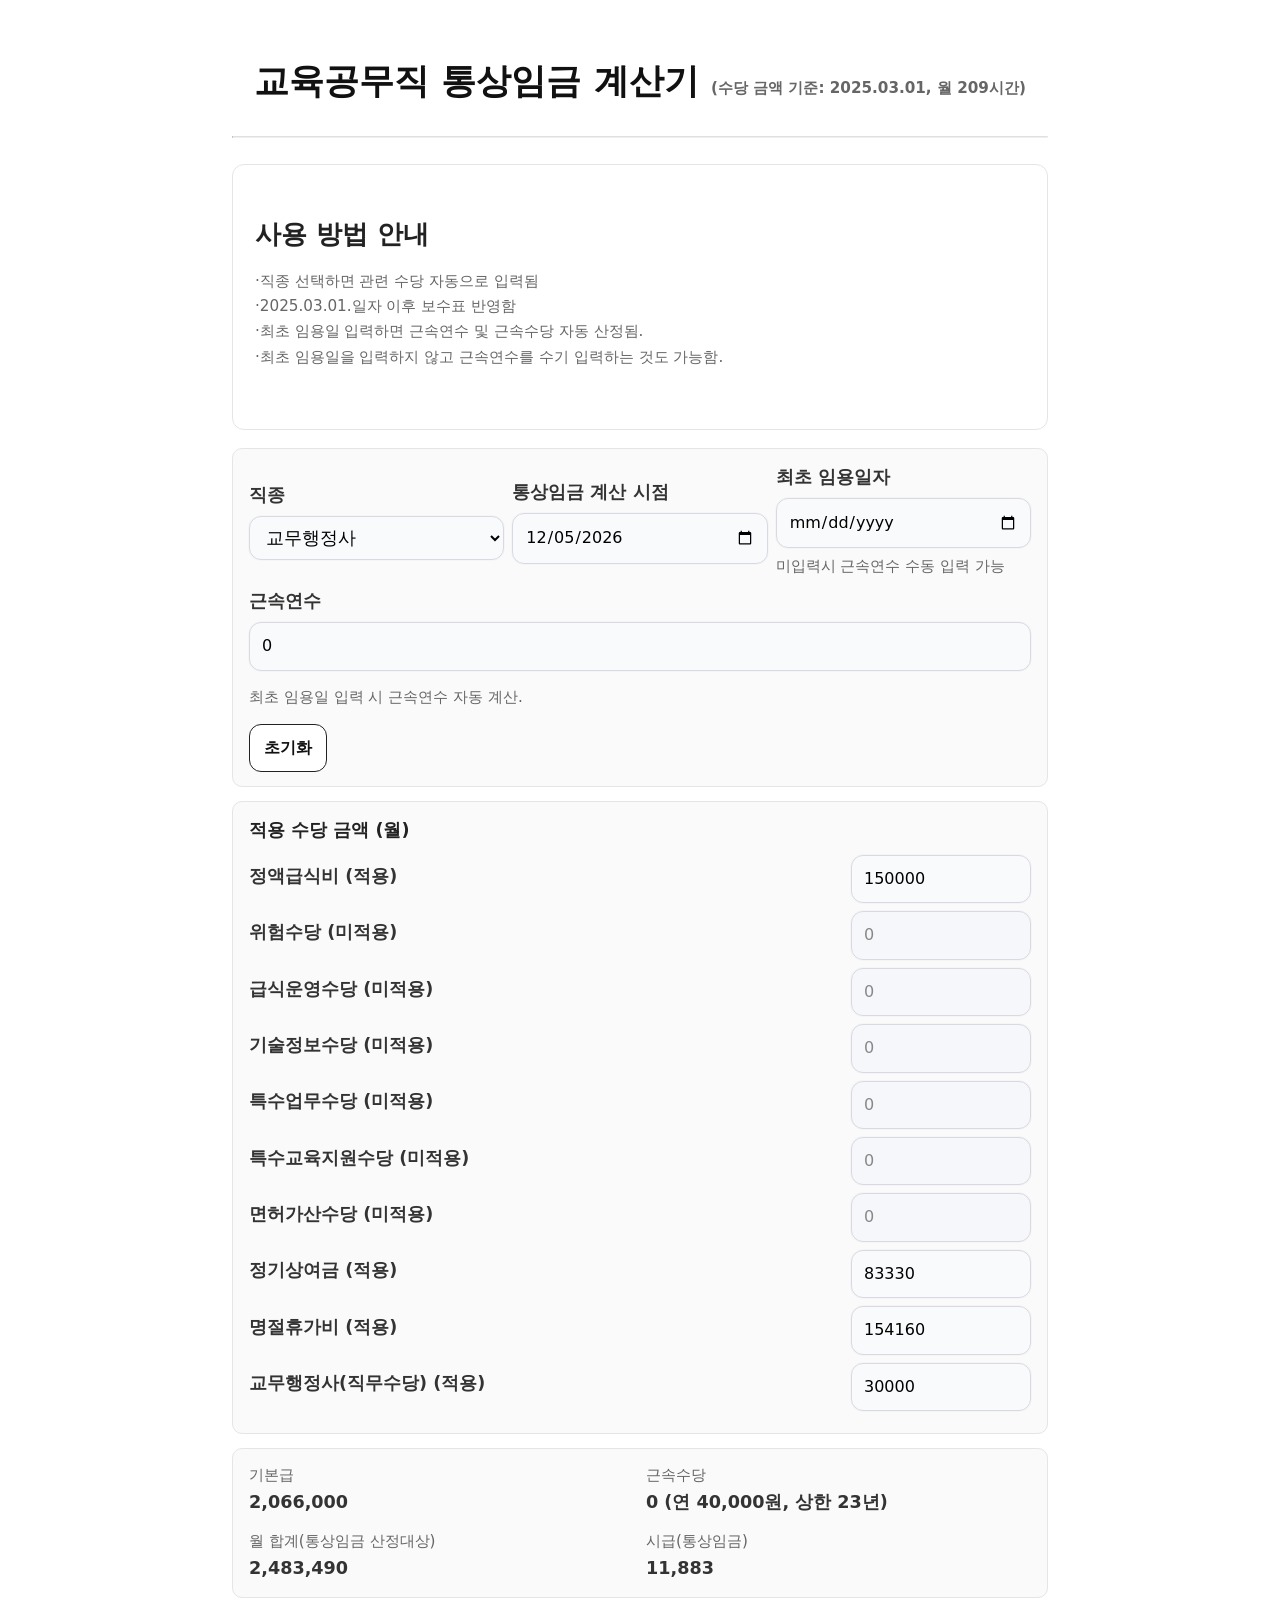
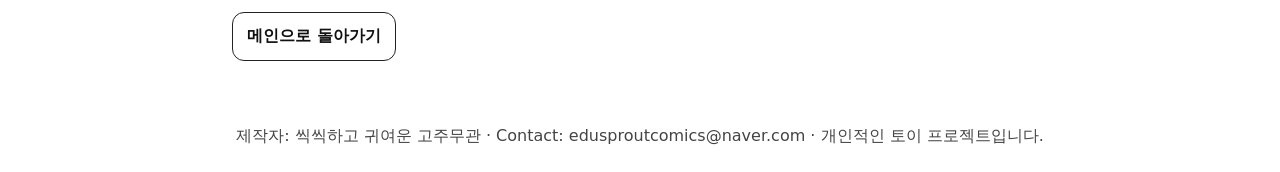
<file: ordinary-wage/index.html>
<!doctype html>
<html lang="ko">
<head>
  <meta charset="utf-8" />
  <meta name="viewport" content="width=device-width, initial-scale=1" />
  <title>교육공무직 통상임금 계산기</title>
  <link rel="stylesheet" href="/static/style.css">
  <style>
    body{font-family:system-ui,-apple-system,Segoe UI,Roboto,'Noto Sans KR',sans-serif;color:#111;background:#fff;margin:0}
    .wrap{max-width:960px;margin:24px auto;padding:0 16px}
    h1{font-size:1.75rem;margin:8px 0 14px}
    .card{border:1px solid #e5e5e5;border-radius:16px;padding:16px;margin:12px 0;overflow:hidden}
    .row{display:flex;gap:12px;flex-wrap:wrap}
    .col{flex:1 1 240px;min-width:240px}
    label{display:block;font-weight:600;margin-bottom:6px}
    select,input[type=number],input[type=date]{width:100%;padding:10px 12px;border:1px solid #d0d0d0;border-radius:12px;font-size:1rem;box-sizing:border-box}
    .allow-row{display:grid;grid-template-columns:1fr 180px;align-items:center;gap:10px;margin:8px 0}
    .allow-row input{max-width:180px}
    .muted{color:#444;font-size:.92rem}
    .grid2{display:grid;grid-template-columns:1fr 1fr;gap:12px}
    .out{font-size:1.1rem;font-weight:700}
    .btns{display:flex;gap:8px;flex-wrap:wrap;margin-top:8px}
    a.btn,button.btn{display:inline-block;padding:10px 14px;border:1px solid #222;border-radius:12px;color:#111;text-decoration:none;font-weight:700;background:#fff;cursor:pointer}
    footer{text-align:center;margin:24px 0;color:#444}
    .disabled{background:#fafafa;color:#777}
  </style>

<link rel="stylesheet" href="/static/style.css" />
</head>
<body>


  <main class="container" style="max-width:880px; margin:0 auto; padding:24px 16px;">

    <div class="wrap">
    <h1>교육공무직 통상임금 계산기 <span id="note" class="muted"></span></h1>
<hr/>


<!-- ================================ 구분선 ================================ -->

    <section class="section">
      <h2>사용 방법 안내</h2>
      <p class="muted">
        ·직종 선택하면 관련 수당 자동으로 입력됨<br/>
        ·2025.03.01.일자 이후 보수표 반영함 <br/>
        ·최초 임용일 입력하면 근속연수 및 근속수당 자동 산정됨.<br/>
        ·최초 임용일을 입력하지 않고 근속연수를 수기 입력하는 것도 가능함. <br/>
        <br/>
      </p>
    </section>

<!-- ================================ 구분선 ================================ -->
    
    <div class="card">
      <div class="row">
        <div class="col">
          <label>직종</label>
          <select id="job"></select>
        </div>
        <div class="col">
          <label>통상임금 계산 시점</label>
          <input id="calcDate" type="date" />
        </div>
        <div class="col">
          <label>최초 임용일자</label>
          <input id="startDate" type="date" />
          <div class="muted" id="yearsMode" style="margin-top:6px;"></div>
        </div>
        <div class="col">
          <label>근속연수</label>
          <input id="years" type="number" min="0" step="1" value="0" />
        </div>
      </div>
      <p class="muted">최초 임용일 입력 시 근속연수 자동 계산.</p>
      <div class="btns">
        <button class="btn" id="resetBtn" type="button">초기화</button>
      </div>
    </div>

    <div class="card">
      <h2 style="font-size:1.1rem;margin:0 0 10px">적용 수당 금액 (월)</h2>
      <div id="allowBox"></div>
    </div>

    <div class="card grid2">
      <div><div class="muted">기본급</div><div class="out" id="outBase">-</div></div>
      <div><div class="muted">근속수당</div><div class="out" id="outTenure">-</div></div>
      <div><div class="muted">월 합계(통상임금 산정대상)</div><div class="out" id="outSum">-</div></div>
      <div><div class="muted">시급(통상임금)</div><div class="out" id="outHourly">-</div></div>
    </div>

    <div class="btns">
      <a class="btn" href="/">메인으로 돌아가기</a>
    </div>
  </div>

  </main>
  
<footer style="text-align:center; margin-top:15px; color:#444;">
  제작자: 씩씩하고 귀여운 고주무관 · Contact: edusproutcomics@naver.com · 개인적인 토이 프로젝트입니다.
</footer>

  <script src="app.js"></script>
   <script src="/static/global-loader.js?v=1"></script>
</body>
</html>
</file>
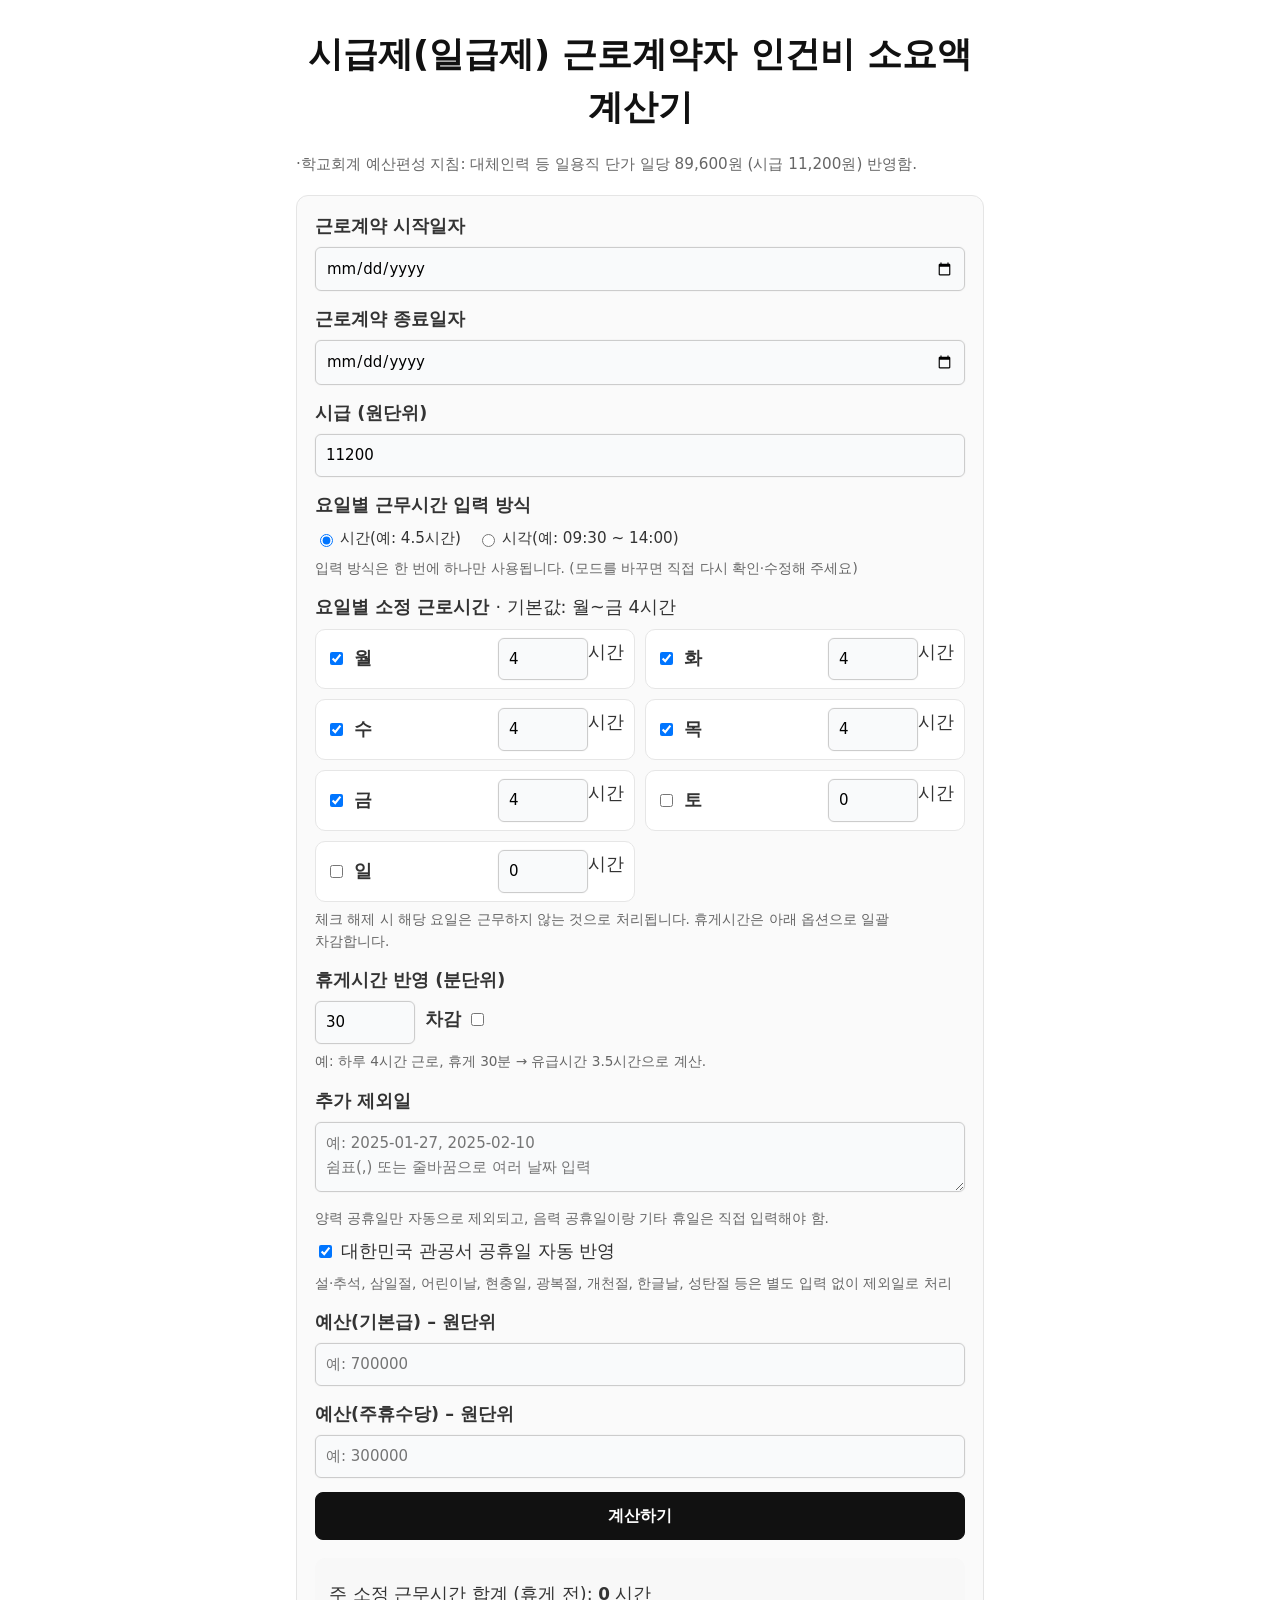
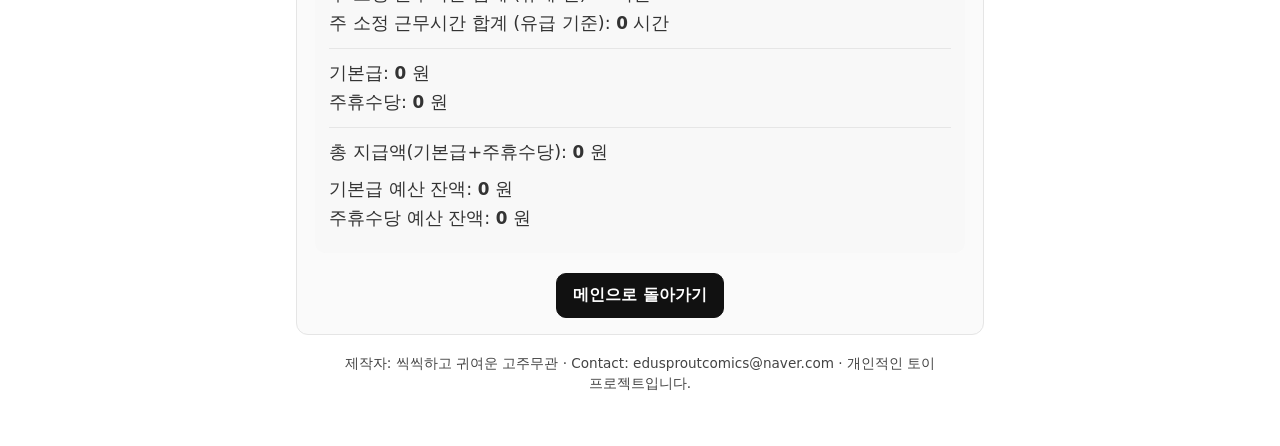
<file: parttime-wage-calculator/index.html>
<!doctype html>
<html lang="ko">
<head>
  <meta charset="utf-8" />
  <meta name="viewport" content="width=device-width, initial-scale=1" />
  <title>시급제(일급제) 근로계약자 인건비 소요액 계산기</title>

  <link rel="icon" href="/static/favicon.ico" />
  <link rel="stylesheet" href="/static/style.css" />
  <script src="./script.js" defer></script>

  <style>
    body{
      font-family:system-ui,-apple-system,"Noto Sans KR",sans-serif;
      background:#fff;
      color:#222;
      margin:0;
      padding:0;
    }
    main{
      max-width:720px;
      margin:20px auto;
      padding:0 16px 32px;
    }
    h1{
      font-size:1.5rem;
      margin-bottom:16px;
      text-align:center;
    }

    .section{
      border:1px solid #e5e5e5;
      border-radius:12px;
      padding:16px 18px;
      background:#fafafa;
    }
    .field-row{
      margin-bottom:14px;
    }
    label{
      font-weight:600;
      display:block;
      margin-bottom:6px;
    }

    input[type="number"],
    input[type="date"],
    input[type="time"]{
      box-sizing:border-box;
      padding:8px 10px;
      border:1px solid #ccc;
      border-radius:6px;
      font-size:15px;
    }
    input[type="number"],
    input[type="date"]{
      width:100%;
    }

    textarea{
      width:100%;
      box-sizing:border-box;
      padding:8px 10px;
      border:1px solid #ccc;
      border-radius:6px;
      font-size:15px;
      resize:vertical;
      min-height:70px;
    }

    .days-grid{
      display:grid;
      grid-template-columns:1fr 1fr;
      gap:10px;
    }
    .day-item{
      display:flex;
      align-items:center;
      justify-content:space-between;
      border:1px solid #e6e6e6;
      border-radius:10px;
      background:#fff;
      padding:8px 10px;
    }
    .day-left{
      display:flex;
      align-items:center;
      gap:8px;
      font-weight:600;
    }
    .day-right{
      display:flex;
      align-items:center;
      gap:8px;
      min-width:210px;
      justify-content:flex-end;
      flex-wrap:wrap;
    }

    .hours-group input[type="number"]{
      width:90px;
    }
    .range-group{
      display:flex;
      align-items:center;
      gap:4px;
    }
    .range-group input[type="time"]{
      width:100px;
    }

    /* 모드별 표시 전환 */
    body.mode-hours .hours-group{display:flex;}
    body.mode-hours .range-group{display:none;}

    body.mode-range .hours-group{display:none;}
    body.mode-range .range-group{display:flex;}

    .hint{
      color:#666;
      font-size:.85rem;
      margin-top:6px;
    }

    .mode-row{
      display:flex;
      flex-wrap:wrap;
      gap:16px;
      font-size:0.95rem;
      align-items:center;
    }
    .mode-row label{
      font-weight:400;
      margin:0;
      display:flex;
      align-items:center;
      gap:4px;
    }

    button{
      display:block;
      width:100%;
      padding:10px;
      border-radius:8px;
      border:1px solid #111;
      background:#111;
      color:#fff;
      font-weight:600;
      cursor:pointer;
      font-size:1rem;
      margin-top:4px;
    }
    button:hover{
      opacity:.9;
    }

    .result-box{
      background:#f8f8f8;
      border-radius:10px;
      padding:14px;
      margin-top:18px;
      line-height:1.6;
    }
    .result-box span{
      font-weight:bold;
      font-size:1.05rem;
    }

    hr{
      border:none;
      border-top:1px solid #e5e5e5;
      margin:10px 0;
    }

    .btn-home{
      display:inline-block;
      margin-top:20px;
      padding:8px 16px;
      border:1px solid #111;
      border-radius:10px;
      background:#111;
      color:#fff;
      font-weight:600;
      text-decoration:none;
      text-align:center;
    }
    .btn-home:hover{
      opacity:.9;
    }

    footer{
      text-align:center;
      margin-top:24px;
      color:#555;
      font-size:.85rem;
      line-height:1.5;
    }
  </style>
</head>

<body>
  <main>
    <h1>시급제(일급제) 근로계약자 인건비 소요액 계산기</h1>

    <p class="muted">
      ·학교회계 예산편성 지침: 대체인력 등 일용직 단가 일당 89,600원 (시급 11,200원) 반영함.
    </p>
    
    
    
    <div class="section">
      <!-- 기간 -->
      <div class="field-row">
        <label for="startDate">근로계약 시작일자</label>
        <input type="date" id="startDate" />
      </div>

      <div class="field-row">
        <label for="endDate">근로계약 종료일자</label>
        <input type="date" id="endDate" />
      </div>

      <!-- 시급 -->
      <div class="field-row">
        <label for="hourlyWage">시급 (원단위)</label>
        <input type="number" id="hourlyWage" value="11200" />
      </div>

      <!-- 입력 방식 선택 -->
      <div class="field-row">
        <label>요일별 근무시간 입력 방식</label>
        <div class="mode-row">
          <label>
            <input type="radio" name="timeInputMode" value="hours" checked />
            시간(예: 4.5시간)
          </label>
          <label>
            <input type="radio" name="timeInputMode" value="range" />
            시각(예: 09:30 ~ 14:00)
          </label>
        </div>
        <div class="hint">
          입력 방식은 한 번에 하나만 사용됩니다. (모드를 바꾸면 직접 다시 확인·수정해 주세요)
        </div>
      </div>

      <!-- 요일별 소정 근로시간 -->
      <div class="field-row">
        <label>
          요일별 소정 근로시간
          <span style="font-weight:500;">· 기본값: 월~금 4시간</span>
        </label>

        <div class="days-grid">
          <!-- 월 -->
          <div class="day-item">
            <div class="day-left">
              <input type="checkbox" id="mon" checked />
              <span>월</span>
            </div>
            <div class="day-right">
              <div class="hours-group">
                <input type="number" id="monHours" step="0.5" value="4" />
                <span>시간</span>
              </div>
              <div class="range-group">
                <input type="time" id="monStart" value="09:00" />
                <span>~</span>
                <input type="time" id="monEnd" value="13:00" />
              </div>
            </div>
          </div>

          <!-- 화 -->
          <div class="day-item">
            <div class="day-left">
              <input type="checkbox" id="tue" checked />
              <span>화</span>
            </div>
            <div class="day-right">
              <div class="hours-group">
                <input type="number" id="tueHours" step="0.5" value="4" />
                <span>시간</span>
              </div>
              <div class="range-group">
                <input type="time" id="tueStart" value="09:00" />
                <span>~</span>
                <input type="time" id="tueEnd" value="13:00" />
              </div>
            </div>
          </div>

          <!-- 수 -->
          <div class="day-item">
            <div class="day-left">
              <input type="checkbox" id="wed" checked />
              <span>수</span>
            </div>
            <div class="day-right">
              <div class="hours-group">
                <input type="number" id="wedHours" step="0.5" value="4" />
                <span>시간</span>
              </div>
              <div class="range-group">
                <input type="time" id="wedStart" value="09:00" />
                <span>~</span>
                <input type="time" id="wedEnd" value="13:00" />
              </div>
            </div>
          </div>

          <!-- 목 -->
          <div class="day-item">
            <div class="day-left">
              <input type="checkbox" id="thu" checked />
              <span>목</span>
            </div>
            <div class="day-right">
              <div class="hours-group">
                <input type="number" id="thuHours" step="0.5" value="4" />
                <span>시간</span>
              </div>
              <div class="range-group">
                <input type="time" id="thuStart" value="09:00" />
                <span>~</span>
                <input type="time" id="thuEnd" value="13:00" />
              </div>
            </div>
          </div>

          <!-- 금 -->
          <div class="day-item">
            <div class="day-left">
              <input type="checkbox" id="fri" checked />
              <span>금</span>
            </div>
            <div class="day-right">
              <div class="hours-group">
                <input type="number" id="friHours" step="0.5" value="4" />
                <span>시간</span>
              </div>
              <div class="range-group">
                <input type="time" id="friStart" value="09:00" />
                <span>~</span>
                <input type="time" id="friEnd" value="13:00" />
              </div>
            </div>
          </div>

          <!-- 토 -->
          <div class="day-item">
            <div class="day-left">
              <input type="checkbox" id="sat" />
              <span>토</span>
            </div>
            <div class="day-right">
              <div class="hours-group">
                <input type="number" id="satHours" step="0.5" value="0" />
                <span>시간</span>
              </div>
              <div class="range-group">
                <input type="time" id="satStart" />
                <span>~</span>
                <input type="time" id="satEnd" />
              </div>
            </div>
          </div>

          <!-- 일 -->
          <div class="day-item">
            <div class="day-left">
              <input type="checkbox" id="sun" />
              <span>일</span>
            </div>
            <div class="day-right">
              <div class="hours-group">
                <input type="number" id="sunHours" step="0.5" value="0" />
                <span>시간</span>
              </div>
              <div class="range-group">
                <input type="time" id="sunStart" />
                <span>~</span>
                <input type="time" id="sunEnd" />
              </div>
            </div>
          </div>
        </div>

        <div class="hint">
          체크 해제 시 해당 요일은 근무하지 않는 것으로 처리됩니다.
          휴게시간은 아래 옵션으로 일괄 차감합니다.
        </div>
      </div>

      <!-- 휴게시간 -->
      <div class="field-row">
        <label for="breakMinutes">휴게시간 반영 (분단위)</label>
        <div style="display:flex; align-items:center; gap:10px;">
          <input
            type="number"
            id="breakMinutes"
            min="0"
            step="5"
            value="30"
            style="width:100px;"
          />
          <label style="display:flex; align-items:center; gap:6px;">
            <span>차감</span>
            <input type="checkbox" id="breakEnabled" />
          </label>
        </div>
        <div class="hint">
          예: 하루 4시간 근로, 휴게 30분 → 유급시간 3.5시간으로 계산.
        </div>
      </div>

      <!-- 공휴일·추가 제외일 -->
      <div class="field-row">
        <label for="excludeDates">추가 제외일</label>
        <textarea
          id="excludeDates"
          placeholder="예: 2025-01-27, 2025-02-10&#10;쉼표(,) 또는 줄바꿈으로 여러 날짜 입력"
        ></textarea>
        <div class="hint">
          양력 공휴일만 자동으로 제외되고, 음력 공휴일이랑 기타 휴일은 직접 입력해야 함.
        </div>

        <div style="margin-top:8px;">
          <label style="font-weight:400; display:flex; align-items:center; gap:6px;">
            <input type="checkbox" id="autoHoliday" checked />
            <span>대한민국 관공서 공휴일 자동 반영 </span>
          </label>
          <div class="hint">
            설·추석, 삼일절, 어린이날, 현충일, 광복절, 개천절, 한글날, 성탄절 등은 별도 입력 없이 제외일로 처리
          </div>
        </div>
      </div>

      <!-- 예산(기본급 / 주휴수당 분리) -->
      <div class="field-row">
        <label for="budgetBase">예산(기본급) – 원단위</label>
        <input type="number" id="budgetBase" placeholder="예: 700000" />
      </div>

      <div class="field-row">
        <label for="budgetJhu">예산(주휴수당) – 원단위</label>
        <input type="number" id="budgetJhu" placeholder="예: 300000" />
      </div>

      <!-- 버튼 -->
      <button id="btnCalc">계산하기</button>

      <!-- 결과 -->
      <div class="result-box">
        <div id="outDaysLine" style="margin-bottom:8px; font-weight:600; color:#333;"></div>

        <div>주 소정 근무시간 합계 (휴게 전): <span id="outWeeklyRaw">0</span> 시간</div>
        <div>주 소정 근무시간 합계 (유급 기준): <span id="outWeeklyPaid">0</span> 시간</div>

        <hr />

        <div>기본급: <span id="outBase">0</span> 원</div>
        <div>주휴수당: <span id="outJhu">0</span> 원</div>

        <hr />

        <div>총 지급액(기본급+주휴수당): <span id="outTotal">0</span> 원</div>

        <div style="margin-top:8px;">
          기본급 예산 잔액: <span id="outRemainBase">0</span> 원<br />
          주휴수당 예산 잔액: <span id="outRemainJhu">0</span> 원
        </div>

        <div id="outMsg" style="color:#555; font-size:0.9rem; margin-top:6px;"></div>
      </div>

      <div style="text-align:center;">
        <a href="/" class="btn-home">메인으로 돌아가기</a>
      </div>
    </div>

<footer style="text-align:center; margin-top:15px; color:#444;">
  제작자: 씩씩하고 귀여운 고주무관 · Contact: edusproutcomics@naver.com · 개인적인 토이 프로젝트입니다.
</footer>
  </main>
   <script src="/static/global-loader.js?v=1"></script>
  
</body>
</html>
</file>
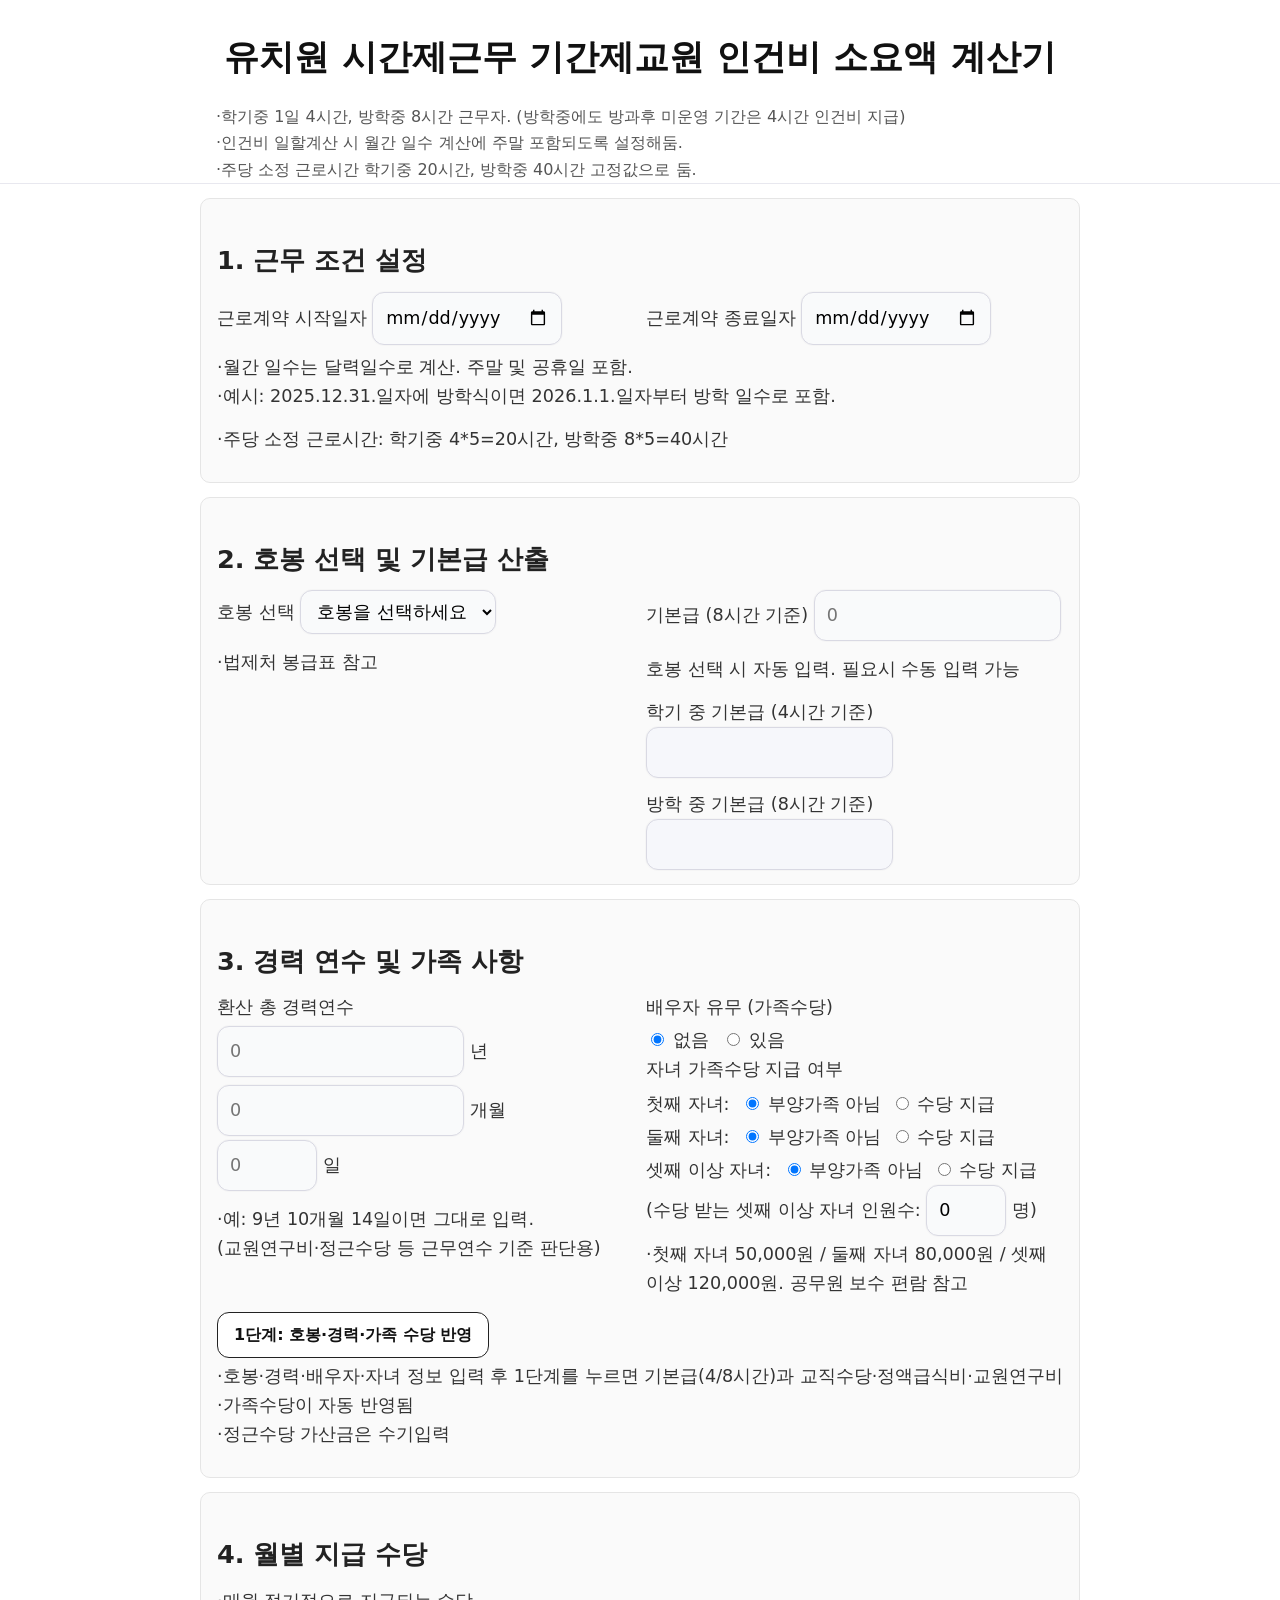
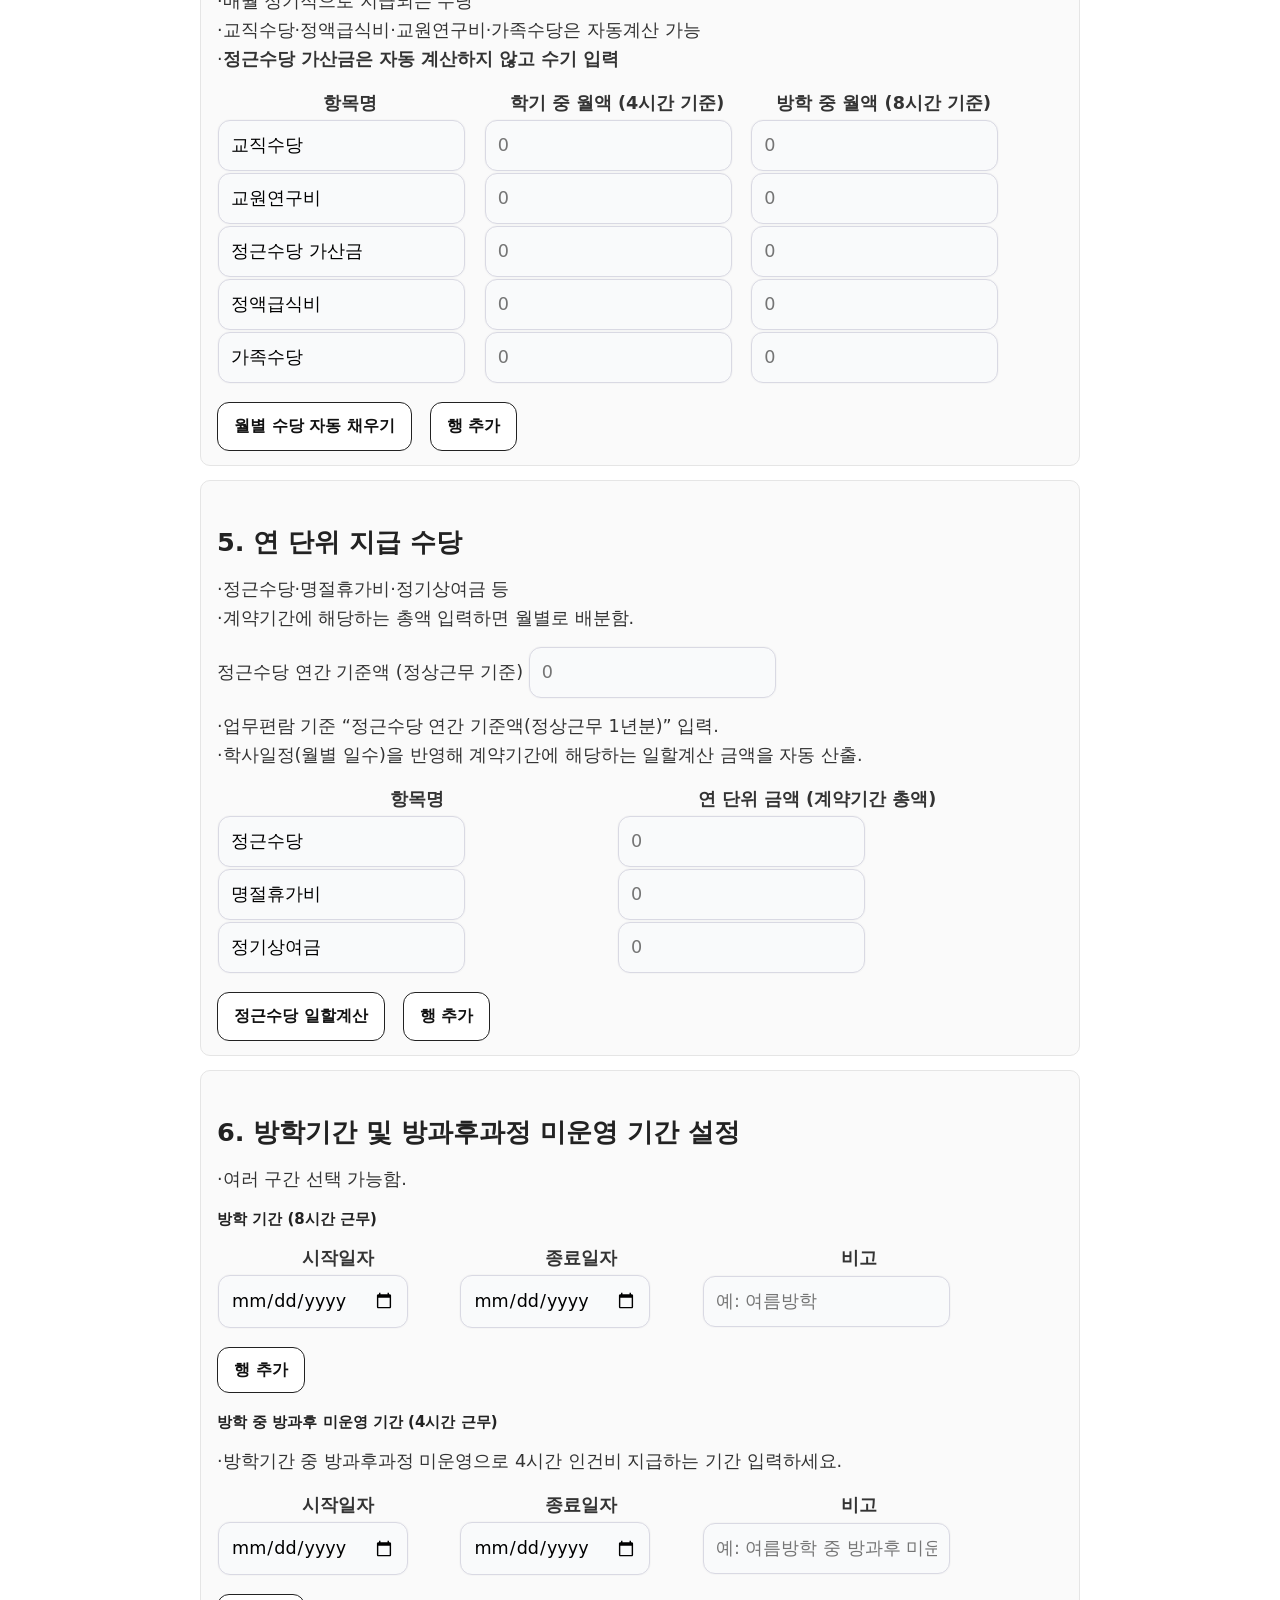
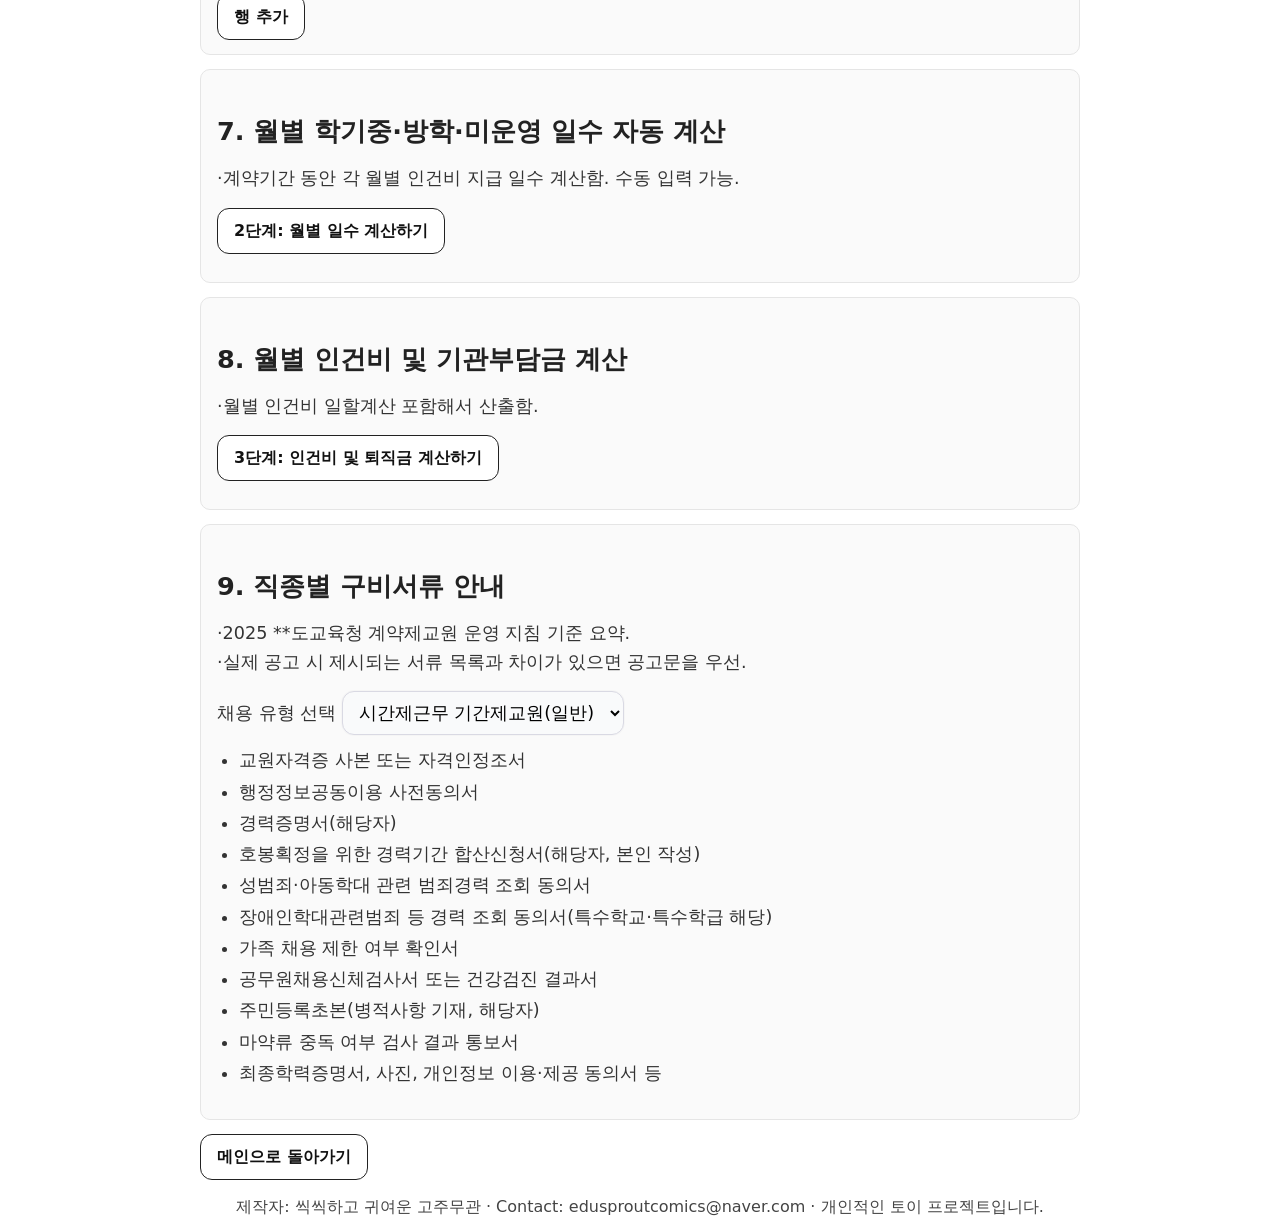
<file: preschool-parttime-contract-teacher/index.html>
<!doctype html>
<html lang="ko">
<head>
  <meta charset="utf-8" />
  <meta name="viewport" content="width=device-width, initial-scale=1" />
  <meta name="color-scheme" content="light" />
  <title>유치원 시간제근무 기간제교원 인건비 소요액 계산기</title>
  <link rel="icon" href="/static/favicon.ico" />
  <link rel="stylesheet" href="/static/style.css" />
  <script src="/static/disable-copy.js"></script>
</head>
<body>
  <header class="site-header">
    <div class="shell">
      <h1>유치원 시간제근무 기간제교원 인건비 소요액 계산기</h1>
      <p class="sub">
        ·학기중 1일 4시간, 방학중 8시간 근무자. (방학중에도 방과후 미운영 기간은 4시간 인건비 지급)<br />
        ·인건비 일할계산 시 월간 일수 계산에 주말 포함되도록 설정해둠. <br />
        ·주당 소정 근로시간 학기중 20시간, 방학중 40시간 고정값으로 둠.<br />
      </p>
    </div>
  </header>

  <main class="shell">

    <!-- 1. 근무 조건 설정 -->
    <section class="card">
      <h2>1. 근무 조건 설정</h2>

      <div class="grid two">
        <div class="form-row">
          <label>
            근로계약 시작일자
            <input type="date" id="contractStart" />
          </label>
        </div>
        <div class="form-row">
          <label>
            근로계약 종료일자
            <input type="date" id="contractEnd" />
          </label>
        </div>
      </div>

      <p class="hint" style="margin-top:8px;">
        ·월간 일수는 달력일수로 계산. 주말 및 공휴일 포함.<br/>
        ·예시: 2025.12.31.일자에 방학식이면 2026.1.1.일자부터 방학 일수로 포함.
      </p>
      <p class="hint">
        ·주당 소정 근로시간: 학기중 4*5=20시간, 방학중 8*5=40시간
      </p>
    </section>

    <!-- 2. 호봉 및 기본급 -->
    <section class="card">
      <h2>2. 호봉 선택 및 기본급 산출 </h2>

      <div class="grid two">
        <div class="form-row">
          <label>
            호봉 선택
            <select id="stepSelect">
              <option value="">호봉을 선택하세요</option>
              <!-- 1~40호봉 -->
              <option value="1">1호봉</option>
              <option value="2">2호봉</option>
              <option value="3">3호봉</option>
              <option value="4">4호봉</option>
              <option value="5">5호봉</option>
              <option value="6">6호봉</option>
              <option value="7">7호봉</option>
              <option value="8">8호봉</option>
              <option value="9">9호봉</option>
              <option value="10">10호봉</option>
              <option value="11">11호봉</option>
              <option value="12">12호봉</option>
              <option value="13">13호봉</option>
              <option value="14">14호봉</option>
              <option value="15">15호봉</option>
              <option value="16">16호봉</option>
              <option value="17">17호봉</option>
              <option value="18">18호봉</option>
              <option value="19">19호봉</option>
              <option value="20">20호봉</option>
              <option value="21">21호봉</option>
              <option value="22">22호봉</option>
              <option value="23">23호봉</option>
              <option value="24">24호봉</option>
              <option value="25">25호봉</option>
              <option value="26">26호봉</option>
              <option value="27">27호봉</option>
              <option value="28">28호봉</option>
              <option value="29">29호봉</option>
              <option value="30">30호봉</option>
              <option value="31">31호봉</option>
              <option value="32">32호봉</option>
              <option value="33">33호봉</option>
              <option value="34">34호봉</option>
              <option value="35">35호봉</option>
              <option value="36">36호봉</option>
              <option value="37">37호봉</option>
              <option value="38">38호봉</option>
              <option value="39">39호봉</option>
              <option value="40">40호봉</option>
            </select>
          </label>
          <p class="hint">
            ·법제처 봉급표 참고<br />
          </p>
        </div>

        <div>
          <div class="form-row">
            <label>
              기본급 (8시간 기준)
              <input type="number" id="basePay8" placeholder="0" />
            </label>
            <p class="hint">호봉 선택 시 자동 입력. 필요시 수동 입력 가능</p>
          </div>
          <div class="grid two">
            <div class="form-row">
              <label>
                학기 중 기본급 (4시간 기준)
                <input type="number" id="basePay4Sem" disabled />
              </label>
            </div>
            <div class="form-row">
              <label>
                방학 중 기본급 (8시간 기준)
                <input type="number" id="basePay8Vac" disabled />
              </label>
            </div>
          </div>
        </div>
      </div>
    </section>

    <!-- 3. 경력 연수 및 가족 사항 -->
    <section class="card">
      <h2>3. 경력 연수 및 가족 사항</h2>

      <div class="grid two">
        <div class="form-row">
          <label>
            환산 총 경력연수
            <div class="grid two" style="gap:8px; margin-top:4px;">
              <div>
                <input type="number" id="careerYears" min="0" step="1" placeholder="0" />
                <span>년</span>
              </div>
              <div>
                <input type="number" id="careerMonths" min="0" step="1" placeholder="0" />
                <span>개월</span>
              </div>
            </div>
            <div style="margin-top:4px;">
              <input type="number" id="careerDays" min="0" step="1" placeholder="0" style="max-width:100px;" />
              <span>일</span>
            </div>
          </label>
          <p class="hint">
            ·예: 9년 10개월 14일이면 그대로 입력. (교원연구비·정근수당 등 근무연수 기준 판단용)
          </p>
        </div>

        <div>
          <div class="form-row">
            <span class="label">배우자 유무 (가족수당)</span>
            <div style="margin-top:4px;">
              <label style="margin-right:8px;">
                <input type="radio" name="spouseFlag" value="N" checked />
                없음
              </label>
              <label>
                <input type="radio" name="spouseFlag" value="Y" />
                있음
              </label>
            </div>
          </div>

          <div class="form-row">
            <label>자녀 가족수당 지급 여부</label>
            <div class="child-row" style="margin-top:6px; font-size:0.95rem;">
              <div style="margin-bottom:4px;">
                첫째 자녀:
                <label style="margin-left:6px; margin-right:4px;">
                  <input type="radio" name="firstChildFlag" value="N" checked /> 부양가족 아님
                </label>
                <label>
                  <input type="radio" name="firstChildFlag" value="Y" /> 수당 지급
                </label>
              </div>
              <div style="margin-bottom:4px;">
                둘째 자녀:
                <label style="margin-left:6px; margin-right:4px;">
                  <input type="radio" name="secondChildFlag" value="N" checked /> 부양가족 아님
                </label>
                <label>
                  <input type="radio" name="secondChildFlag" value="Y" /> 수당 지급
                </label>
              </div>
              <div>
                셋째 이상 자녀:
                <label style="margin-left:6px; margin-right:4px;">
                  <input type="radio" name="thirdChildFlag" value="N" checked /> 부양가족 아님
                </label>
                <label style="margin-right:6px;">
                  <input type="radio" name="thirdChildFlag" value="Y" /> 수당 지급
                </label>
                <span>
                  (수당 받는 셋째 이상 자녀 인원수:
                  <input type="number" id="childThirdCount" min="0" step="1" value="0" style="max-width:80px;" /> 명)
                </span>
              </div>
            </div>
            <p class="hint" style="margin-top:4px;">
              ·첫째 자녀 50,000원 / 둘째 자녀 80,000원 / 셋째 이상 120,000원. 공무원 보수 편람 참고
            </p>
          </div>
        </div>
      </div>

      <button type="button" class="btn" id="stepBaseBtn">1단계: 호봉·경력·가족 수당 반영</button>
      <p class="hint" style="margin-top:4px;">
        ·호봉·경력·배우자·자녀 정보 입력 후 1단계를 누르면 기본급(4/8시간)과 교직수당·정액급식비·교원연구비·가족수당이 자동 반영됨 <br/>
        ·정근수당 가산금은 수기입력
      </p>
    </section>

    <!-- 4. 월별 지급 수당 -->
    <section class="card">
      <h2>4. 월별 지급 수당</h2>
      <p class="hint">
        ·매월 정기적으로 지급되는 수당<br/>
        ·교직수당·정액급식비·교원연구비·가족수당은 자동계산 가능<br/>
        ·<b>정근수당 가산금은 자동 계산하지 않고 수기 입력</b>
      </p>

      <div class="table-wrap" style="margin-top:10px;">
        <table>
          <thead>
            <tr>
              <th>항목명</th>
              <th>학기 중 월액 (4시간 기준)</th>
              <th>방학 중 월액 (8시간 기준)</th>
            </tr>
          </thead>
          <tbody id="allowanceBody">
            <tr class="allowance-row">
              <td><input type="text" class="allow-name" value="교직수당" /></td>
              <td><input type="number" class="allow-semester" placeholder="0" /></td>
              <td><input type="number" class="allow-vacation" placeholder="0" /></td>
            </tr>
            <tr class="allowance-row">
              <td><input type="text" class="allow-name" value="교원연구비" /></td>
              <td><input type="number" class="allow-semester" placeholder="0" /></td>
              <td><input type="number" class="allow-vacation" placeholder="0" /></td>
            </tr>
            <tr class="allowance-row">
              <td><input type="text" class="allow-name" value="정근수당 가산금" /></td>
              <td><input type="number" class="allow-semester" placeholder="0" /></td>
              <td><input type="number" class="allow-vacation" placeholder="0" /></td>
            </tr>
            <tr class="allowance-row">
              <td><input type="text" class="allow-name" value="정액급식비" /></td>
              <td><input type="number" class="allow-semester" placeholder="0" /></td>
              <td><input type="number" class="allow-vacation" placeholder="0" /></td>
            </tr>
            <tr class="allowance-row">
              <td><input type="text" class="allow-name" value="가족수당" /></td>
              <td><input type="number" class="allow-semester" placeholder="0" /></td>
              <td><input type="number" class="allow-vacation" placeholder="0" /></td>
            </tr>
          </tbody>
        </table>
      </div>

      <div style="margin-top:8px; display:flex; gap:8px; flex-wrap:wrap;">
        <button type="button" class="btn" id="applyAllowBtn">월별 수당 자동 채우기</button>
        <button type="button" class="btn" id="addAllowBtn">행 추가</button>
      </div>
    </section>

    <!-- 5. 연 단위 수당 -->
    <section class="card">
      <h2>5. 연 단위 지급 수당 </h2>
      <p class="hint">
        ·정근수당·명절휴가비·정기상여금 등<br />
        ·계약기간에 해당하는 총액 입력하면 월별로 배분함.
      </p>

      <div class="form-row">
        <label>
          정근수당 연간 기준액 (정상근무 기준)
          <input type="number" id="longevityBaseAnnual" placeholder="0" />
        </label>
        <p class="hint">
          ·업무편람 기준 “정근수당 연간 기준액(정상근무 1년분)” 입력.<br/>
          ·학사일정(월별 일수)을 반영해 계약기간에 해당하는 일할계산 금액을 자동 산출.
        </p>
      </div>

      <div class="table-wrap" style="margin-top:10px;">
        <table>
          <thead>
            <tr>
              <th>항목명</th>
              <th>연 단위 금액 (계약기간 총액)</th>
            </tr>
          </thead>
          <tbody id="annualBody">
            <tr class="annual-row">
              <td><input type="text" class="annual-name" value="정근수당" /></td>
              <td><input type="number" class="annual-amount" placeholder="0" /></td>
            </tr>
            <tr class="annual-row">
              <td><input type="text" class="annual-name" value="명절휴가비" /></td>
              <td><input type="number" class="annual-amount" placeholder="0" /></td>
            </tr>
            <tr class="annual-row">
              <td><input type="text" class="annual-name" value="정기상여금" /></td>
              <td><input type="number" class="annual-amount" placeholder="0" /></td>
            </tr>
          </tbody>
        </table>
      </div>
      <div style="margin-top:8px; display:flex; gap:8px; flex-wrap:wrap;">
        <button type="button" class="btn" id="calcLongevityBtn">정근수당 일할계산</button>
        <button type="button" class="btn" id="addAnnualBtn">행 추가</button>
      </div>
    </section>

    <!-- 6. 방학·미운영 기간 설정 -->
    <section class="card">
      <h2>6. 방학기간 및 방과후과정 미운영 기간 설정</h2>
      <p class="hint">
        ·여러 구간 선택 가능함.
      </p>

      <h3 style="font-size:15px;margin:8px 0 6px;">방학 기간 (8시간 근무)</h3>
      <div class="table-wrap">
        <table>
          <thead>
            <tr>
              <th>시작일자</th>
              <th>종료일자</th>
              <th>비고</th>
            </tr>
          </thead>
          <tbody id="vacationBody">
            <tr class="vac-row">
              <td><input type="date" class="vac-start" /></td>
              <td><input type="date" class="vac-end" /></td>
              <td><input type="text" class="vac-note" placeholder="예: 여름방학" /></td>
            </tr>
          </tbody>
        </table>
      </div>
      <button type="button" class="btn" id="addVacBtn">행 추가</button>

      <h3 style="font-size:15px;margin:18px 0 6px;">방학 중 방과후 미운영 기간 (4시간 근무)</h3>
      <p class="hint">
        ·방학기간 중 방과후과정 미운영으로 4시간 인건비 지급하는 기간 입력하세요.<br />
      </p>

      <div class="table-wrap">
        <table>
          <thead>
            <tr>
              <th>시작일자</th>
              <th>종료일자</th>
              <th>비고</th>
            </tr>
          </thead>
          <tbody id="noAfBody">
            <tr class="noaf-row">
              <td><input type="date" class="noaf-start" /></td>
              <td><input type="date" class="noaf-end" /></td>
              <td><input type="text" class="noaf-note" placeholder="예: 여름방학 중 방과후 미운영기간" /></td>
            </tr>
          </tbody>
        </table>
      </div>
      <button type="button" class="btn" id="addNoAfBtn">행 추가</button>
    </section>

    <!-- 7. 월별 근무(달력) 일수 자동 계산 -->
    <section class="card">
      <h2>7. 월별 학기중·방학·미운영 일수 자동 계산</h2>
      <p class="hint">
        ·계약기간 동안 각 월별 인건비 지급 일수 계산함. 수동 입력 가능.
      </p>
      <button type="button" class="btn" id="buildMonthBtn">2단계: 월별 일수 계산하기</button>
      <p id="monthError" class="error"></p>

      <div id="monthTableWrap" style="margin-top:10px;"></div>
    </section>

    <!-- 8. 월별 인건비 계산 -->
    <section class="card">
      <h2>8. 월별 인건비 및 기관부담금 계산</h2>
      <p class="hint">
        ·월별 인건비 일할계산 포함해서 산출함. 
      </p>
      <button type="button" class="btn" id="calcBtn">3단계: 인건비 및 퇴직금 계산하기</button>
      <p id="calcError" class="error"></p>

      <div id="resultWrap" style="margin-top:10px;"></div>
    </section>

    <!-- 9. 직종별 구비서류 안내 -->
    <section class="card">
      <h2>9. 직종별 구비서류 안내</h2>
      <p class="hint">
        ·2025 **도교육청 계약제교원 운영 지침 기준 요약.<br/>
        ·실제 공고 시 제시되는 서류 목록과 차이가 있으면 공고문을 우선.
      </p>

      <div class="form-row">
        <label>
          채용 유형 선택
          <select id="docTypeSelect">
            <option value="time-part">시간제근무 기간제교원(일반)</option>
            <option value="retired">퇴직교원(1년 이내) 재채용</option>
          </select>
        </label>
      </div>

      <div id="docGuide" class="doc-guide" style="margin-top:8px;"></div>
    </section>

    <a class="btn" href="/index.html">메인으로 돌아가기</a>
  </main>

  <footer style="text-align:center; margin-top:15px; color:#444;">
    제작자: 씩씩하고 귀여운 고주무관 · Contact: edusproutcomics@naver.com · 개인적인 토이 프로젝트입니다.
  </footer>


  <script src="/static/teacher-step-core.js?v=251120"></script>
  <script src="script.js?v=25112102"></script>
    <script src="/static/global-loader.js?v=1"></script>
</body>
</html>
</file>
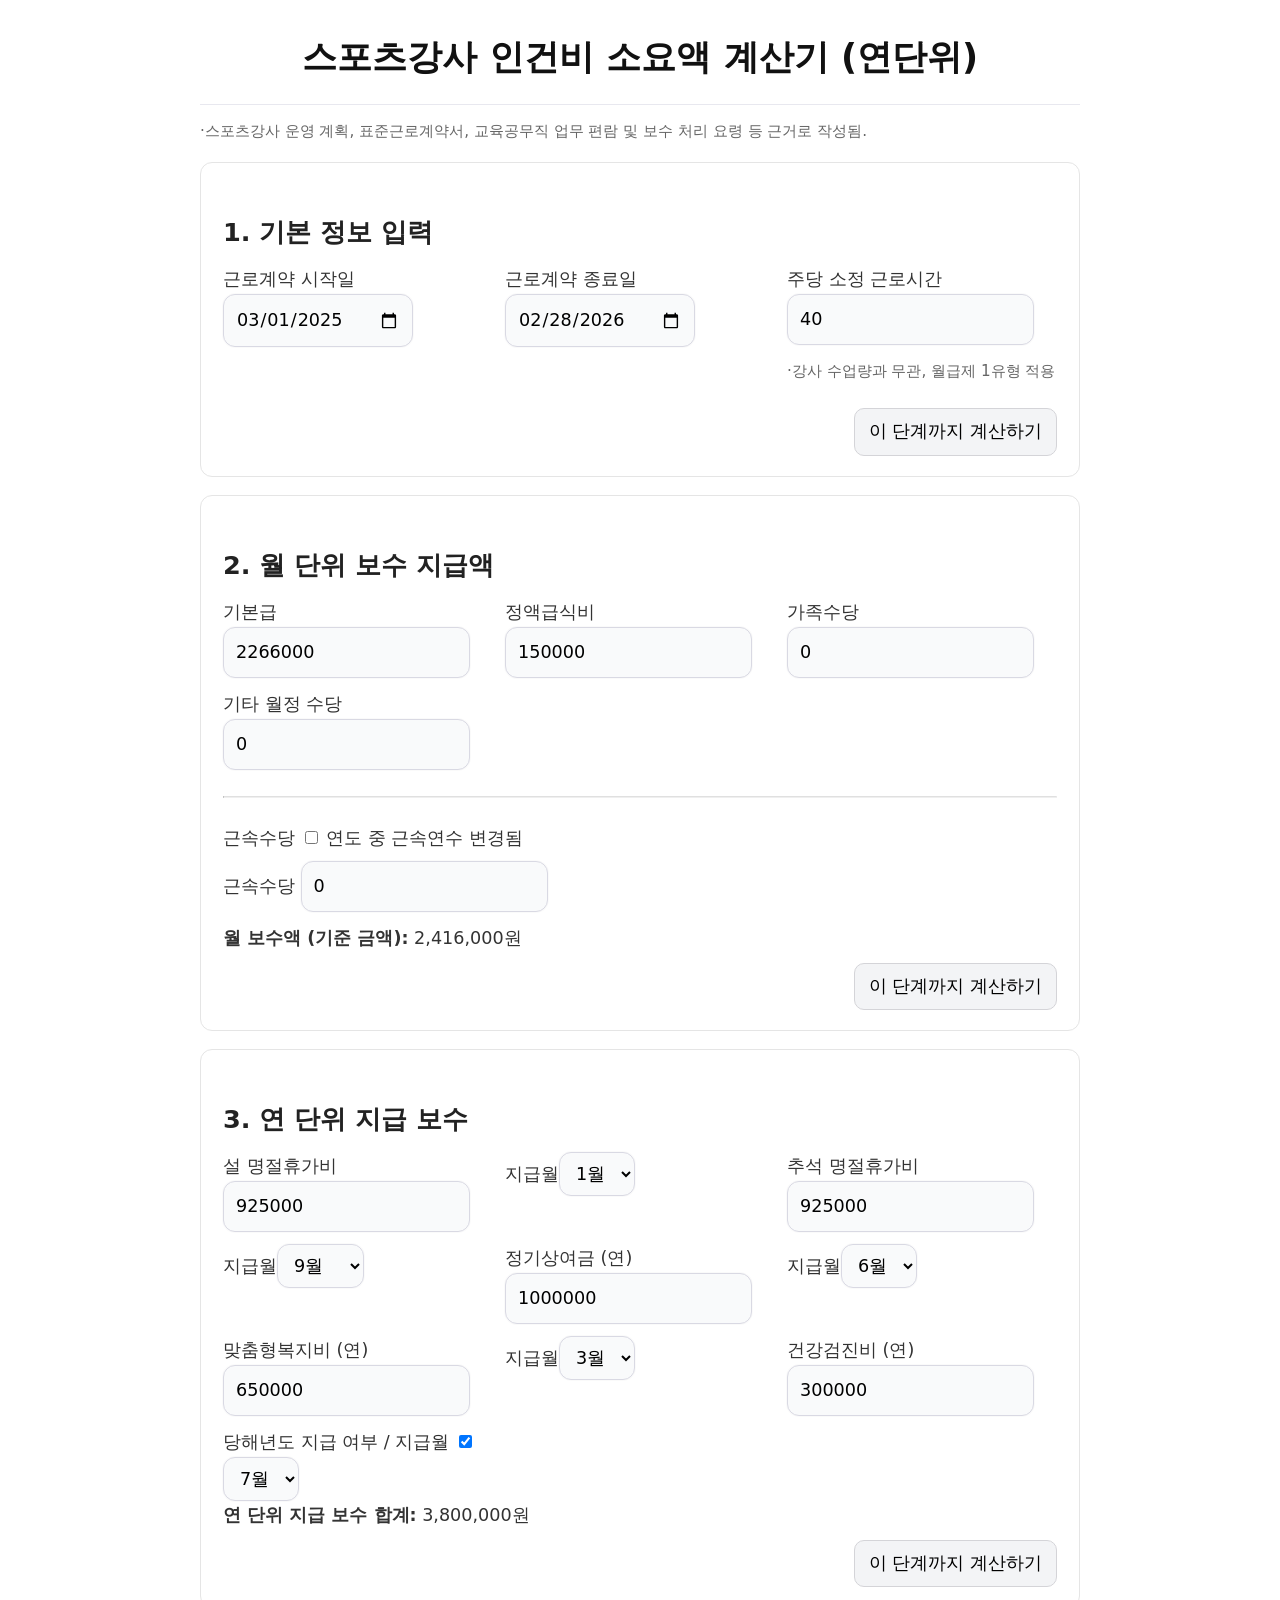
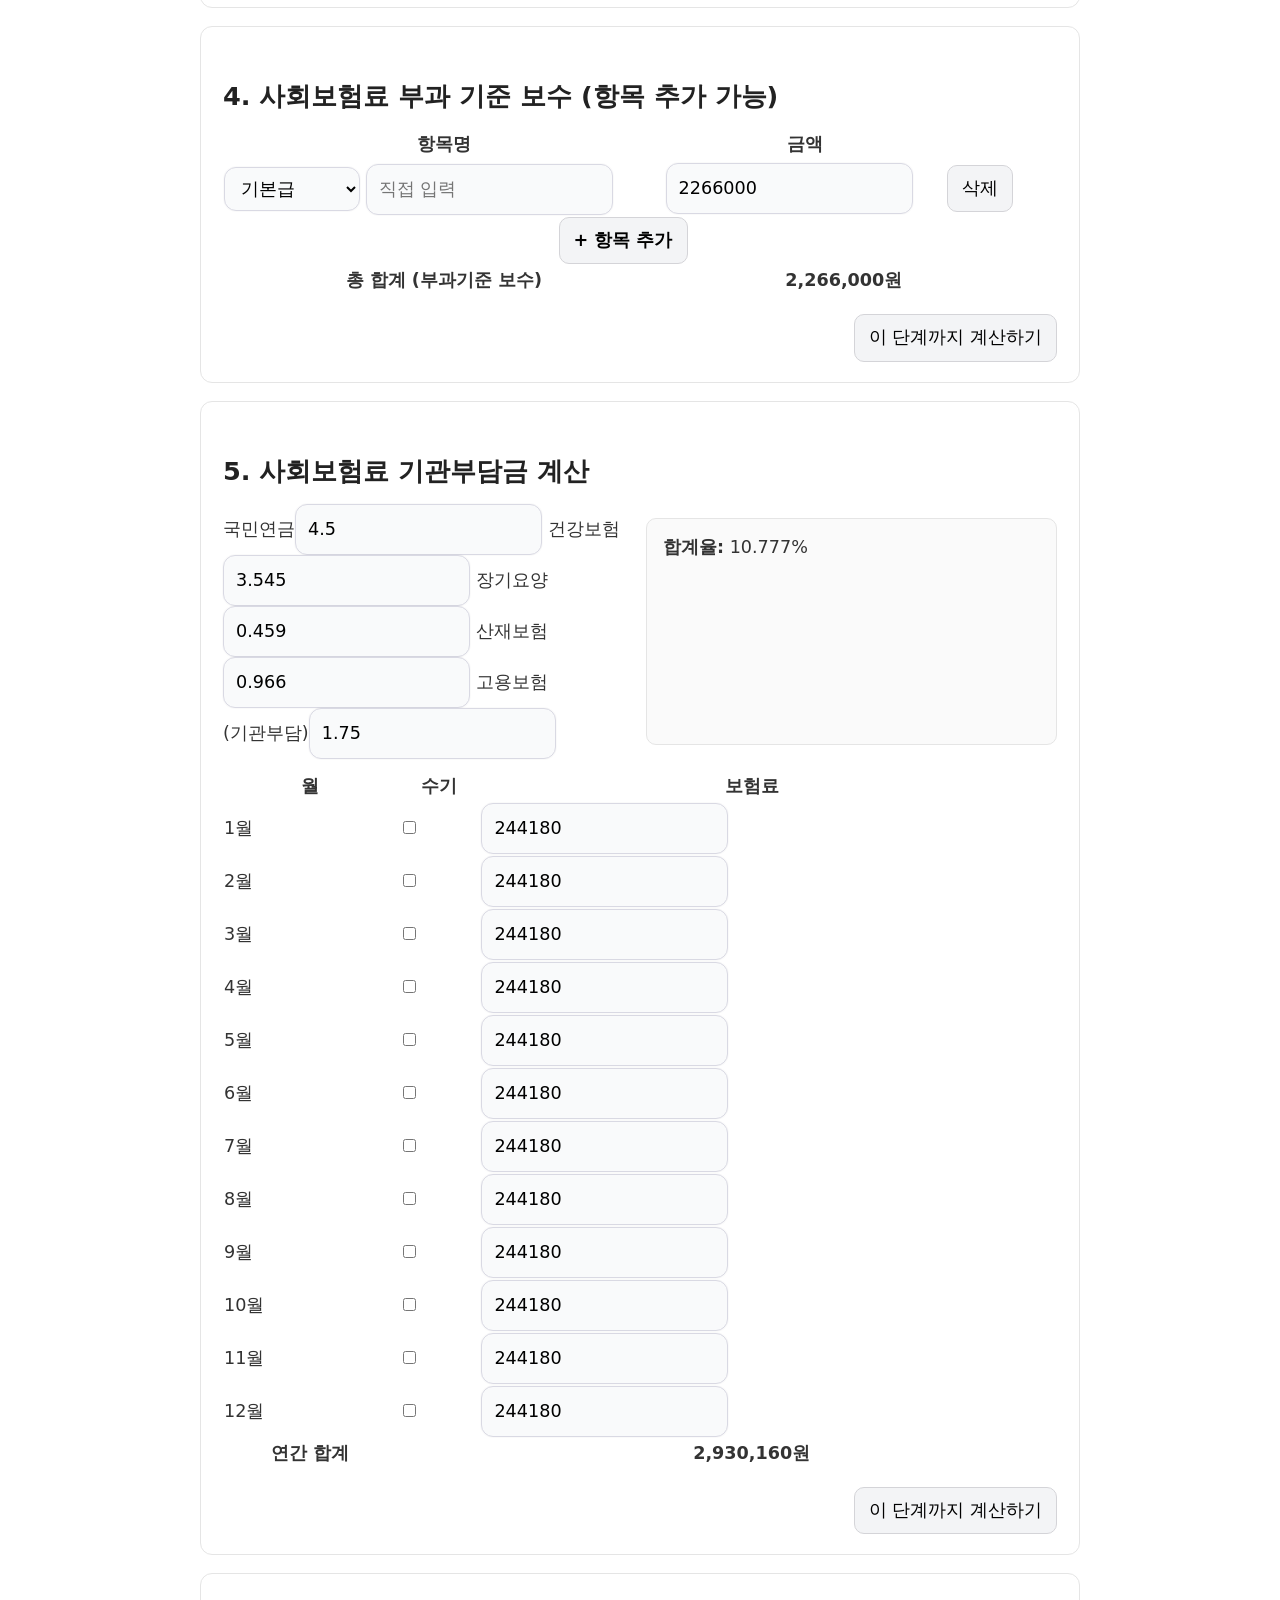
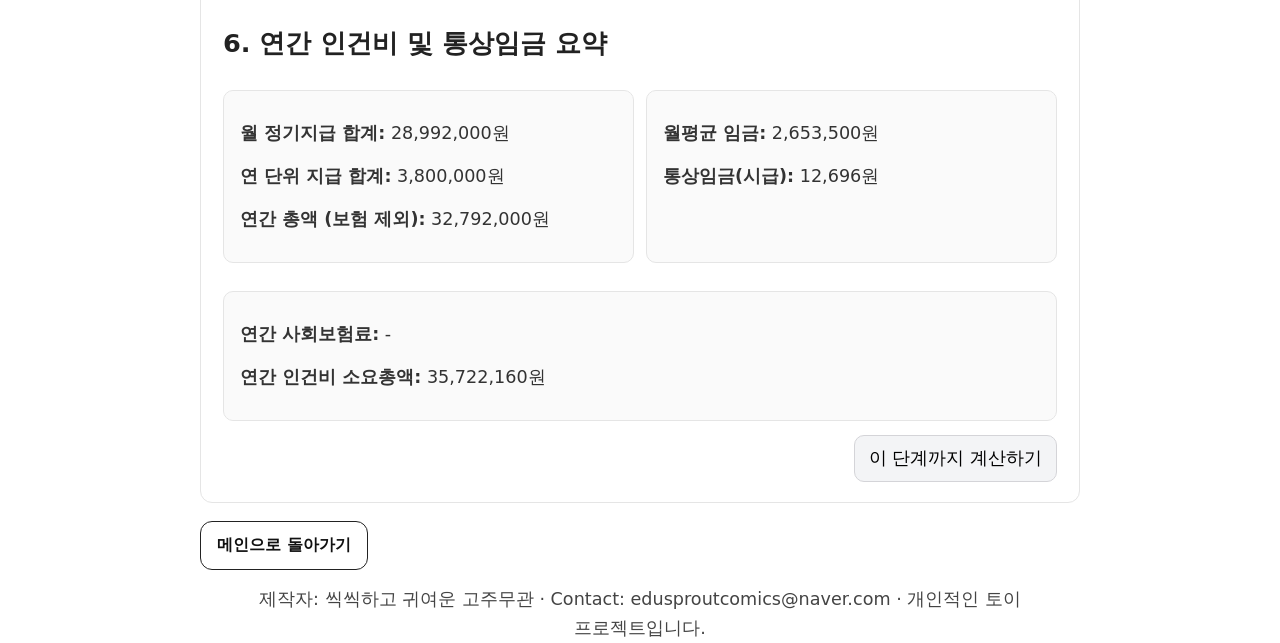
<file: sports-contract-teacher-budget-calculator/index.html>
<!doctype html>
<html lang="ko">
<head>
  <meta charset="utf-8" />
  <meta name="viewport" content="width=device-width, initial-scale=1" />
  <meta name="color-scheme" content="light" />
  <title>스포츠강사 인건비 소요액 계산기 (연단위)</title>
  <link rel="icon" href="/static/favicon.ico" />
  <link rel="stylesheet" href="/static/style.css" />
</head>

<body>
<div class="shell">

<header class="site-header">
  <h1>스포츠강사 인건비 소요액 계산기 (연단위)</h1>
</header>

<main>
<p class="muted">
  ·스포츠강사 운영 계획, 표준근로계약서, 교육공무직 업무 편람 및 보수 처리 요령 등 근거로 작성됨.
</p>

<!-- 1. 기본 정보 -->
<section class="section">
  <h2>1. 기본 정보 입력</h2>
  <div class="grid two">
    <div>
      <label>근로계약 시작일</label>
      <input type="date" id="contractStart" value="2025-03-01" />
    </div>
    <div>
      <label>근로계약 종료일</label>
      <input type="date" id="contractEnd" value="2026-02-28" />
    </div>
    <div>
      <label>주당 소정 근로시간</label>
      <input type="number" id="weeklyHours" value="40" />
      <p class="muted small">·강사 수업량과 무관, 월급제 1유형 적용</p>
    </div>
  </div>

  <div style="margin-top:10px;text-align:right;">
    <button type="button" class="btn-lightgrey" id="btnCalcStep1">이 단계까지 계산하기</button>
  </div>
</section>

<!-- 2. 월정 보수 -->
<section class="section">
  <h2>2. 월 단위 보수 지급액</h2>

  <div class="grid two">
    <div>
      <label>기본급</label>
      <input type="number" id="basicPay" value="2266000" />
    </div>
    <div>
      <label>정액급식비</label>
      <input type="number" id="mealAllowance" value="150000" />
    </div>
    <div>
      <label>가족수당</label>
      <input type="number" id="familyAllowance" value="0" />
    </div>
    <div>
      <label>기타 월정 수당</label>
      <input type="number" id="otherMonthly" value="0" />
    </div>
  </div>

  <hr/>

  <!-- 근속수당 -->
  <label class="label">근속수당</label>
  <label class="checkbox-inline">
    <input type="checkbox" id="seniorityChanged" />
    <span>연도 중 근속연수 변경됨</span>
  </label>

  <div id="senioritySingleBox" class="grid two" style="margin-top:8px;">
    <div>
      <label>근속수당</label>
      <input type="number" id="senioritySingle" value="0" />
    </div>
  </div>

  <div id="senioritySplitBox" class="card" style="display:none;margin-top:8px;">
    <div class="grid two">
      <div>
        <label>기존 근속연수 마지막 월</label>
        <select id="seniorityChangeMonth">
          <option value="3">3월</option><option value="4">4월</option><option value="5">5월</option>
          <option value="6">6월</option><option value="7">7월</option><option value="8">8월</option>
          <option value="9">9월</option><option value="10">10월</option><option value="11">11월</option>
          <option value="12" selected>12월</option>
        </select>
      </div>
    </div>
    <div class="grid two" style="margin-top:6px;">
      <div>
        <label>근속수당 (구간 1)</label>
        <input type="number" id="seniorityBefore" value="0" />
      </div>
      <div>
        <label>근속수당 (구간 2)</label>
        <input type="number" id="seniorityAfter" value="0" />
      </div>
    </div>
  </div>

  <div class="result" style="margin-top:12px;">
    <strong>월 보수액 (기준 금액):</strong> <span id="monthlyFixedDisplay">-</span>
  </div>

  <div style="margin-top:10px;text-align:right;">
    <button type="button" class="btn-lightgrey" id="btnCalcStep2">이 단계까지 계산하기</button>
  </div>
</section>

<!-- 3. 연 단위 지급 -->
<section class="section">
  <h2>3. 연 단위 지급 보수</h2>

  <div class="grid two">
    <div>
      <label>설 명절휴가비</label><input type="number" id="holiday1Amount" value="925000"/>
    </div>
    <div>
      <label>지급월</label><select id="holiday1Month"><option value="1">1월</option><option value="2">2월</option></select>
    </div>

    <div>
      <label>추석 명절휴가비</label><input type="number" id="holiday2Amount" value="925000"/>
    </div>
    <div>
      <label>지급월</label><select id="holiday2Month"><option value="9">9월</option><option value="10">10월</option></select>
    </div>

    <div>
      <label>정기상여금 (연)</label><input type="number" id="bonusAmount" value="1000000"/>
    </div>
    <div>
      <label>지급월</label><select id="bonusMonth"><option value="6">6월</option></select>
    </div>

    <div>
      <label>맞춤형복지비 (연)</label><input type="number" id="welfareAmount" value="650000"/>
    </div>
    <div>
      <label>지급월</label><select id="welfareMonth"><option value="3">3월</option></select>
    </div>

    <div>
      <label>건강검진비 (연)</label><input type="number" id="healthAmount" value="300000"/>
    </div>
    <div>
      <label>당해년도 지급 여부 / 지급월</label>
      <input type="checkbox" id="healthUse" checked />
      <select id="healthMonth"><option value="7">7월</option></select>
    </div>
  </div>

  <div class="result">
    <strong>연 단위 지급 보수 합계:</strong> <span id="annualExtrasDisplay">-</span>
  </div>

  <div style="margin-top:10px;text-align:right;">
    <button type="button" class="btn-lightgrey" id="btnCalcStep3">이 단계까지 계산하기</button>
  </div>
</section>

<!-- 4. 사회보험 부과 기준 보수 -->
<section class="section">
  <h2>4. 사회보험료 부과 기준 보수 (항목 추가 가능)</h2>
  
  <div class="table-wrap">

  <table class="table">
    <thead>
      <tr><th>항목명</th><th>금액</th><th></th></tr>
    </thead>
    <tbody id="insBaseRows"></tbody>
    <tfoot>
      <tr>
        <th colspan="3">
          <button type="button" class="btn-lightgrey" id="addInsBaseRow">+ 항목 추가</button>
        </th>
      </tr>
      <tr>
        <th>총 합계 (부과기준 보수)</th>
        <th colspan="2"><span id="insBaseTotalDisplay">-</span></th>
      </tr>
    </tfoot>
  </table>

     </div>
    
  <div style="margin-top:10px;text-align:right;">
    <button type="button" class="btn-lightgrey" id="btnCalcStep3b">이 단계까지 계산하기</button>
  </div>
</section>

<!-- 5. 사회보험료 -->
<section class="section">
  <h2>5. 사회보험료 기관부담금 계산</h2>

  <div class="grid two">
    <div>
      <label>국민연금</label><input type="number" id="insRatePension" value="4.5" step="0.001" />
      <label>건강보험</label><input type="number" id="insRateHealth" value="3.545" step="0.001" />
      <label>장기요양</label><input type="number" id="insRateLongterm" value="0.459" step="0.001" />
      <label>산재보험</label><input type="number" id="insRateIndustrial" value="0.966" step="0.001" />
      <label>고용보험 (기관부담)</label><input type="number" id="insRateEmploy" value="1.75" step="0.001" />
    </div>

    <div class="card">
      <strong>합계율:</strong> <span id="insRateTotalDisplay">-</span>
    </div>
  </div>

  <div class="table-wrap" style="margin-top:12px;">
    <table class="table">
      <thead><tr><th>월</th><th>수기</th><th>보험료</th></tr></thead>
      <tbody>
        <tr><td>1월</td><td><input type="checkbox" id="insManualM1" /></td><td><input type="number" id="insM1" /></td></tr>
        <tr><td>2월</td><td><input type="checkbox" id="insManualM2" /></td><td><input type="number" id="insM2" /></td></tr>
        <tr><td>3월</td><td><input type="checkbox" id="insManualM3" /></td><td><input type="number" id="insM3" /></td></tr>
        <tr><td>4월</td><td><input type="checkbox" id="insManualM4" /></td><td><input type="number" id="insM4" /></td></tr>
        <tr><td>5월</td><td><input type="checkbox" id="insManualM5" /></td><td><input type="number" id="insM5" /></td></tr>
        <tr><td>6월</td><td><input type="checkbox" id="insManualM6" /></td><td><input type="number" id="insM6" /></td></tr>
        <tr><td>7월</td><td><input type="checkbox" id="insManualM7" /></td><td><input type="number" id="insM7" /></td></tr>
        <tr><td>8월</td><td><input type="checkbox" id="insManualM8" /></td><td><input type="number" id="insM8" /></td></tr>
        <tr><td>9월</td><td><input type="checkbox" id="insManualM9" /></td><td><input type="number" id="insM9" /></td></tr>
        <tr><td>10월</td><td><input type="checkbox" id="insManualM10" /></td><td><input type="number" id="insM10" /></td></tr>
        <tr><td>11월</td><td><input type="checkbox" id="insManualM11" /></td><td><input type="number" id="insM11" /></td></tr>
        <tr><td>12월</td><td><input type="checkbox" id="insManualM12" /></td><td><input type="number" id="insM12" /></td></tr>
      </tbody>
      <tfoot><tr><th>연간 합계</th><th></th><th><span id="insAnnualDisplay">-</span></th></tr></tfoot>
    </table>
  </div>

  <div style="margin-top:10px;text-align:right;">
    <button type="button" class="btn-lightgrey" id="btnCalcStep4">이 단계까지 계산하기</button>
  </div>
</section>

<!-- 6. 요약 -->
<section class="section">
  <h2>6. 연간 인건비 및 통상임금 요약</h2>
  <div class="grid two">
    <div class="card">
      <p><strong>월 정기지급 합계:</strong> <span id="annualFixedDisplay">-</span></p>
      <p><strong>연 단위 지급 합계:</strong> <span id="annualExtrasDisplay2">-</span></p>
      <p><strong>연간 총액 (보험 제외):</strong> <span id="annualTotalDisplay">-</span></p>
    </div>
    <div class="card">
      <p><strong>월평균 임금:</strong> <span id="ordinaryMonthlyDisplay">-</span></p>
      <p><strong>통상임금(시급):</strong> <span id="ordinaryHourlyDisplay">-</span></p>
    </div>
  </div>

  <div class="card">
    <p><strong>연간 사회보험료:</strong> <span id="insAnnualDisplay">-</span></p>
    <p><strong>연간 인건비 소요총액:</strong> <span id="annualTotalWithInsDisplay">-</span></p>
  </div>

  <div style="margin-top:10px;text-align:right;">
    <button type="button" class="btn-lightgrey" id="btnCalcStep5">이 단계까지 계산하기</button>
  </div>
</section>


</main>


  <div class="btns">
      <a class="btn" href="/">메인으로 돌아가기</a>
    </div>


    <footer style="text-align:center; margin-top:15px; color:#444;">
      제작자: 씩씩하고 귀여운 고주무관 · Contact: edusproutcomics@naver.com · 개인적인 토이 프로젝트입니다.
    </footer>


<script src="./script.js"></script>
   <script src="/static/global-loader.js?v=1"></script>
</body>
</html>
</file>
<file: static/style.css>
/* 251204목 공통 스타일 */

/* 박스 모델 통일 */
* {
  box-sizing: border-box;
}

/* =============================
   기본 타이포 & 반응형 글자 크기
   ============================= */
html {
  font-size: 16px; /* PC 기본 rem 기준 */
}

@media (max-width: 600px) {
  html {
    font-size: 15px; /* 모바일은 전체 스케일 자연스럽게 감소 */
  }
}

body {
  margin: 0;
  padding: 0;
  background: #fff;
  color: #111;
  font-family: system-ui, -apple-system, "Segoe UI", Roboto, "Helvetica Neue",
    Arial, "Apple SD Gothic Neo", "Noto Sans KR", "맑은 고딕", sans-serif;
  line-height: 1.5;
  word-break: keep-all;
}

/* 링크 기본 */
a {
  text-decoration: none;
  color: inherit;
}

/* =============================
   전역 헤딩 계층
   ============================= */

/* 페이지 제목: 사이트 전체에서 최우선 */
body h1 {
  font-size: 2.2rem;
  margin: 28px 0 18px;
  text-align: center !important;
  color: #111;
  font-weight: 700;
}

/* 큰 섹션 제목 */
body h2 {
  font-size: 1.6rem;
  margin: 28px 0 12px;
  color: #222;
  font-weight: 700;
}

/* 중간 소제목 */
body h3 {
  font-size: 1.4rem;
  margin: 20px 0 10px;
  color: #222;
  font-weight: 600;
}

/* 소단락 제목 */
body h4 {
  font-size: 1.2rem;
  margin: 16px 0 8px;
  color: #333;
  font-weight: 600;
}

/* =============================
   본문 텍스트
   ============================= */

body p,
body li,
body div,
body span {
  font-size: 1.1rem;
  line-height: 1.65;
  color: #333;
}

body p {
  margin: 14px 0;
}

body li {
  margin: 4px 0;
  line-height: 1.55;
}

ul, ol {
  margin: 12px 0 18px;
  padding-left: 22px;
}

body .muted {
  font-size: 0.95rem;
  color: #666;
}

/* =============================
   예외 클래스(local-*)
   ============================= */

.local-h2 { font-size: 1.3rem !important; }
.local-h3 { font-size: 1.1rem !important; }
.local-large { font-size: 1.2rem !important; }
.local-small { font-size: 0.9rem !important; }
.local-tight { margin-bottom: 6px !important; }
.local-accent { color: #0051a8 !important; }

/* =============================
   레이아웃 공통
   ============================= */

.shell {
  max-width: 880px;
  margin: 0 auto;
}

/* main에 컨테이너 역할(폭/패딩)을 주지 않음: .container에서 관리 */
main {
  margin: 0 auto;
}

.sub {
  margin: 0.25rem 0 0;
  font-size: 1rem;
  color: #555;
}

/* 상단 헤더 */
.site-header {
  background: #fff;
  border-bottom: 1px solid #e8e8ef;
}

.site-header .shell {
  padding: 16px;
}

/* 섹션 카드 */
.section {
  border: 1px solid #e5e5e5;
  border-radius: 12px;
  padding: 20px 22px;
  margin: 18px 0;
  background: #fff;
}

/* 내부 카드 */
.card {
  border: 1px solid #e5e5e5;
  border-radius: 10px;
  padding: 14px 16px;
  margin: 14px 0;
  background: #fafafa;
}

/* =============================
   레이아웃 유틸
   ============================= */

.row {
  display: flex;
  align-items: center;
  gap: 8px;
}

.row.between { justify-content: space-between; }
.row.gap { gap: 10px; }

.grid {
  display: grid;
  gap: 12px;
}

.grid.two { grid-template-columns: repeat(auto-fit, minmax(220px, 1fr)); }
.grid.three { grid-template-columns: repeat(auto-fit, minmax(210px, 1fr)); }

@media (max-width: 640px) {
  .row { flex-wrap: wrap; align-items: flex-start; }
  .grid.two, .grid.three { grid-template-columns: 1fr; }
}

/* =============================
   버튼 스타일
   ============================= */

.btn {
  display: inline-block;
  padding: 10px 16px;
  border-radius: 12px;
  border: 1px solid #222;
  font-weight: 600;
  font-size: 1rem;
  color: #111;
  background: #fff;
  cursor: pointer;
}

.btn + .btn { margin-left: 10px; }
.btn:hover { background: #f3f4f6; }

.btn.primary { background: #111; color: #fff; }
.btn.primary:hover { background: #000; }

.btn.ghost { background: #f9fafb; border-color: #d4d4d8; }
.btn.ghost:hover { background: #eef2ff; }

.btn-desc {
  font-size: 1rem;
  margin: 6px 0 18px;
  color: #333;
}

.btn-lightgrey {
  padding: 8px 14px;
  border-radius: 10px;
  background: #f3f4f6;
  border: 1px solid #d4d4d8;
}

/* 메인으로 돌아가기 */
.home-link-wrap {
  max-width: 880px;
  margin: 16px auto 0;
  padding: 0 16px;
  display: flex;
  justify-content: flex-start;
  gap: 8px;
  flex-wrap: wrap;
}

.btn-home {
  padding: 8px 16px;
  border: 1px solid #d1d5db;
  border-radius: 999px;
  background: #f9fafb;
  font-size: 1rem;
  white-space: nowrap;
}

.btn-home:hover {
  background: #eef2ff;
}

/* =============================
   푸터
   ============================= */

.site-footer {
  border-top: 1px solid #e8e8ef;
  margin-top: 32px;
  padding: 16px 0 20px;
  color: #444;
  font-size: 1rem;
}

.site-footer p { margin: 4px 0; }

/* =============================
   입력 UI
   ============================= */

input,
select,
button,
textarea {
  font: inherit;
}

input[type="text"],
input[type="number"],
input[type="time"],
input[type="date"],
select,
textarea {
  padding: 10px 12px;
  border: 1px solid #d9d9e3;
  border-radius: 12px;
  background: #f9fafb;
  outline: none;
  min-width: 0;
  box-shadow: 0 0 0 1px rgba(0, 0, 0, 0.02);
}

input:focus,
select:focus,
textarea:focus {
  border-color: #b4b4d0;
  box-shadow: 0 0 0 2px rgba(180, 180, 208, 0.25);
  background: #fff;
}

input:disabled,
select:disabled,
textarea:disabled {
  background: #f6f7fb;
  color: #888;
}

.numeric { text-align: right; }

/* =============================
   구분선(hr)
   ============================= */

hr {
  border-top: 1px solid #ddd;
  margin: 26px 0;
  opacity: 0.9;
}

body h2 + hr {
  margin-top: 10px !important;
}

/* =============================
   테이블 스타일
   ============================= */

.table-wrap,
.table-wrapper {
  width: 100%;
  max-width: 100%;
  overflow-x: auto;
  -webkit-overflow-scrolling: touch;
  margin: 12px 0;
  padding-bottom: 6px;
}

.table-wrap table,
.table-wrapper table {
  min-width: 800px;
  border-collapse: collapse;
}

.sheetlike {
  width: 100%;
  border-collapse: collapse;
  font-size: 1rem;
  background: #fff;
}

.sheetlike th,
.sheetlike td {
  border: 1px solid #e5e7eb;
  padding: 8px 10px;
}

.sheetlike th {
  background: #f9fafb;
  font-weight: 600;
}

/* =============================
   ↓↓↓ 요청사항 적용 부분 ↓↓↓
   simple-table 정렬
   ============================= */

.simple-table th {
  text-align: left;
}

.simple-table td {
  text-align: right;
  padding-right: 4px;
}

.note {
  margin-top: 8px;
  font-size: 1rem;
  color: #555;
}

/* =============================
   header/footer 레이아웃 통일
   ============================= */

.site-header .shell,
.site-footer .shell {
  max-width: 880px;
  margin: 0 auto;
  padding: 0 16px;
}

/* 모든 셀렉트 박스가 그리드 밖으로 넘치지 않도록 강제 */
.field select {
  max-width: 100%;
  width: 100%;
  box-sizing: border-box;
}

/* =========================================================
   index.html 전용(기존 인라인 스타일 제거 후 통합)
   ========================================================= */

/* main 컨테이너 */
.container {
  max-width: 880px;
  margin: 0 auto;
  padding: 24px 16px;
}

/* index 서브타이틀 */
.subtitle {
  margin: 0 0 12px;
  color: #444;
  font-size: 0.98rem;
  text-align: center;
}

/* 다운로드 섹션 약간 강조 */
.dl-section {
  background: #fafafa;
}

/* 다운로드 섹션 설명(간격만) */
.dl-desc {
  margin: 0 0 10px;
}

/* 다운로드 섹션 - 프로그램 스크린샷 */
.dl-shot{
  margin: 14px 0 0;
  padding: 12px;
  border: 1px solid #e5e5e5;
  border-radius: 12px;
  background: #fff;
}

.dl-shot img{
  display: block;
  width: 100%;
  height: auto;
  border-radius: 10px;
}

/* 캡션: 이미지 위 배치 기준 */
.dl-caption{
  margin: 0 0 8px;
  font-size: 0.95rem;
  color: #666;
}

/* =================================================
   업무 경감 프로그램 카드형 UI
   ================================================= */

.tool-grid {
  display: grid;
  gap: 18px;
}

.tool-card {
  border: 1px solid #e5e5e5;
  border-radius: 14px;
  padding: 18px 20px;
  background: #fff;
}

.tool-head { margin-bottom: 10px; }

.tool-title {
  font-size: 1.2rem;
  font-weight: 700;
  margin: 0 0 4px;
  color: #111;
}

.tool-sub {
  font-size: 0.95rem;
  color: #555;
  margin: 0;
}

.tool-body { margin-top: 10px; }

.tool-list {
  margin: 0 0 12px;
  padding-left: 0;
  list-style: none;
}

.tool-list li {
  font-size: 0.95rem;
  color: #333;
  margin: 4px 0;
}

.tool-btn { margin-top: 6px; }

.tool-shot {
  margin-top: 14px;
  padding: 10px;
  border-radius: 12px;
  background: #fafafa;
  border: 1px solid #e5e5e5;
}

.tool-caption {
  margin: 0 0 8px;
  font-size: 0.9rem;
  color: #666;
}

.tool-shot img {
  width: 100%;
  height: auto;
  border-radius: 10px;
  display: block;
}

@media (max-width: 640px) {
  .tool-card { padding: 16px; }
}


/* ===============================
   이미지 오버플로우 강제 방지
   =============================== */

/* 카드/섹션 내부에서 넘침 차단 */
.section,
.tool-card,
.tool-shot {
  overflow-x: hidden;
}

/* 스크린샷 래퍼 패딩 제거 */
.tool-shot {
  padding: 0;
  margin-top: 14px;
  border-radius: 12px;
  background: #fafafa;
  border: 1px solid #e5e5e5;
}

/* 이미지: 절대 안 넘치게 */
.tool-shot img {
  display: block;
  width: 100%;
  max-width: 100%;
  height: auto;
  border-radius: 10px;
}

/* 모바일에서 혹시 모를 계산 오차 추가 차단 */
@media (max-width: 640px) {
  .tool-shot img {
    width: 100%;
    max-width: 100vw;
  }
}

/* 썸네일 */
.tool-thumb {
  display: block;
  width: 100%;
  max-width: 100%;
  height: auto;
  border-radius: 10px;
  cursor: zoom-in;
}

/* 모달 */
.img-modal {
  display: none;
  position: fixed;
  inset: 0;
  z-index: 9999;
}

.img-modal-backdrop {
  position: absolute;
  inset: 0;
  background: rgba(0, 0, 0, 0.65);
}

.img-modal-stage {
  position: absolute;
  inset: 0;
  overflow: hidden;
  touch-action: none; /* 핀치/드래그 제어를 JS에서 수행 */
}

.img-modal-content {
  position: absolute;
  top: 50%;
  left: 50%;
  max-width: 92vw;
  max-height: 92vh;
  transform: translate(0px, 0px) scale(1);
  transform-origin: center center;
  translate: -50% -50%;
  border-radius: 12px;
  background: #fff;
  cursor: zoom-out;
  will-change: transform;
}

.img-modal-close {
  position: absolute;
  top: 14px;
  right: 14px;
  width: 40px;
  height: 40px;
  border-radius: 999px;
  border: 1px solid rgba(255,255,255,0.35);
  background: rgba(0,0,0,0.45);
  color: #fff;
  font-size: 28px;
  line-height: 36px;
  cursor: pointer;
}

.img-modal-hint {
  position: absolute;
  left: 50%;
  bottom: 14px;
  transform: translateX(-50%);
  padding: 6px 10px;
  border-radius: 999px;
  background: rgba(0,0,0,0.45);
  color: #fff;
  font-size: 0.9rem;
}

/* ===============================
   실행화면 접기/펼치기
   =============================== */

.shot-details {
  margin-top: 12px;
  border: 1px solid #e5e5e5;
  border-radius: 12px;
  background: #fafafa;
  padding: 10px 12px;
}

/* summary 기본 화살표는 유지해도 되고, 커스텀도 가능 */
.shot-summary {
  cursor: pointer;
  font-weight: 700;
  color: #111;
  font-size: 0.98rem;
  list-style: none;
}

/* 크롬/사파리 기본 마커 숨기고 싶으면 사용 */
.shot-summary::-webkit-details-marker {
  display: none;
}

.shot-summary::before {
  content: "▸ ";
}

.shot-details[open] .shot-summary::before {
  content: "▾ ";
}

.shot-summary:hover {
  text-decoration: underline;
}

/* 펼쳤을 때 내부 여백 */
.shot-details[open] .tool-shot {
  margin-top: 10px;
}

/* figure 기본 여백 제거 */
.tool-shot {
  margin: 0;
  padding: 0;
  border: 0;
  background: transparent;
}
</file>
